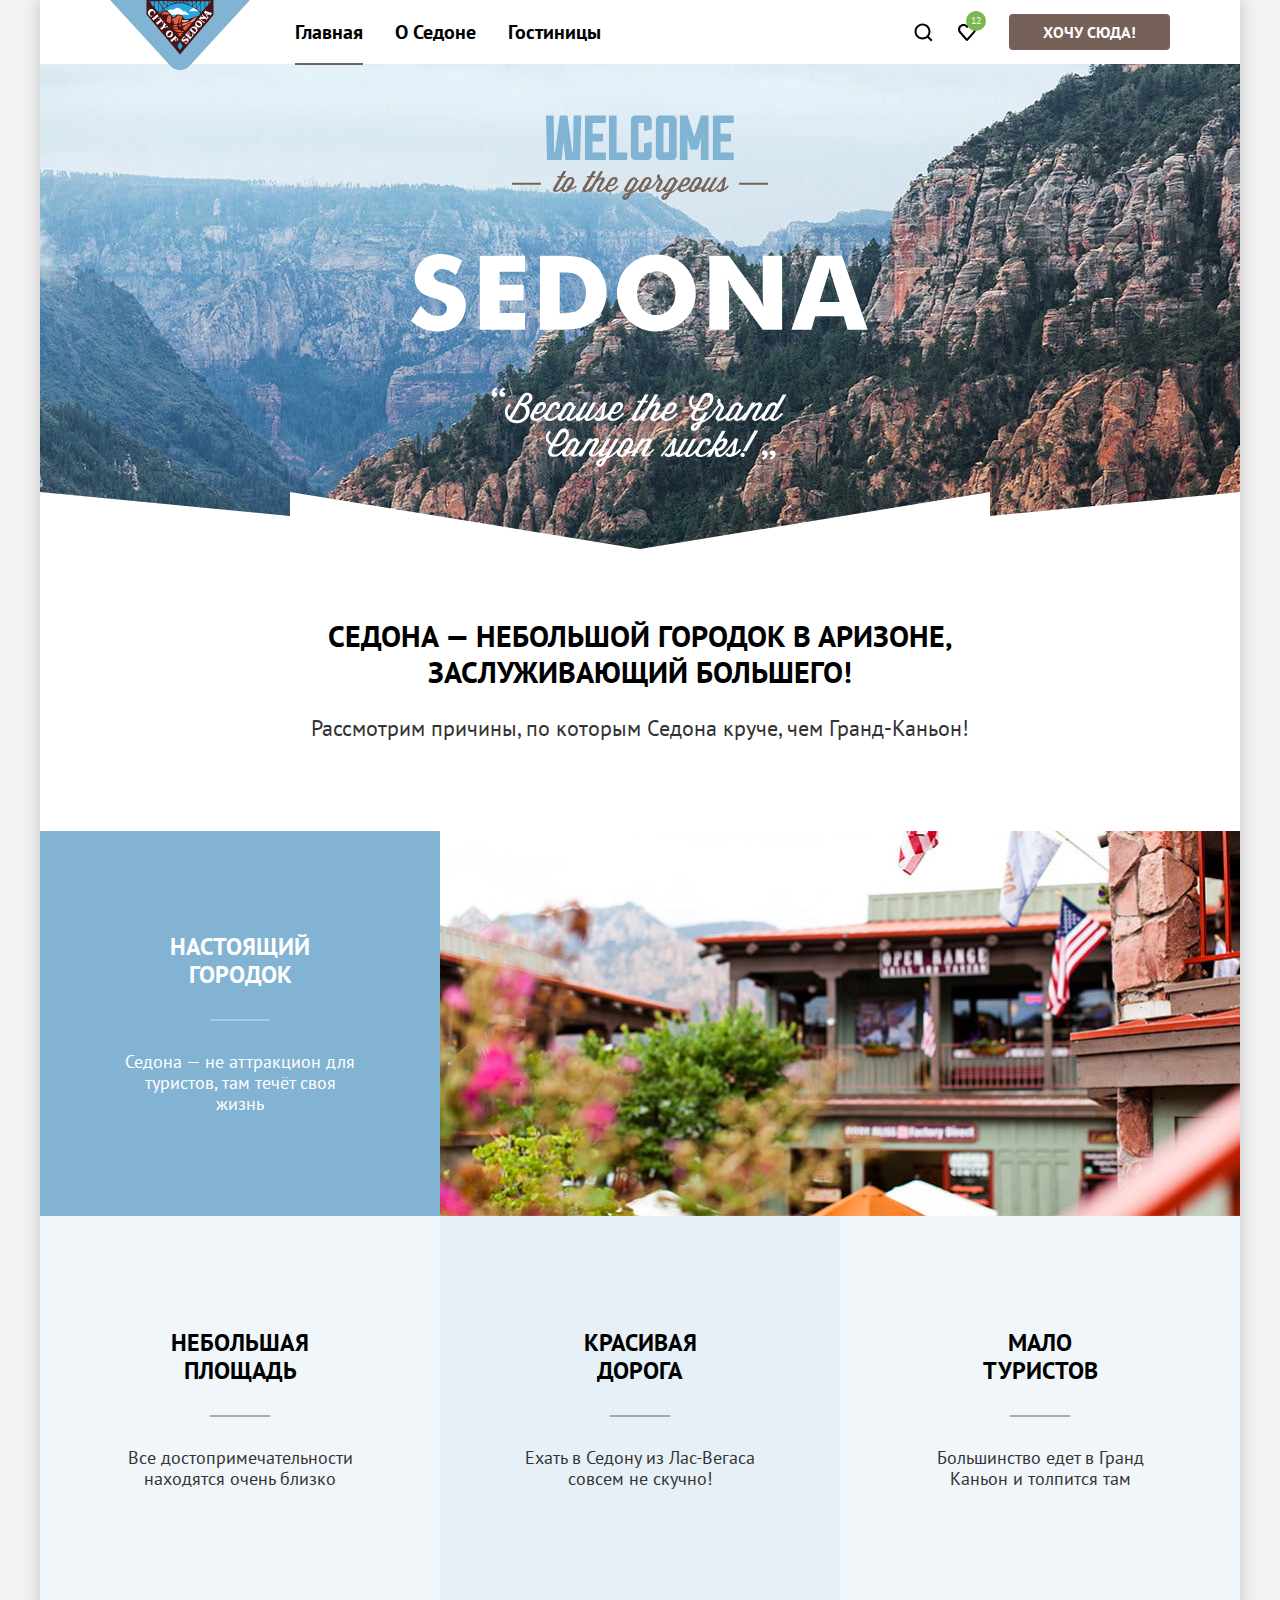
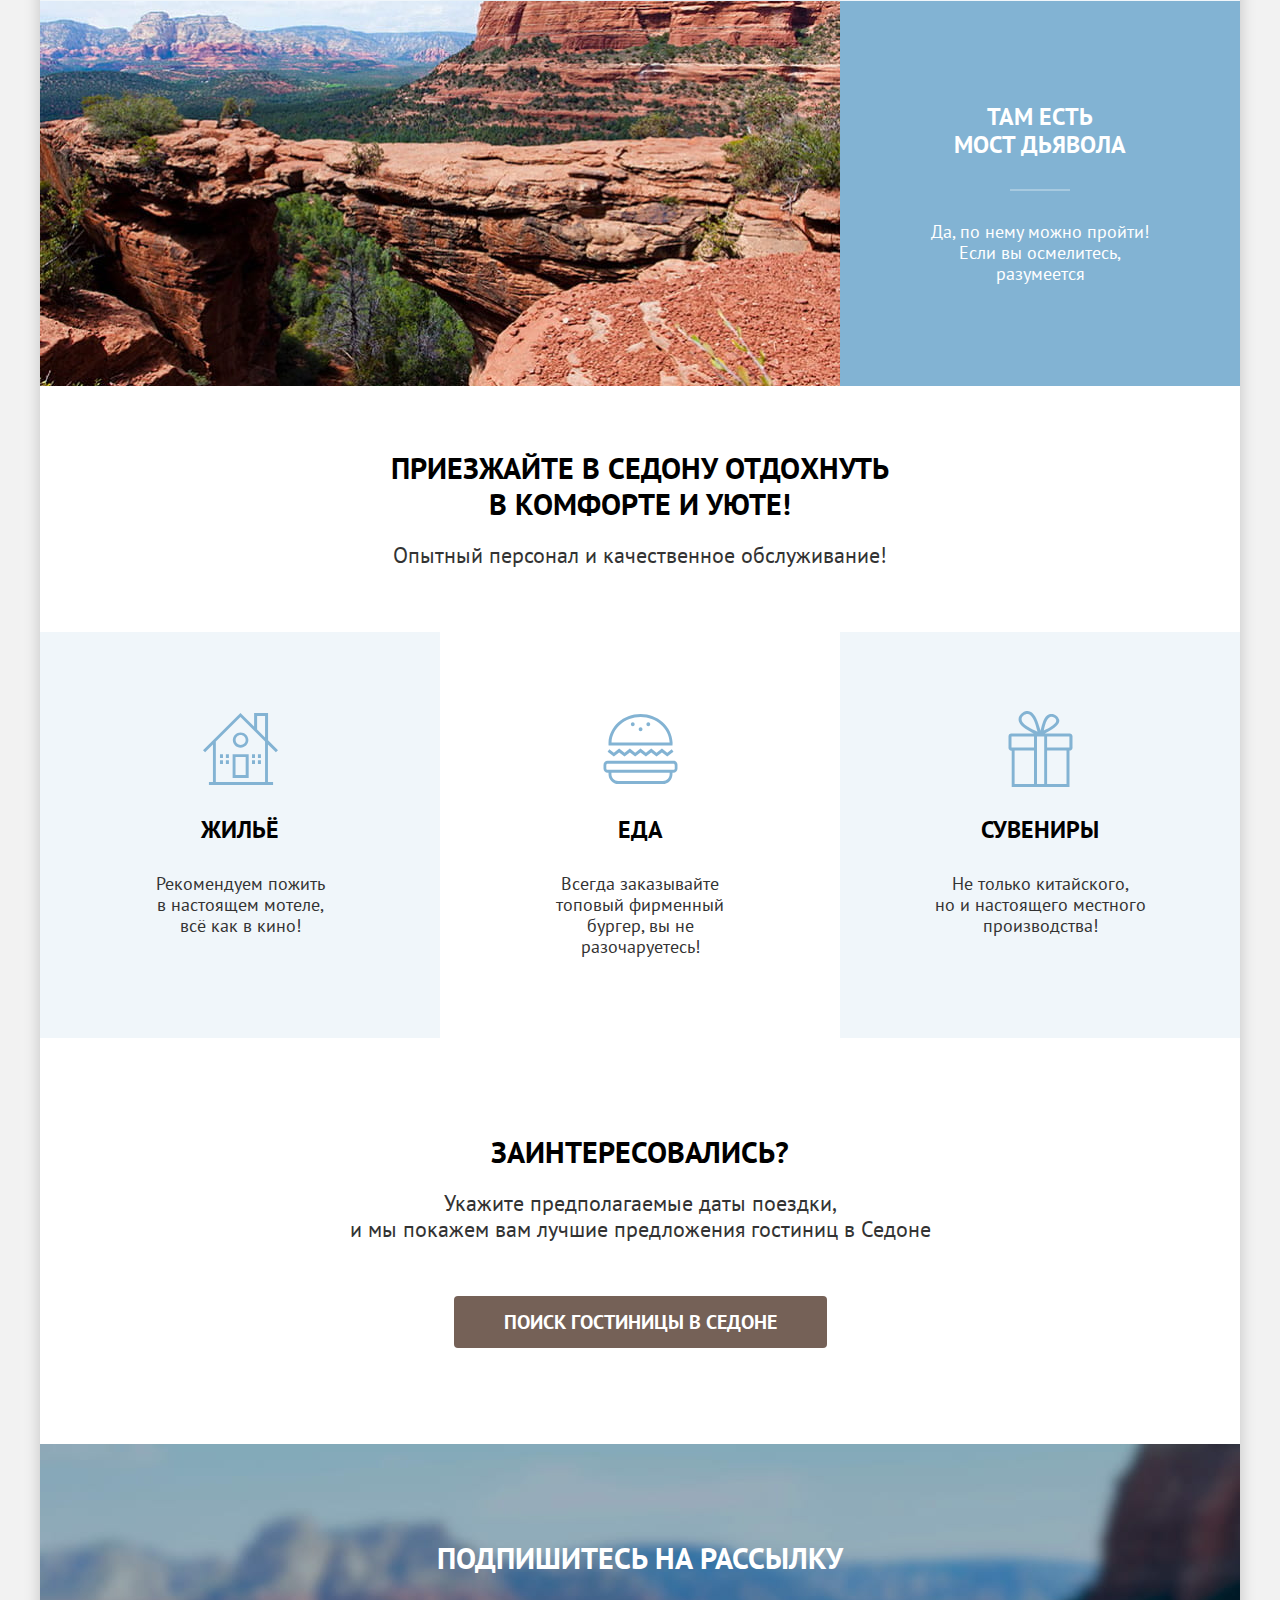
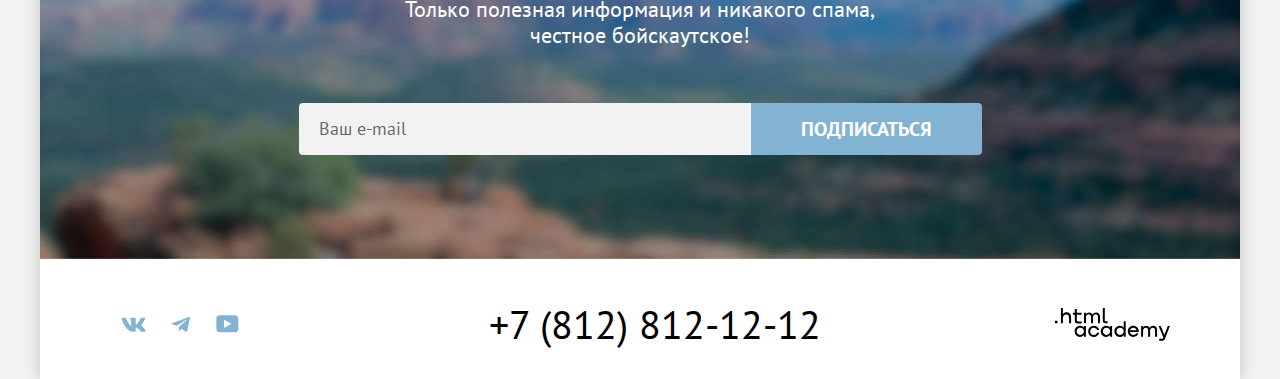
<file: index.html>
<!DOCTYPE html>
<html lang="ru">

  <head>
    <meta charset="UTF-8">
    <meta name="viewport" content="width=device-width, initial-scale=1.0">
    <title>HTML Academy: Седона</title>
    <link rel="stylesheet" href="styles/styles.css">
    <link rel="icon" href="favicon.ico">
    <link rel="icon" type="image/png" href="images/icons/favicon32x32.png">
  </head>

  <body>
    <div class="page-wrapper">
      <header class="main-header" data-test="header">
        <nav class="header-nav">
          <a class="logo" href="index.html">
            <img class="logo-img" src="images/logo-sedona.svg" width="140" height="70" alt="Логотип с надписью City of Sedona">
          </a>
          <!-- Блок ссылок навигации по сайту. Start -->
          <ul class="navigation-site">
            <li>
              <a class="link link--current" aria-current="page">Главная</a>
            </li>
            <li>
              <a class="link" href="#">О Седоне</a>
            </li>
            <li>
              <a class="link" href="catalog.html">Гостиницы</a>
            </li>
          </ul>
          <!-- Блок ссылок навигации по сайту. End -->
          <!-- Блок ссылок меню пользователя. Start -->
          <ul class="menu-user">
            <li class="menu-user__item">
              <a class="link link--ico-search" href="#">
                <span class="visually-hidden">Поиск</span>
              </a>
            </li>
            <li class="menu-user__item">
              <a class="link link--ico-favorites" href="#">
                <span class="visually-hidden">В избранном</span>
                <span class="span-number">12</span>
              </a>
            </li>
          </ul>
          <a class="link link--button-want" href="#">Хочу сюда!</a>
          <!-- Блок ссылок меню пользователя. End -->
        </nav>
      </header>
      <main class="main-container main" data-test="main">
        <section class="hero" data-test="hero">
          <h1 class="visually-hidden">Седона — город в Аризоне</h1>
          <p class="visually-hidden" lang="en">Welcome, to the gorgeous Sedona, <q>because the grand canyon sucks!</q></p>
          <p class="visually-hidden" lang="ru">Переводится как: Добро пожаловать в великолепную Седону, <q>потому что Гранд-Каньон – отстой!</q></p>
          <img class="hero__img" src="images/hero-text.svg" width="458" height="352" alt="" aria-hidden="true">
        </section>
        <section class="advantages" data-test="advantages">
          <p class="advantages__title title">Седона — небольшой городок в Аризоне,<br> заслуживающий большего!</p>
          <h2 class="advantages__desc description">Рассмотрим причины, по которым Седона круче, чем Гранд-Каньон!</h2>
          <ul class="advantages__list">
            <li class="advantages__item-list--wide advantages__item-list--bg-color-blue">
              <div class="advantages__wrapper">
                <h3 class="advantages__subtitle subtitle advantages--tcolor">Настоящий городок</h3>
                <p class="advantages__subdesc subdescription advantages--tcolor">Седона — не аттракцион для туристов, там течёт своя жизнь</p>
              </div>
              <img class="advantages__image" src="images/advantages-image-1.jpg" width="800" height="385" alt="Улица с домами в Седоне, в далеке виднеются горы">
            </li>
            <li class="advantages__item-list advantages__item-list--bg-color-lightgray">
              <h3 class="advantages__subtitle subtitle">Небольшая площадь</h3>
              <p class="advantages__subdesc subdescription">Все достопримечательности находятся очень близко</p>
            </li>
            <li class="advantages__item-list advantages__item-list--bg-color-gray">
              <h3 class="advantages__subtitle subtitle">Красивая<br>дорога</h3>
              <p class="advantages__subdesc subdescription">Ехать в Седону из Лас-Вегаса совсем не скучно!</p>
            </li>
            <li class="advantages__item-list advantages__item-list--bg-color-lightgray">
              <h3 class="advantages__subtitle subtitle">Мало<br>туристов</h3>
              <p class="advantages__subdesc subdescription">Большинство едет в Гранд Каньон и толпится там</p>
            </li>
            <li class="advantages__item-list--wide advantages__item-list--bg-color-blue">
              <img class="advantages__image" src="images/advantages-image-2.jpg" width="800" height="385" alt="Мост дьявола, большая естественная арка в скалах из красного песчаника, образовавшаяся из-за ветра и дождей">
              <div class="advantages__wrapper">
                <h3 class="advantages__subtitle subtitle advantages--tcolor">Там есть<br>мост дьявола</h3>
                <p class="advantages__subdesc subdescription advantages--tcolor">Да, по нему можно пройти! Если вы осмелитесь, разумеется</p>
              </div>
            </li>
          </ul>
        </section>
        <section class="infrastructure" data-test="service">
          <h2 class="visually-hidden">Инфраструктура города Седона</h2>
          <p class="infrastructure__title title">Приезжайте в Седону отдохнуть<br> в комфорте и уюте!</p>
          <p class="infrastructure__desc description">Опытный персонал и качественное обслуживание!</p>
          <ul class="infrastructure__list">
            <li class="infrastructure__item-list infrastructure__ico-house infrastructure__item-list--bg-color-lightgray">
              <h3 class="infrastructure__subtitle subtitle">Жильё</h3>
              <p class="infrastructure__subdesc subdescription">Рекомендуем пожить<br>в настоящем мотеле,<br>всё как в кино!</p>
            </li>
            <li class="infrastructure__item-list infrastructure__ico-food">
              <h3 class="infrastructure__subtitle subtitle">Еда</h3>
              <p class="infrastructure__subdesc subdescription">Всегда заказывайте<br>топовый фирменный бургер, вы не разочаруетесь!</p>
            </li>
            <li class="infrastructure__item-list infrastructure__ico-souvenir infrastructure__item-list--bg-color-lightgray">
              <h3 class="infrastructure__subtitle subtitle">Сувениры</h3>
              <p class="infrastructure__subdesc subdescription">Не только китайского,<br>но и настоящего местного производства!</p>
            </li>
          </ul>
        </section>
        <section class="search" data-test="search">
          <h2 class="visually-hidden">Поиск гостиницы в Cедоне</h2>
          <p class="search__title title">Заинтересовались?</p>
          <p class="search__desc description">Укажите предполагаемые даты поездки,<br> и мы покажем вам лучшие предложения гостиниц в Седоне</p>
          <a class="search__link-button" href="#">Поиск гостиницы в Cедоне</a>
        </section>
        <section class="newsletter" data-test="subscribe">
          <h2 class="newsletter__title title">Подпишитесь на рассылку</h2>
          <p class="newsletter__desc description">Только полезная информация и никакого спама,<br> честное бойскаутское!</p>
          <form class="newsletter__form" action="https://echo.htmlacademy.ru/" method="post">
            <label class="visually-hidden" for="field-email">Напишите ваш e-mail</label>
            <input class="form-newsletter__input" type="email" name="newsletter-input" id="field-email" placeholder="Ваш e-mail" required>
            <button class="form-newsletter__button" type="submit">Подписаться</button>
          </form>
        </section>
      </main>
      <footer class="main-footer" data-test="footer">
        <ul class="footer-list">
          <!-- Блок ссылок на соцсети. Start -->
          <li>
            <ul class="socials-list">
              <li>
                <a class="socials-list__link link-vk" href="https://vk.com/htmlacademy">
                  <span class="visually-hidden">Перейти в VK</span>
                </a>
              </li>
              <li>
                <a class="socials-list__link link-telegram" href="https://t.me/htmlacademy">
                  <span class="visually-hidden">Перейти в Telegram</span>
                </a>
              </li>
              <li>
                <a class="socials-list__link link-youtube" href="https://www.youtube.com/user/htmlacademyru">
                  <span class="visually-hidden">Перейти в Youtube</span>
                </a>
              </li>
            </ul>
          </li>
          <!-- Блок ссылок на соцсети. End -->
          <li>
            <a class="link-phone" href="tel:+78128121212">+7 (812) 812-12-12</a>
          </li>
          <li>
            <a class="link-htmlacademy" href="https://htmlacademy.ru/">
              <span class="visually-hidden">Перейти на сайт Html Academy</span>
            </a>
          </li>
        </ul>
      </footer>
    </div>
    <div class="modal-container modal-container-hidden">
      <div class="modal modal-search-hotel" data-test="modal">
        <h2 class="title modal-search__title">Поиск гостиницы в Седоне</h2>
        <button class="modal-close-button" type="button">
          <span class="visually-hidden">Закрыть</span>
        </button>
        <form class="modal-search-form" action="https://echo.htmlacademy.ru/" method="post">

          <label class="modal__subtitle" for="data-arrival-id">Дата Заезда:</label>
          <div class="modal__wrapper-input">
            <input class="modal__data data-arrival" type="text" name="data-arrival" id="data-arrival-id" value="27 апреля 2020" required>
            <label class="modal__data-icon" for="data-arrival-id" aria-hidden="true"></label>
            <span class="data-note note-error">Мы не можем отправить вас в прошлое.</span>
          </div>

          <label class="modal__subtitle" for="data-out-id">Дата Выезда:</label>
          <div class="modal__wrapper-input">
            <input class="modal__data data-out" type="text" name="data-out" id="data-out-id" value="1 сентября 2023" required>
            <label class="modal__data-icon" for="data-out-id" aria-hidden="true"></label>
            <span class="data-note data-out__note">На эти даты есть свободные номера. Пока есть.</span>
          </div>

          <label class="modal__subtitle modal__subtitle-people" for="number-adult-id">Взрослые:</label>
          <span class="number-input-button input-button-adult">
            <input class="number-people number-adult" type="number" name="number-adult" id="number-adult-id" min="0" value="2" required>
            <button class="number-button number-button-minus" type="button"><span class="visually-hidden">Уменьшить количество взрослых</span></button>
            <button class="number-button number-button-plus" type="button"><span class="visually-hidden">Увеличить количество взрослых</span></button>
          </span>

          <span class="label-tooltip label-tooltip-wrapper">
            <label class="modal__subtitle modal__subtitle-people modal__subtitle-child label-tooltip" for="number-child-id">Дети:</label>
            <span class="tooltip">
              <button class="tooltip-toggle" type="button" aria-labelledby="tooltip-label-date"></button>
              <span class="tooltip-text" role="tooltip" id="tooltip-label-date">Укажите количество детей, которые будут с вами, возраст которых от 6 до 18 лет. Дети до 6 лет размещаются бесплатно.</span>
            </span>
          </span>
          <span class="number-input-button input-button-child">
            <input class="number-people number-child" type="number" name="number-child" id="number-child-id" min="0" value="2" required>
            <button class="number-button number-button-minus" type="button"><span class="visually-hidden">Уменьшить количество детей</span></button>
            <button class="number-button number-button-plus" type="button"><span class="visually-hidden">Увеличить количество детей</span></button>
          </span>

          <button class="modal__submit" type="submit">Найти</button>

        </form>
      </div>
    </div>
  </body>

</html>
</file>
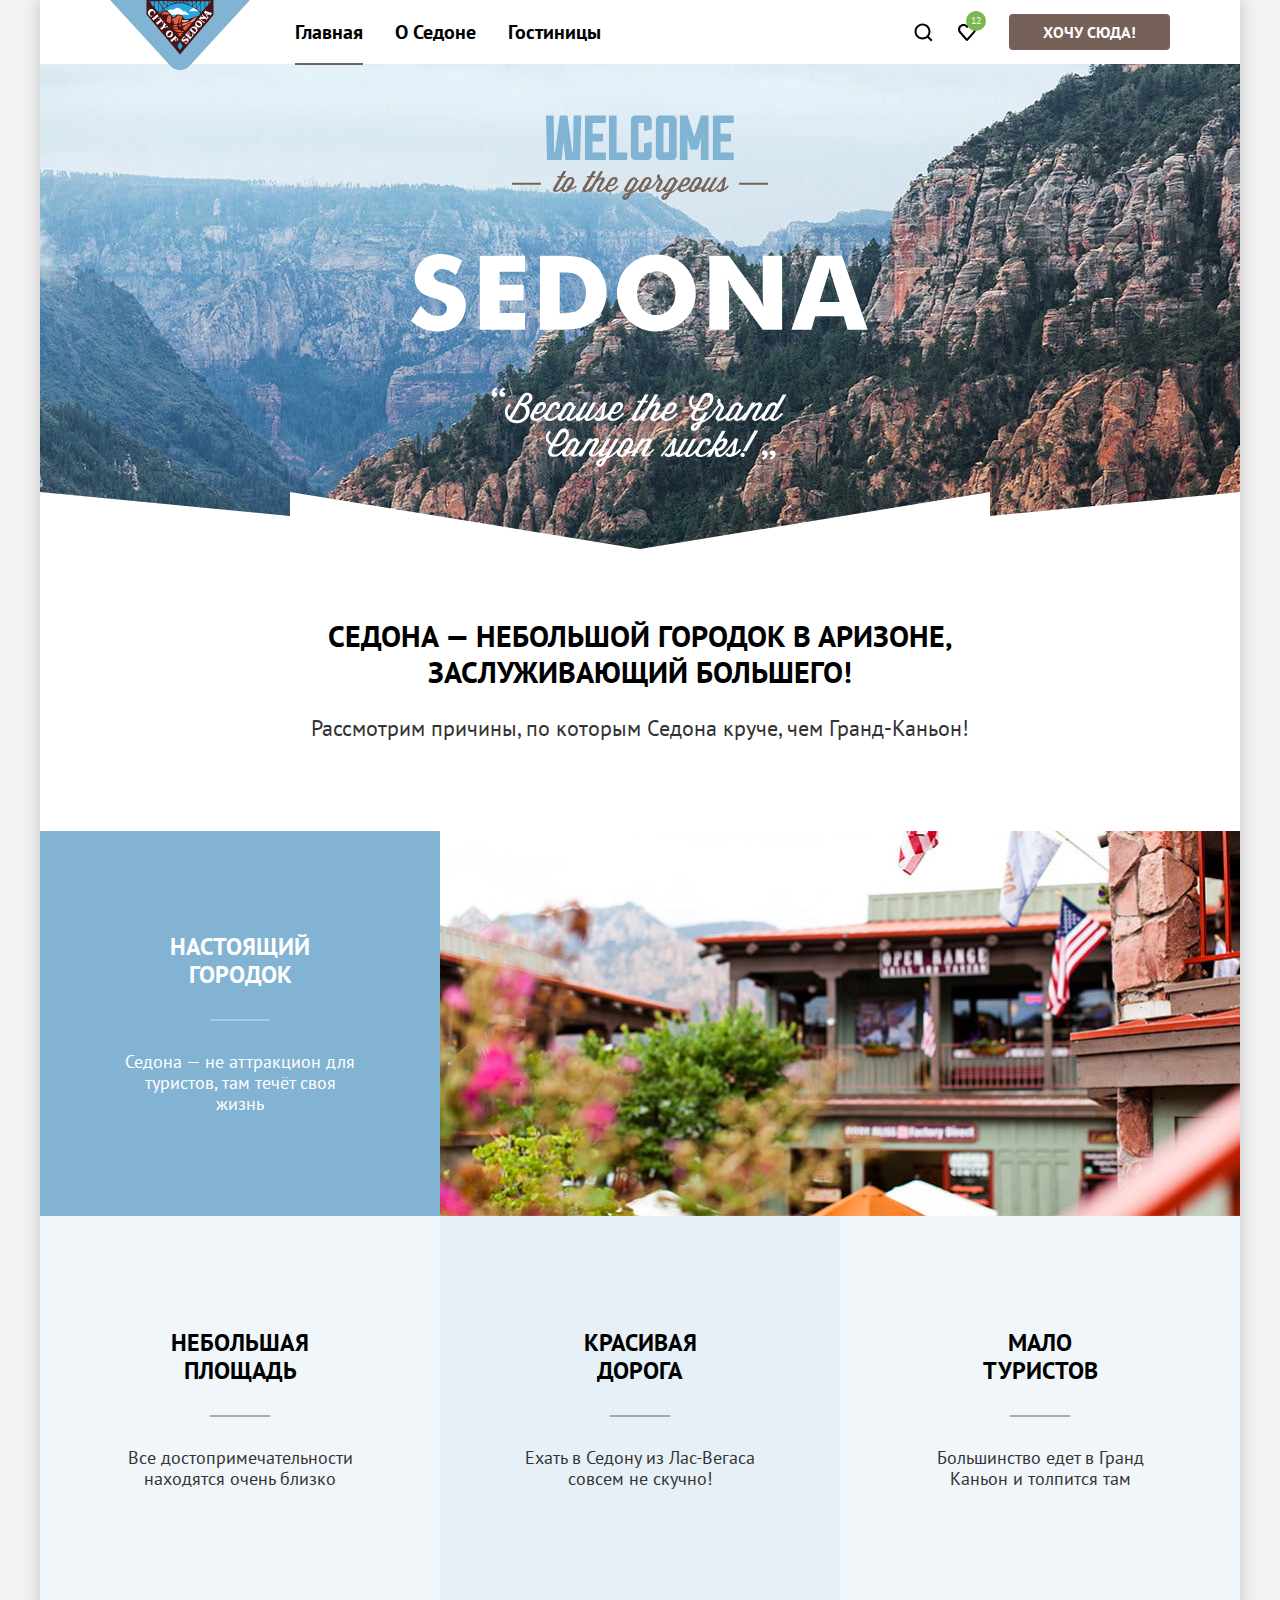
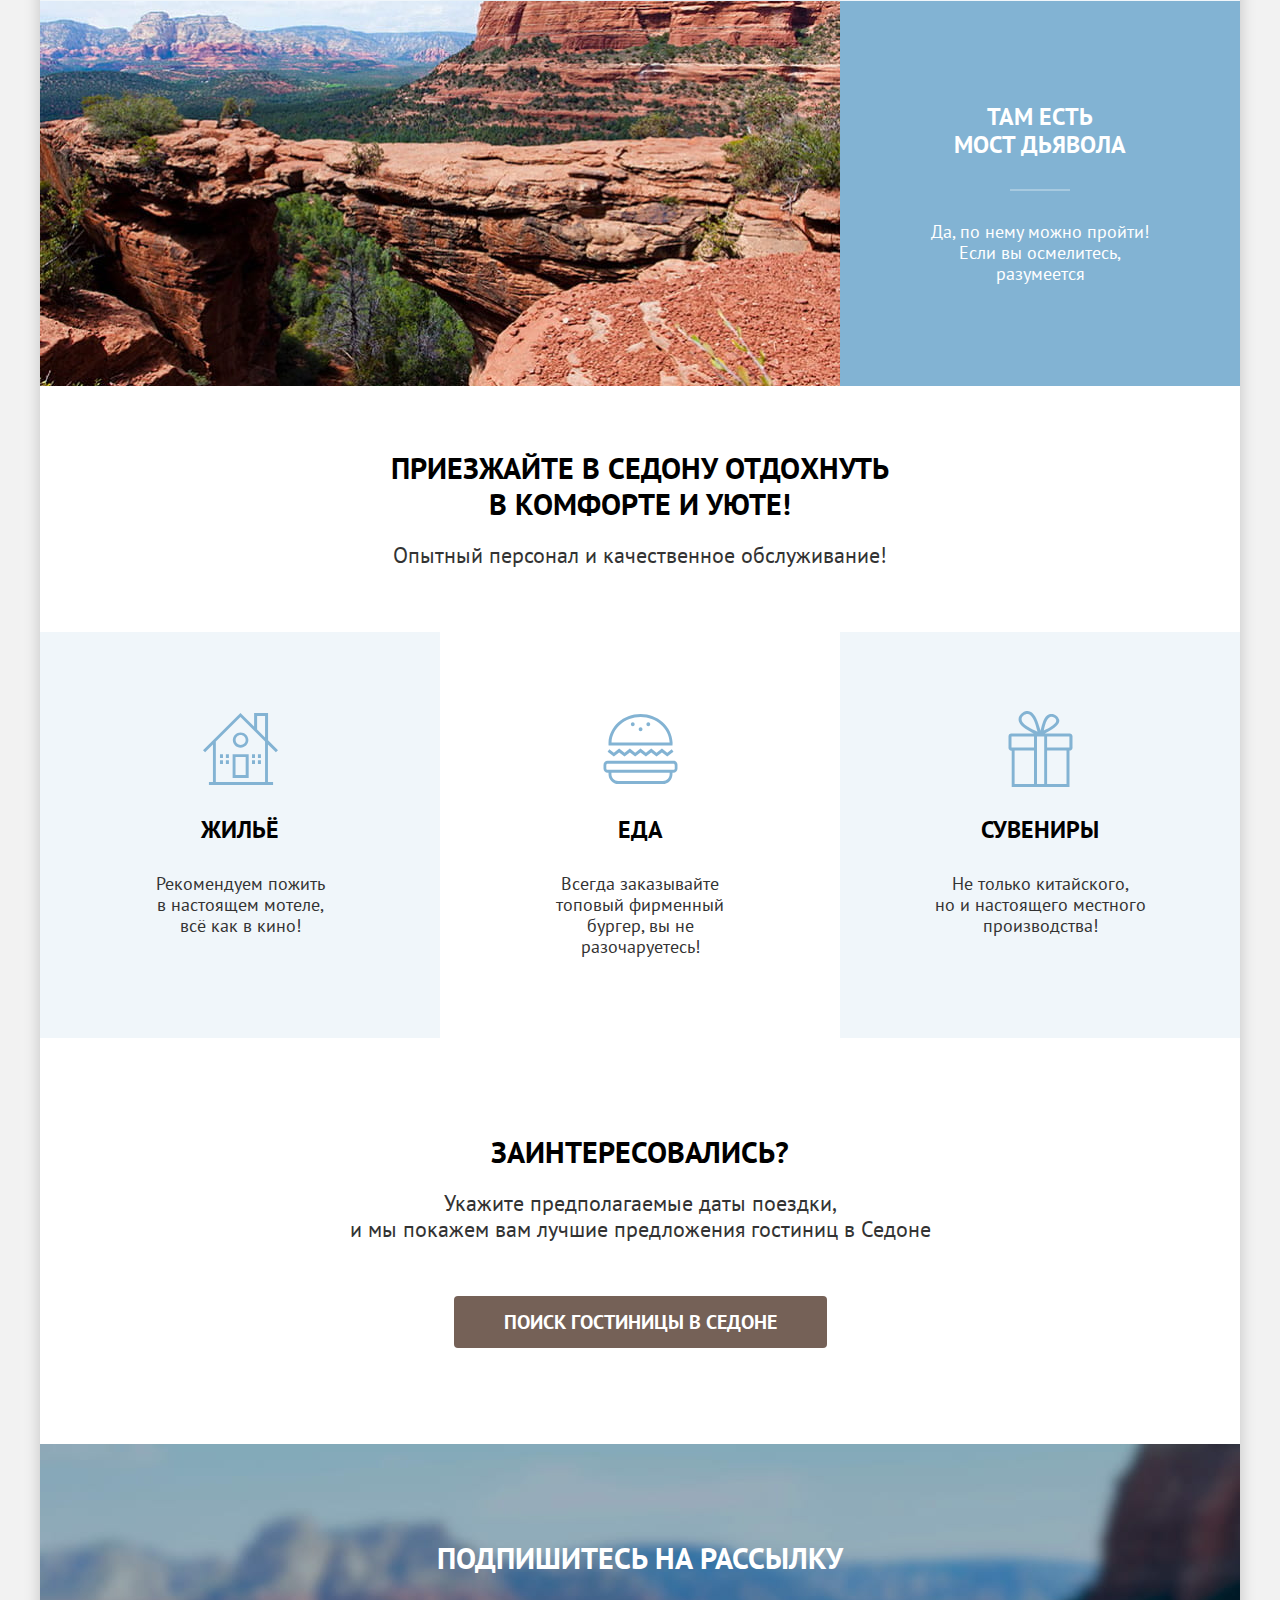
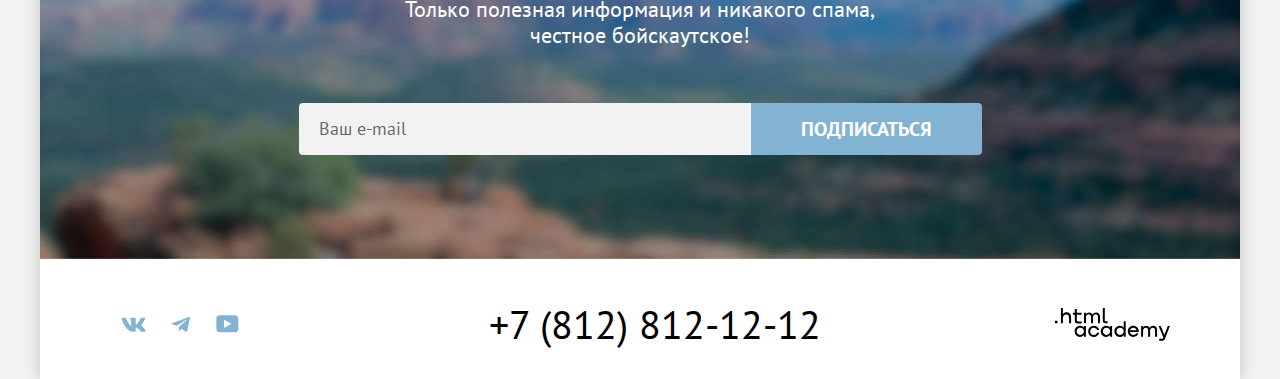
<file: 1/index.html>
<!DOCTYPE html>
<html lang="ru">

  <head>
    <meta charset="UTF-8">
    <meta name="viewport" content="width=device-width, initial-scale=1.0">
    <title>HTML Academy: Седона</title>
    <link rel="stylesheet" href="styles/styles.css">
    <link rel="icon" href="favicon.ico">
    <link rel="icon" type="image/png" href="images/icons/favicon32x32.png">
    <base href="https://htmlacademy-htmlcss.github.io/2165163-sedona-39/1/">
</head>

  <body>
    <div class="page-wrapper">
      <header class="main-header" data-test="header">
        <nav class="header-nav">
          <a class="logo" href="index.html">
            <img class="logo-img" src="images/logo-sedona.svg" width="140" height="70" alt="Логотип с надписью City of Sedona">
          </a>
          <!-- Блок ссылок навигации по сайту. Start -->
          <ul class="navigation-site">
            <li>
              <a class="link link--current" aria-current="page">Главная</a>
            </li>
            <li>
              <a class="link" href="#">О Седоне</a>
            </li>
            <li>
              <a class="link" href="catalog.html">Гостиницы</a>
            </li>
          </ul>
          <!-- Блок ссылок навигации по сайту. End -->
          <!-- Блок ссылок меню пользователя. Start -->
          <ul class="menu-user">
            <li class="menu-user__item">
              <a class="link link--ico-search" href="#">
                <span class="visually-hidden">Поиск</span>
              </a>
            </li>
            <li class="menu-user__item">
              <a class="link link--ico-favorites" href="#">
                <span class="visually-hidden">В избранном</span>
                <span class="span-number">12</span>
              </a>
            </li>
          </ul>
          <a class="link link--button-want" href="#">Хочу сюда!</a>
          <!-- Блок ссылок меню пользователя. End -->
        </nav>
      </header>
      <main class="main-container main" data-test="main">
        <section class="hero" data-test="hero">
          <h1 class="visually-hidden">Седона — город в Аризоне</h1>
          <p class="visually-hidden" lang="en">Welcome, to the gorgeous Sedona, <q>because the grand canyon sucks!</q></p>
          <p class="visually-hidden" lang="ru">Переводится как: Добро пожаловать в великолепную Седону, <q>потому что Гранд-Каньон – отстой!</q></p>
          <img class="hero__img" src="images/hero-text.svg" width="458" height="352" alt="" aria-hidden="true">
        </section>
        <section class="advantages" data-test="advantages">
          <p class="advantages__title title">Седона — небольшой городок в Аризоне,<br> заслуживающий большего!</p>
          <h2 class="advantages__desc description">Рассмотрим причины, по которым Седона круче, чем Гранд-Каньон!</h2>
          <ul class="advantages__list">
            <li class="advantages__item-list--wide advantages__item-list--bg-color-blue">
              <div class="advantages__wrapper">
                <h3 class="advantages__subtitle subtitle advantages--tcolor">Настоящий городок</h3>
                <p class="advantages__subdesc subdescription advantages--tcolor">Седона — не аттракцион для туристов, там течёт своя жизнь</p>
              </div>
              <img class="advantages__image" src="images/advantages-image-1.jpg" width="800" height="385" alt="Улица с домами в Седоне, в далеке виднеются горы">
            </li>
            <li class="advantages__item-list advantages__item-list--bg-color-lightgray">
              <h3 class="advantages__subtitle subtitle">Небольшая площадь</h3>
              <p class="advantages__subdesc subdescription">Все достопримечательности находятся очень близко</p>
            </li>
            <li class="advantages__item-list advantages__item-list--bg-color-gray">
              <h3 class="advantages__subtitle subtitle">Красивая<br>дорога</h3>
              <p class="advantages__subdesc subdescription">Ехать в Седону из Лас-Вегаса совсем не скучно!</p>
            </li>
            <li class="advantages__item-list advantages__item-list--bg-color-lightgray">
              <h3 class="advantages__subtitle subtitle">Мало<br>туристов</h3>
              <p class="advantages__subdesc subdescription">Большинство едет в Гранд Каньон и толпится там</p>
            </li>
            <li class="advantages__item-list--wide advantages__item-list--bg-color-blue">
              <img class="advantages__image" src="images/advantages-image-2.jpg" width="800" height="385" alt="Мост дьявола, большая естественная арка в скалах из красного песчаника, образовавшаяся из-за ветра и дождей">
              <div class="advantages__wrapper">
                <h3 class="advantages__subtitle subtitle advantages--tcolor">Там есть<br>мост дьявола</h3>
                <p class="advantages__subdesc subdescription advantages--tcolor">Да, по нему можно пройти! Если вы осмелитесь, разумеется</p>
              </div>
            </li>
          </ul>
        </section>
        <section class="infrastructure" data-test="service">
          <h2 class="visually-hidden">Инфраструктура города Седона</h2>
          <p class="infrastructure__title title">Приезжайте в Седону отдохнуть<br> в комфорте и уюте!</p>
          <p class="infrastructure__desc description">Опытный персонал и качественное обслуживание!</p>
          <ul class="infrastructure__list">
            <li class="infrastructure__item-list infrastructure__ico-house infrastructure__item-list--bg-color-lightgray">
              <h3 class="infrastructure__subtitle subtitle">Жильё</h3>
              <p class="infrastructure__subdesc subdescription">Рекомендуем пожить<br>в настоящем мотеле,<br>всё как в кино!</p>
            </li>
            <li class="infrastructure__item-list infrastructure__ico-food">
              <h3 class="infrastructure__subtitle subtitle">Еда</h3>
              <p class="infrastructure__subdesc subdescription">Всегда заказывайте<br>топовый фирменный бургер, вы не разочаруетесь!</p>
            </li>
            <li class="infrastructure__item-list infrastructure__ico-souvenir infrastructure__item-list--bg-color-lightgray">
              <h3 class="infrastructure__subtitle subtitle">Сувениры</h3>
              <p class="infrastructure__subdesc subdescription">Не только китайского,<br>но и настоящего местного производства!</p>
            </li>
          </ul>
        </section>
        <section class="search" data-test="search">
          <h2 class="visually-hidden">Поиск гостиницы в Cедоне</h2>
          <p class="search__title title">Заинтересовались?</p>
          <p class="search__desc description">Укажите предполагаемые даты поездки,<br> и мы покажем вам лучшие предложения гостиниц в Седоне</p>
          <a class="search__link-button" href="#">Поиск гостиницы в Cедоне</a>
        </section>
        <section class="newsletter" data-test="subscribe">
          <h2 class="newsletter__title title">Подпишитесь на рассылку</h2>
          <p class="newsletter__desc description">Только полезная информация и никакого спама,<br> честное бойскаутское!</p>
          <form class="newsletter__form" action="https://echo.htmlacademy.ru/" method="post">
            <label class="visually-hidden" for="field-email">Напишите ваш e-mail</label>
            <input class="form-newsletter__input" type="email" name="newsletter-input" id="field-email" placeholder="Ваш e-mail" required>
            <button class="form-newsletter__button" type="submit">Подписаться</button>
          </form>
        </section>
      </main>
      <footer class="main-footer" data-test="footer">
        <ul class="footer-list">
          <!-- Блок ссылок на соцсети. Start -->
          <li>
            <ul class="socials-list">
              <li>
                <a class="socials-list__link link-vk" href="https://vk.com/htmlacademy">
                  <span class="visually-hidden">Перейти в VK</span>
                </a>
              </li>
              <li>
                <a class="socials-list__link link-telegram" href="https://t.me/htmlacademy">
                  <span class="visually-hidden">Перейти в Telegram</span>
                </a>
              </li>
              <li>
                <a class="socials-list__link link-youtube" href="https://www.youtube.com/user/htmlacademyru">
                  <span class="visually-hidden">Перейти в Youtube</span>
                </a>
              </li>
            </ul>
          </li>
          <!-- Блок ссылок на соцсети. End -->
          <li>
            <a class="link-phone" href="tel:+78128121212">+7 (812) 812-12-12</a>
          </li>
          <li>
            <a class="link-htmlacademy" href="https://htmlacademy.ru/">
              <span class="visually-hidden">Перейти на сайт Html Academy</span>
            </a>
          </li>
        </ul>
      </footer>
    </div>
    <div class="modal-container modal-container-hidden">
      <div class="modal modal-search-hotel" data-test="modal">
        <h2 class="title modal-search__title">Поиск гостиницы в Седоне</h2>
        <button class="modal-close-button" type="button">
          <span class="visually-hidden">Закрыть</span>
        </button>
        <form class="modal-search-form" action="https://echo.htmlacademy.ru/" method="post">

          <label class="modal__subtitle" for="data-arrival-id">Дата Заезда:</label>
          <div class="modal__wrapper-input">
            <input class="modal__data data-arrival" type="text" name="data-arrival" id="data-arrival-id" value="27 апреля 2020" required>
            <label class="modal__data-icon" for="data-arrival-id" aria-hidden="true"></label>
            <span class="data-note note-error" style="visibility: visible;">Мы не можем отправить вас в прошлое.</span>
          </div>

          <label class="modal__subtitle" for="data-out-id">Дата Выезда:</label>
          <div class="modal__wrapper-input">
            <input class="modal__data data-out" type="text" name="data-out" id="data-out-id" value="1 сентября 2023" required>
            <label class="modal__data-icon" for="data-out-id" aria-hidden="true"></label>
            <span class="data-note data-out__note" style="visibility: visible;">На эти даты есть свободные номера. Пока есть.</span>
          </div>

          <label class="modal__subtitle modal__subtitle-people" for="number-adult-id">Взрослые:</label>
          <span class="number-input-button input-button-adult">
            <input class="number-people number-adult" type="number" name="number-adult" id="number-adult-id" min="0" value="2" required>
            <button class="number-button number-button-minus" type="button"><span class="visually-hidden">Уменьшить количество взрослых</span></button>
            <button class="number-button number-button-plus" type="button"><span class="visually-hidden">Увеличить количество взрослых</span></button>
          </span>

          <span class="label-tooltip label-tooltip-wrapper">
            <label class="modal__subtitle modal__subtitle-people modal__subtitle-child label-tooltip" for="number-child-id">Дети:</label>
            <span class="tooltip">
              <button class="tooltip-toggle" type="button" aria-labelledby="tooltip-label-date"></button>
              <span class="tooltip-text" role="tooltip" id="tooltip-label-date">Укажите количество детей, которые будут с вами, возраст которых от 6 до 18 лет. Дети до 6 лет размещаются бесплатно.</span>
            </span>
          </span>
          <span class="number-input-button input-button-child">
            <input class="number-people number-child" type="number" name="number-child" id="number-child-id" min="0" value="2" required>
            <button class="number-button number-button-minus" type="button"><span class="visually-hidden">Уменьшить количество детей</span></button>
            <button class="number-button number-button-plus" type="button"><span class="visually-hidden">Увеличить количество детей</span></button>
          </span>

          <button class="modal__submit" type="submit">Найти</button>

        </form>
      </div>
    </div>
  </body>

</html>
</file>
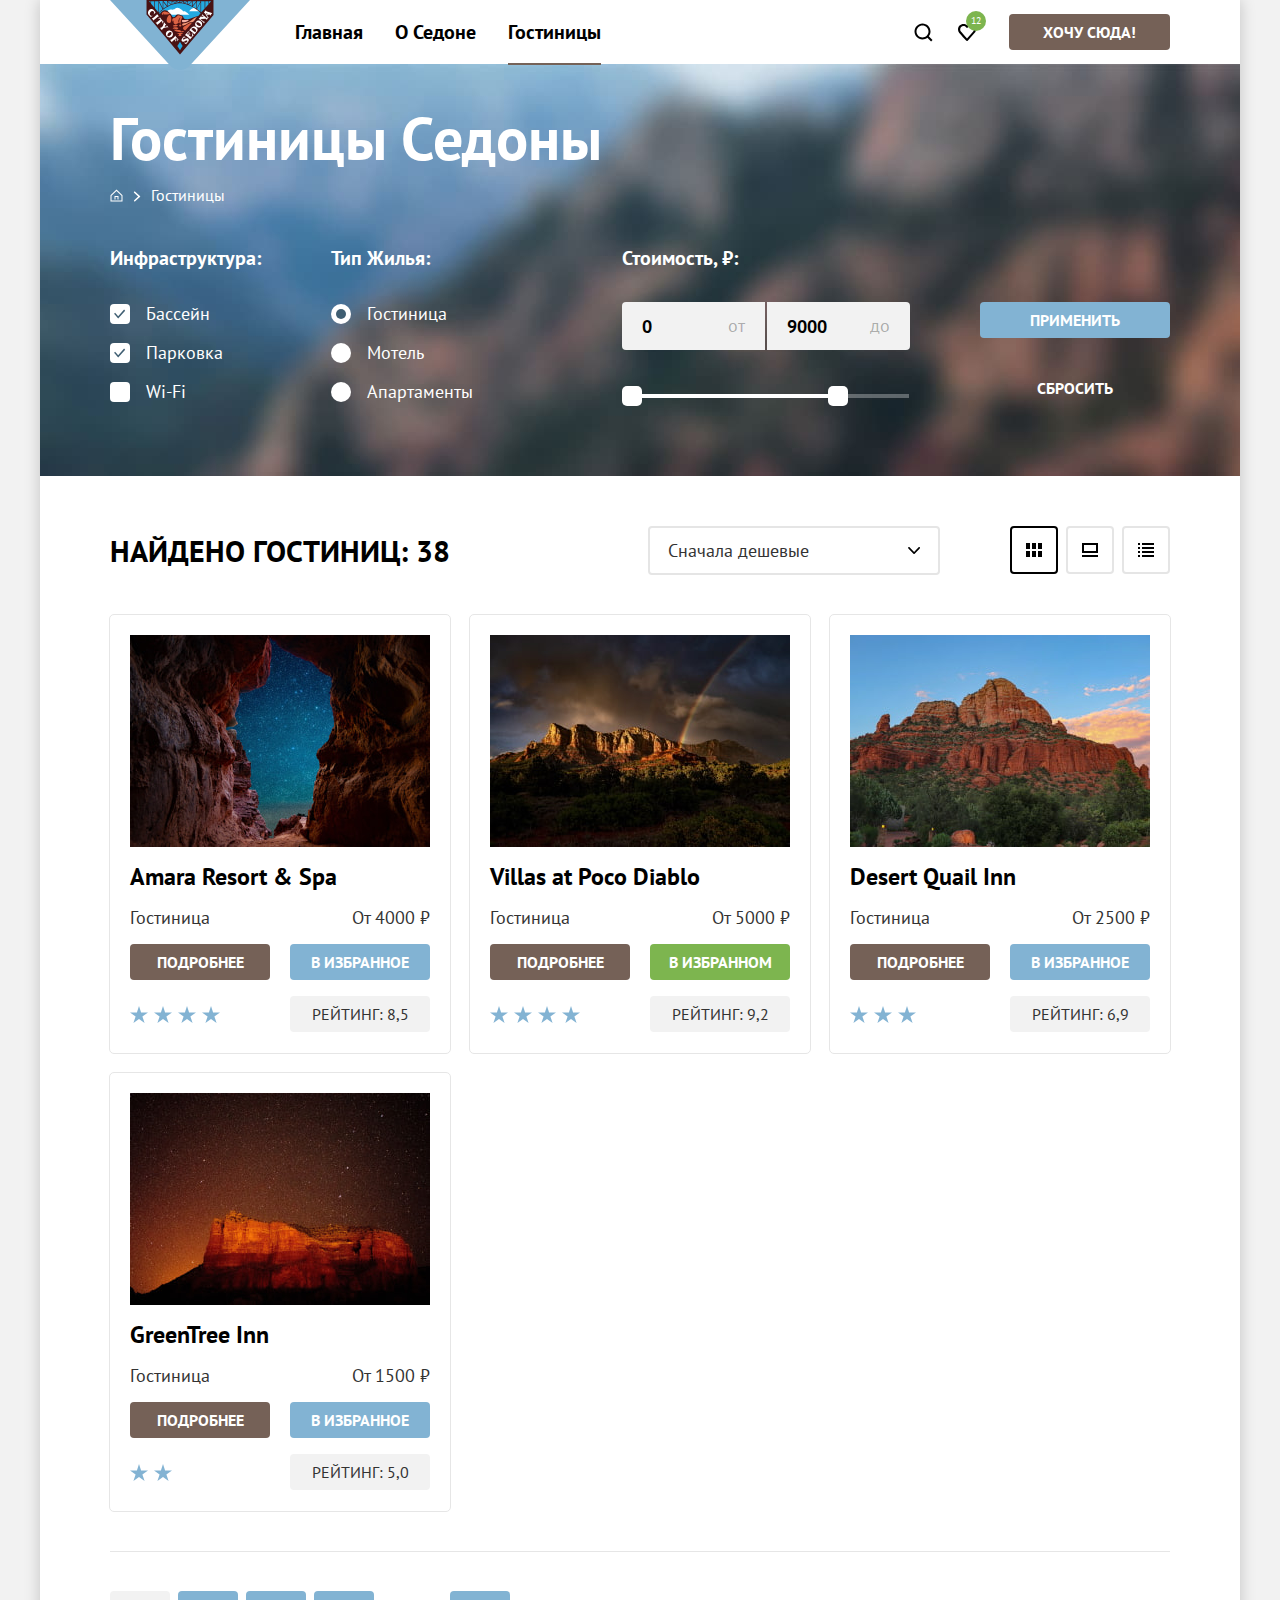
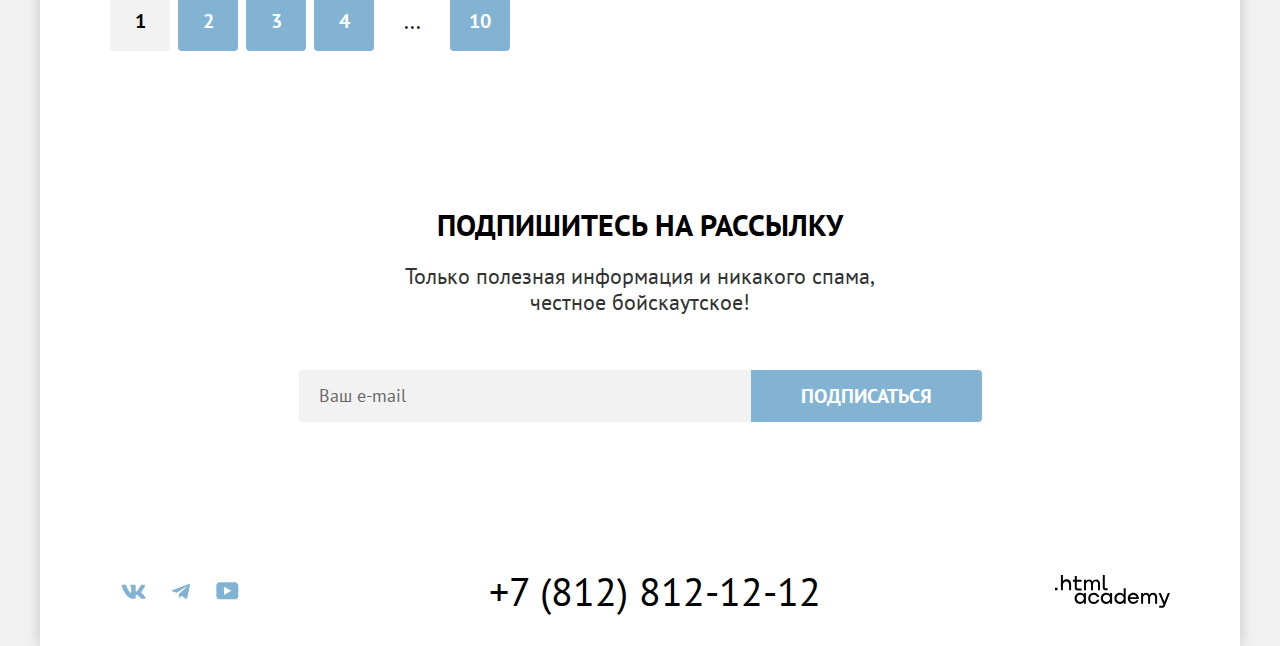
<file: catalog.html>
<!DOCTYPE html>
<html lang="ru">

  <head>
    <meta charset="UTF-8">
    <meta name="viewport" content="width=device-width, initial-scale=1.0">
    <title>HTML Academy: Седона. Каталог</title>
    <link rel="stylesheet" href="styles/styles.css">
    <link rel="icon" href="favicon.ico">
    <link rel="icon" type="image/png" href="images/icons/favicon32x32.png">
  </head>

  <body>
    <div class="page-wrapper">
      <header class="main-header" data-test="header">
        <nav class="header-nav">
          <a class="logo" href="index.html">
            <img class="logo-img" src="images/logo-sedona.svg" width="140" height="70" alt="Логотип с надписью City of Sedona">
          </a>
          <!-- Блок ссылок навигации по сайту. Start -->
          <ul class="navigation-site">
            <li>
              <a class="link" href="index.html">Главная</a>
            </li>
            <li>
              <a class="link" href="#">О Седоне</a>
            </li>
            <li>
              <a class="link link--current" aria-current="page">Гостиницы</a>
            </li>
          </ul>
          <!-- Блок ссылок навигации по сайту. End -->
          <!-- Блок ссылок меню пользователя. Start -->
          <ul class="menu-user">
            <li class="menu-user__item">
              <a class="link link--ico-search" href="#">
                <span class="visually-hidden">Поиск</span>
              </a>
            </li>
            <li class="menu-user__item">
              <a class="link link--ico-favorites" href="#">
                <span class="visually-hidden">В избранном</span>
                <span class="span-number">12</span>
              </a>
            </li>
          </ul>
          <a class="link link--button-want" href="#">Хочу сюда!</a>
          <!-- Блок ссылок меню пользователя. End -->
        </nav>
      </header>
      <main class="main-container inner-page-catalog" data-test="main">
        <!-- Блок с поиском жилья по критериям. Start -->
        <section class="search-catalog" data-test="filter">
          <h1 class="search-catalog__title">Гостиницы Седоны</h1>
          <ol class="search-catalog__path">
            <li class="path__item">
              <a class="path__link" href="index.html">
                <span class="visually-hidden">Главная страница</span>
              </a>
            </li>
            <li class="path__item">
              <a class="path__link" aria-current="page">Гостиницы</a>
            </li>
          </ol>
          <span class="visually-hidden">Укажите критерии поиска жилья</span>
          <form class="form-search-catalog" action="https://echo.htmlacademy.ru/" method="post">
            <fieldset class="block-filter block-filter-infrastructure">
              <legend class="block-filter__subtitle">Инфраструктура:</legend>

              <input class="input-checkbox input--visually-hidden" type="checkbox" name="checkbox-pool" id="checkbox-pool-id" checked>
              <label class="block-filter__desc-input" for="checkbox-pool-id">Бассейн</label>

              <input class="input-checkbox input--visually-hidden" type="checkbox" name="checkbox-parking" id="checkbox-parking-id" checked>
              <label class="block-filter__desc-input" for="checkbox-parking-id">Парковка</label>

              <input class="input-checkbox input--visually-hidden" type="checkbox" name="checkbox-wifi" id="checkbox-wifi-id">
              <label class="block-filter__desc-input" for="checkbox-wifi-id">Wi-Fi</label>
            </fieldset>
            <fieldset class="block-filter block-filter-housing">
              <legend class="block-filter__subtitle">Тип Жилья:</legend>

              <input class="input-radio input--visually-hidden" type="radio" name="input-housing" value="hotel" id="input-housing-hotel-id" checked>
              <label class="block-filter__desc-input" for="input-housing-hotel-id">Гостиница</label>

              <input class="input-radio input--visually-hidden" type="radio" name="input-housing" value="motel" id="input-housing-motel-id">
              <label class="block-filter__desc-input" for="input-housing-motel-id">Мотель</label>

              <input class="input-radio input--visually-hidden" type="radio" name="input-housing" value="apartments" id="input-housing-apartments-id">
              <label class="block-filter__desc-input" for="input-housing-apartments-id">Апартаменты</label>
            </fieldset>
            <fieldset class="block-filter block-filter-price">
              <legend class="block-filter__subtitle">Стоимость, ₽:</legend>
              <div class="wrapper-input-price">
                <label class="filter__label-price filter__label-price--min" for="price-min-id"><span class="visually-hidden">Укажите порог цены.</span>от</label>
                <input class="filter__input-price filter__input-price-min" type="number" name="price-min" id="price-min-id" value="0" min="0">

                <label class="filter__label-price filter__label-price--max" for="price-max-id"><span class="visually-hidden">Укажите порог цены.</span>до</label>
                <input class="filter__input-price filter__input-price-max" type="number" name="price-max" id="price-max-id" value="9000" min="0">
              </div>
              <div class="price-range">
                <div class="price-range-bar">
                  <button class="range-toggle range-toggle-min" type="button">
                    <span class="visually-hidden">Укажите минимальную цену</span>
                  </button>
                  <button class="range-toggle range-toggle-max" type="button">
                    <span class="visually-hidden">Укажите максимальную цену</span>
                  </button>
                </div>
              </div>
            </fieldset>
            <fieldset class="block-filter block-button">
              <button class="filter__button-submit" type="submit">Применить</button>
              <button class="filter__button-reset" type="reset">Сбросить</button>
            </fieldset>
          </form>
        </section>
        <!-- Блок с поиском жилья по критериям. End -->
        <!-- Каталог с карточками жилья. Start -->
        <section class="catalog" data-test="catalog">
          <!-- Блок с вариантами сортировки карточек жилья. Start -->
          <div class="catalog-filters">
            <h2 class="catalog__title title">Найдено гостиниц: <span class="catalog-filters__result-number">38</span></h2>
            <select class="button-sorting" name="sorting" aria-label="Сортировка карточек жилья">
              <option value="cheap">Сначала дешевые</option>
              <option value="expensive">Сначала дорогие</option>
              <option value="expensive">Сначала с высоким рейтингом</option>
            </select>
            <ul class="view-items">
              <li>
                <a class="button-view button-view-table button-view--current" aria-current="page">
                  <span class="visually-hidden">Смотреть в виде сетки</span>
                </a>
              </li>
              <li>
                <a class="button-view button-view-extended" href="#">
                  <span class="visually-hidden">Смотреть с подробностями</span>
                </a>
              </li>
              <li>
                <a class="button-view button-view-list" href="#">
                  <span class="visually-hidden">Смотреть списком</span>
                </a>
              </li>
            </ul>
          </div>
          <!-- Блок с вариантами сортировки карточек жилья. End -->
          <!-- Блок со списком карточек жилья. Start -->
          <ul class="catalog-items">
            <li class="catalog-item">
              <a class="catalog-item__link" href="#" tabindex="-1">
                <img class="catalog-item__image" src="images/catalog/amara-resort-spa.jpg" width="300" height="212" alt="Голубое звездное небо в расщелине гор">
              </a>
              <a class="catalog-item__link" href="#" tabindex="-1">
                <h3 class="catalog-item__title subtitle">Amara Resort & Spa</h3>
              </a>
              <span>Гостиница</span>
              <span class="catalog-item__price">От 4000 ₽</span>
              <a class="catalog-item__link-button link-button--details" href="#">подробнее</a>
              <a class="catalog-item__link-button link-button--favorites" href="#">в избранное</a>
              <ul class="catalog-item__stars">
                <li class="visually-hidden">Рейтинг 4 звезды</li>
                <li class="catalog-item__star"></li>
                <li class="catalog-item__star"></li>
                <li class="catalog-item__star"></li>
                <li class="catalog-item__star"></li>
              </ul>
              <a class="catalog-item__link-button link-button--rating">Рейтинг: 8,5</a>
            </li>
            <li class="catalog-item">
              <a class="catalog-item__link" href="#" tabindex="-1">
                <img class="catalog-item__image" src="images/catalog/villas-poco-diablo.jpg" width="300" height="212" alt="Радуга на фоне облачного неба выходящая из-за гор">
              </a>
              <a class="catalog-item__link" href="#" tabindex="-1">
                <h3 class="catalog-item__title subtitle">Villas at Poco Diablo</h3>
              </a>
              <span>Гостиница</span>
              <span class="catalog-item__price">От 5000 ₽</span>
              <a class="catalog-item__link-button link-button--details" href="#">подробнее</a>
              <a class="catalog-item__link-button link-button--favorites-added" href="#">в избранном</a>
              <ul class="catalog-item__stars">
                <li class="visually-hidden">Рейтинг 4 звезды</li>
                <li class="catalog-item__star"></li>
                <li class="catalog-item__star"></li>
                <li class="catalog-item__star"></li>
                <li class="catalog-item__star"></li>
              </ul>
              <a class="catalog-item__link-button link-button--rating">Рейтинг: 9,2</a>
            </li>
            <li class="catalog-item">
              <a class="catalog-item__link" href="#" tabindex="-1">
                <img class="catalog-item__image" src="images/catalog/desert-quail-inn.jpg" width="300" height="212" alt="Вид на большую гору снизу, у подножья горы зелёная растительность">
              </a>
              <a class="catalog-item__link" href="#" tabindex="-1">
                <h3 class="catalog-item__title subtitle">Desert Quail Inn</h3>
              </a>
              <span>Гостиница</span>
              <span class="catalog-item__price">От 2500 ₽</span>
              <a class="catalog-item__link-button link-button--details" href="#">подробнее</a>
              <a class="catalog-item__link-button link-button--favorites" href="#">в избранное</a>
              <ul class="catalog-item__stars">
                <li class="visually-hidden">Рейтинг 3 звезды</li>
                <li class="catalog-item__star"></li>
                <li class="catalog-item__star"></li>
                <li class="catalog-item__star"></li>
              </ul>
              <a class="catalog-item__link-button link-button--rating">Рейтинг: 6,9</a>
            </li>
            <li class="catalog-item">
              <a class="catalog-item__link" href="#" tabindex="-1">
                <img class="catalog-item__image" src="images/catalog/greentree-inn.jpg" width="300" height="212" alt="Большая гора на фоне звездного тёмного неба">
              </a>
              <a class="catalog-item__link" href="#" tabindex="-1">
                <h3 class="catalog-item__title subtitle">GreenTree Inn</h3>
              </a>
              <span>Гостиница</span>
              <span class="catalog-item__price">От 1500 ₽</span>
              <a class="catalog-item__link-button link-button--details" href="#">подробнее</a>
              <a class="catalog-item__link-button link-button--favorites" href="#">в избранное</a>
              <ul class="catalog-item__stars">
                <li class="visually-hidden">Рейтинг 2 звезды</li>
                <li class="catalog-item__star"></li>
                <li class="catalog-item__star"></li>
              </ul>
              <a class="catalog-item__link-button link-button--rating">Рейтинг: 5,0</a>
            </li>
          </ul>
          <!-- Блок со списком карточек жилья. End -->
          <!-- Блок с нумерацией страниц. Start -->
          <div class="catalog-pagination-wrapper">
            <span class="visually-hidden">Страницы каталога</span>
            <ul class="catalog-pagination">
              <li>
                <a class="pagination__link pagination__link--current" aria-current="page">1</a>
              </li>
              <li>
                <a class="pagination__link" href="#">2</a>
              </li>
              <li>
                <a class="pagination__link" href="#">3</a>
              </li>
              <li>
                <a class="pagination__link" href="#">4</a>
              </li>
              <li>
                <a class="pagination__link pagination__link--middle">...</a>
              </li>
              <li>
                <a class="pagination__link" href="#">10</a>
              </li>
            </ul>
          </div>
          <!-- Блок с нумерацией страниц. End -->
        </section>
        <!-- Каталог с карточками жилья. End -->
        <section class="newsletter newsletter-inner" data-test="subscribe">
          <h2 class="newsletter__title title">Подпишитесь на рассылку</h2>
          <p class="newsletter__desc description">Только полезная информация и никакого спама,<br> честное бойскаутское!</p>
          <form class="newsletter__form" action="https://echo.htmlacademy.ru/" method="post">
            <label class="visually-hidden" for="field-email">Напишите ваш e-mail</label>
            <input class="form-newsletter__input" type="email" name="newsletter-input" id="field-email" placeholder="Ваш e-mail" required>
            <button class="form-newsletter__button" type="submit">Подписаться</button>
          </form>
        </section>
      </main>
      <footer class="main-footer" data-test="footer">
        <ul class="footer-list">
          <!-- Блок ссылок на соцсети. Start -->
          <li>
            <ul class="socials-list">
              <li>
                <a class="socials-list__link link-vk" href="https://vk.com/htmlacademy">
                  <span class="visually-hidden">Перейти в VK</span>
                </a>
              </li>
              <li>
                <a class="socials-list__link link-telegram" href="https://t.me/htmlacademy">
                  <span class="visually-hidden">Перейти в Telegram</span>
                </a>
              </li>
              <li>
                <a class="socials-list__link link-youtube" href="https://www.youtube.com/user/htmlacademyru">
                  <span class="visually-hidden">Перейти в Youtube</span>
                </a>
              </li>
            </ul>
          </li>
          <!-- Блок ссылок на соцсети. End -->
          <li>
            <a class="link-phone" href="tel:+78128121212">+7 (812) 812-12-12</a>
          </li>
          <li>
            <a class="link-htmlacademy" href="https://htmlacademy.ru/">
              <span class="visually-hidden">Перейти на сайт Html Academy</span>
            </a>
          </li>
        </ul>
      </footer>
    </div>
    <div class="modal-container modal-container-hidden">
      <div class="modal modal-search-hotel" data-test="modal">
        <h2 class="title modal-search__title">Поиск гостиницы в Седоне</h2>
        <button class="modal-close-button" type="button">
          <span class="visually-hidden">Закрыть</span>
        </button>
        <form class="modal-search-form" action="https://echo.htmlacademy.ru/" method="post">

          <label class="modal__subtitle" for="data-arrival-id">Дата Заезда:</label>
          <div class="modal__wrapper-input">
            <input class="modal__data data-arrival" type="text" name="data-arrival" id="data-arrival-id" value="27 апреля 2020" required>
            <label class="modal__data-icon" for="data-arrival-id" aria-hidden="true"></label>
            <span class="data-note note-error">Мы не можем отправить вас в прошлое.</span>
          </div>

          <label class="modal__subtitle" for="data-out-id">Дата Выезда:</label>
          <div class="modal__wrapper-input">
            <input class="modal__data data-out" type="text" name="data-out" id="data-out-id" value="1 сентября 2023" required>
            <label class="modal__data-icon" for="data-out-id" aria-hidden="true"></label>
            <span class="data-note data-out__note">На эти даты есть свободные номера. Пока есть.</span>
          </div>

          <label class="modal__subtitle modal__subtitle-people" for="number-adult-id">Взрослые:</label>
          <span class="number-input-button input-button-adult">
            <input class="number-people number-adult" type="number" name="number-adult" id="number-adult-id" min="0" value="2" required>
            <button class="number-button number-button-minus" type="button"><span class="visually-hidden">Уменьшить количество взрослых</span></button>
            <button class="number-button number-button-plus" type="button"><span class="visually-hidden">Увеличить количество взрослых</span></button>
          </span>

          <span class="label-tooltip label-tooltip-wrapper">
            <label class="modal__subtitle modal__subtitle-people modal__subtitle-child label-tooltip" for="number-child-id">Дети:</label>
            <span class="tooltip">
              <button class="tooltip-toggle" type="button" aria-labelledby="tooltip-label-date"></button>
              <span class="tooltip-text" role="tooltip" id="tooltip-label-date">Укажите количество детей, которые будут с вами, возраст которых от 6 до 18 лет. Дети до 6 лет размещаются бесплатно.</span>
            </span>
          </span>
          <span class="number-input-button input-button-child">
            <input class="number-people number-child" type="number" name="number-child" id="number-child-id" min="0" value="2" required>
            <button class="number-button number-button-minus" type="button"><span class="visually-hidden">Уменьшить количество детей</span></button>
            <button class="number-button number-button-plus" type="button"><span class="visually-hidden">Увеличить количество детей</span></button>
          </span>

          <button class="modal__submit" type="submit">Найти</button>

        </form>
      </div>
    </div>
  </body>

</html>
</file>
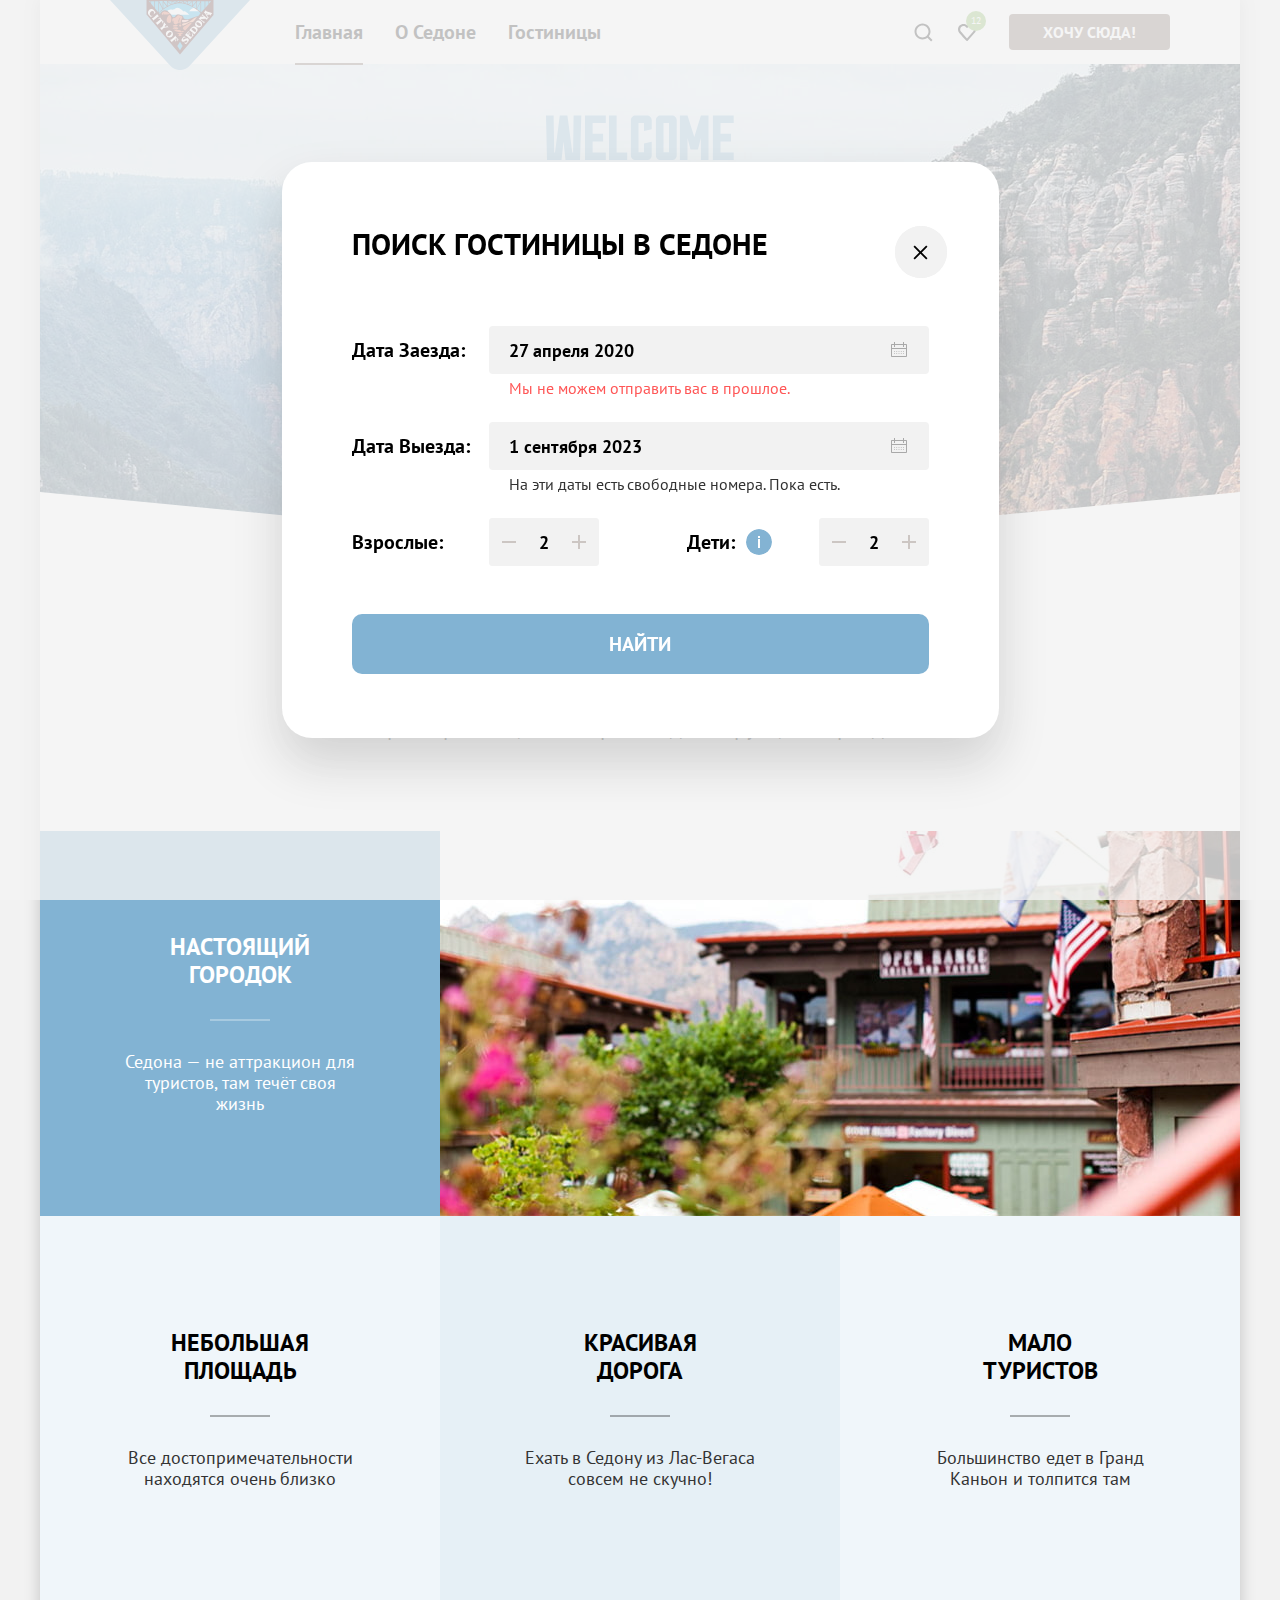
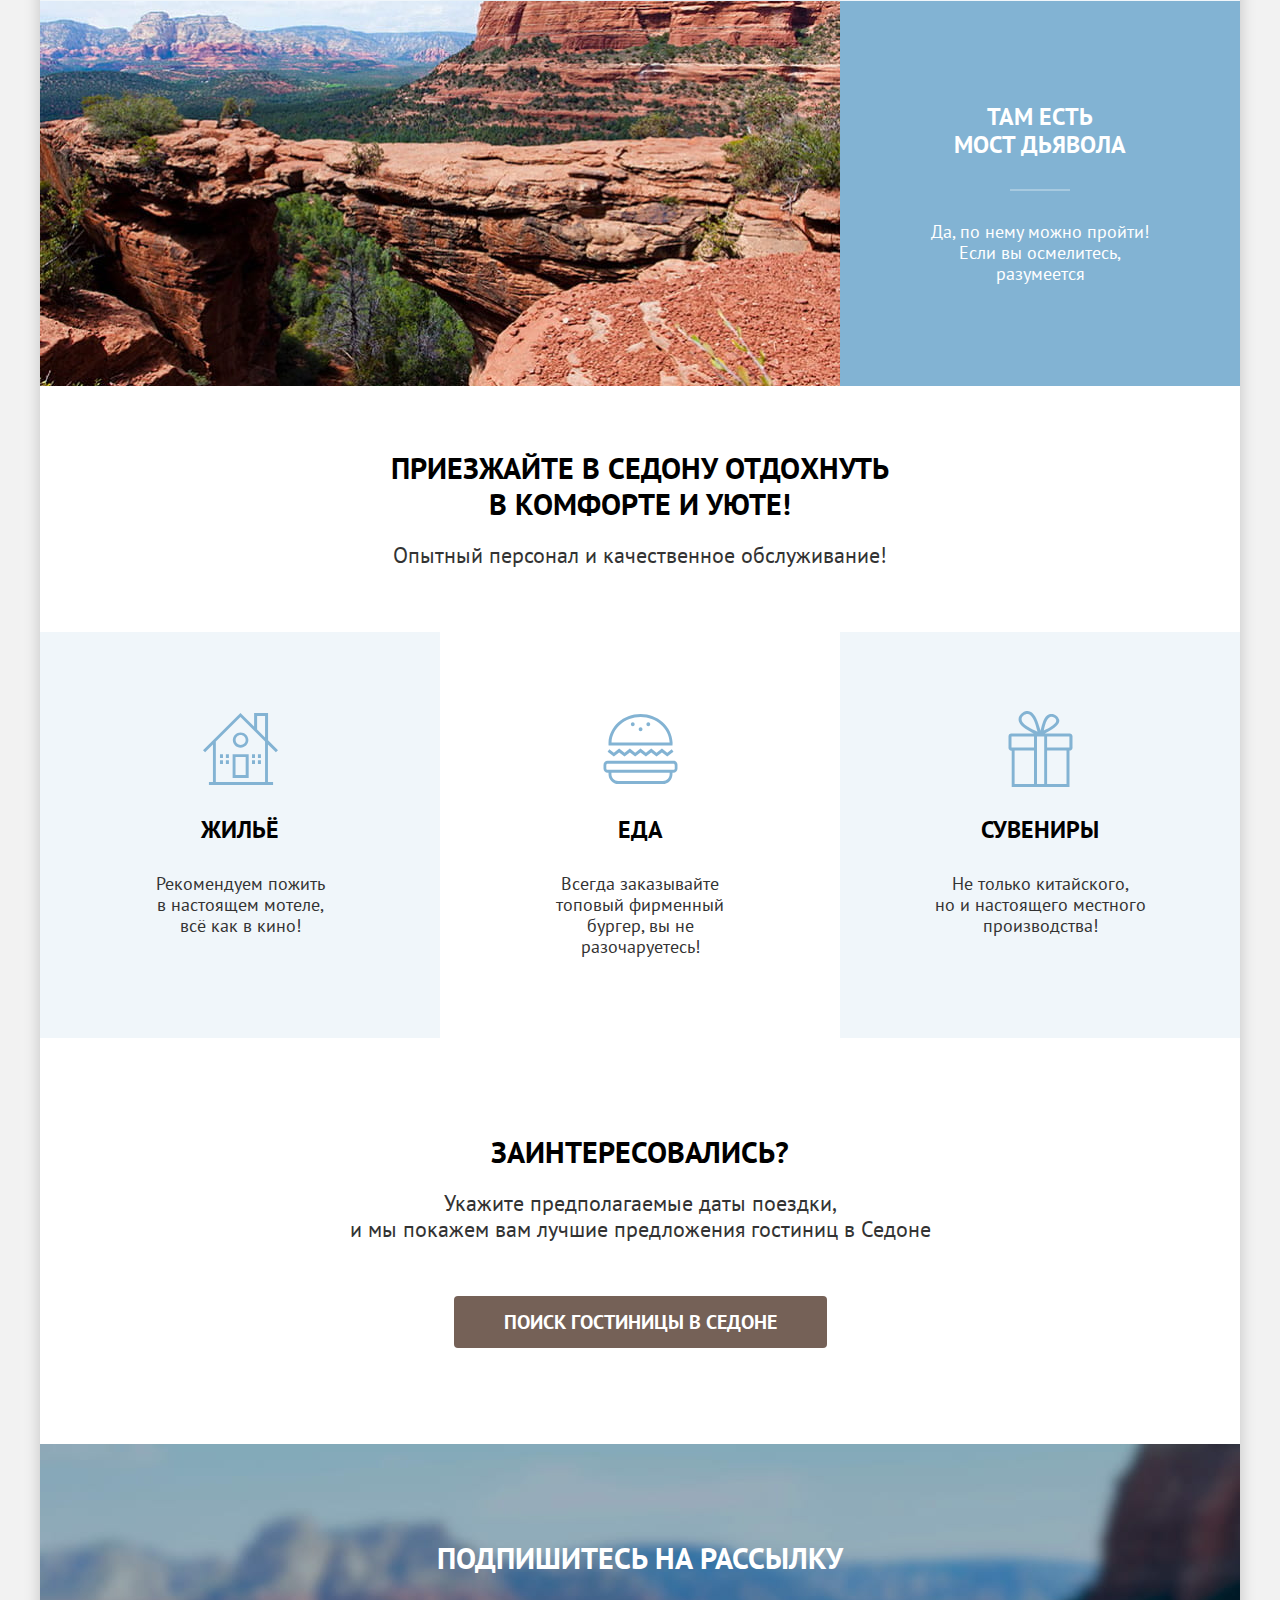
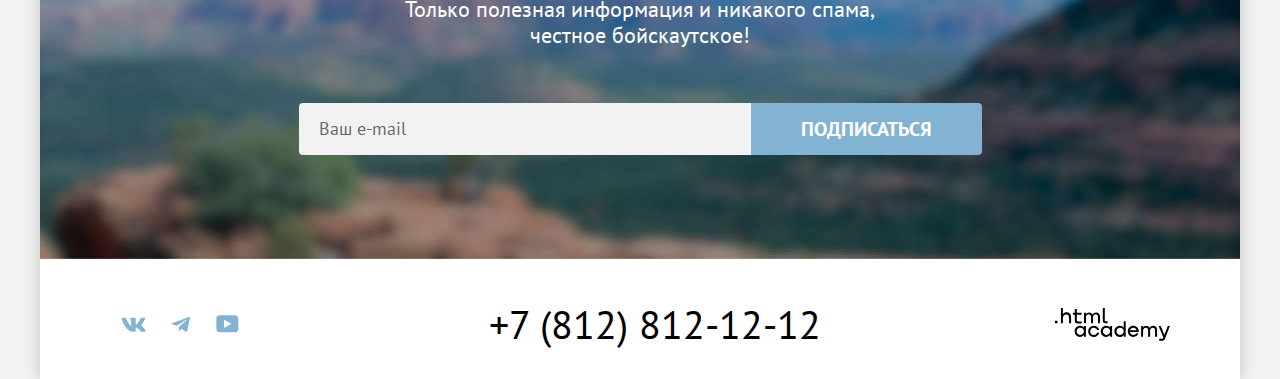
<file: modal.html>
<!DOCTYPE html>
<html lang="ru">

  <head>
    <meta charset="UTF-8">
    <meta name="viewport" content="width=device-width, initial-scale=1.0">
    <title>HTML Academy: Седона</title>
    <link rel="stylesheet" href="styles/styles.css">
    <link rel="icon" href="favicon.ico">
    <link rel="icon" type="image/png" href="images/icons/favicon32x32.png">
  </head>

  <body>
    <div class="page-wrapper">
      <header class="main-header" data-test="header">
        <nav class="header-nav">
          <a class="logo" href="index.html">
            <img class="logo-img" src="images/logo-sedona.svg" width="140" height="70" alt="Логотип с надписью City of Sedona">
          </a>
          <!-- Блок ссылок навигации по сайту. Start -->
          <ul class="navigation-site">
            <li>
              <a class="link link--current" aria-current="page">Главная</a>
            </li>
            <li>
              <a class="link" href="#">О Седоне</a>
            </li>
            <li>
              <a class="link" href="catalog.html">Гостиницы</a>
            </li>
          </ul>
          <!-- Блок ссылок навигации по сайту. End -->
          <!-- Блок ссылок меню пользователя. Start -->
          <ul class="menu-user">
            <li class="menu-user__item">
              <a class="link link--ico-search" href="#">
                <span class="visually-hidden">Поиск</span>
              </a>
            </li>
            <li class="menu-user__item">
              <a class="link link--ico-favorites" href="#">
                <span class="visually-hidden">В избранном</span>
                <span class="span-number">12</span>
              </a>
            </li>
          </ul>
          <a class="link link--button-want" href="#">Хочу сюда!</a>
          <!-- Блок ссылок меню пользователя. End -->
        </nav>
      </header>
      <main class="main-container main" data-test="main">
        <section class="hero" data-test="hero">
          <h1 class="visually-hidden">Седона — город в Аризоне</h1>
          <p class="visually-hidden" lang="en">Welcome, to the gorgeous Sedona, <q>because the grand canyon sucks!</q></p>
          <p class="visually-hidden" lang="ru">Переводится как: Добро пожаловать в великолепную Седону, <q>потому что Гранд-Каньон – отстой!</q></p>
          <img class="hero__img" src="images/hero-text.svg" width="458" height="352" alt="" aria-hidden="true">
        </section>
        <section class="advantages" data-test="advantages">
          <p class="advantages__title title">Седона — небольшой городок в Аризоне,<br> заслуживающий большего!</p>
          <h2 class="advantages__desc description">Рассмотрим причины, по которым Седона круче, чем Гранд-Каньон!</h2>
          <ul class="advantages__list">
            <li class="advantages__item-list--wide advantages__item-list--bg-color-blue">
              <div class="advantages__wrapper">
                <h3 class="advantages__subtitle subtitle advantages--tcolor">Настоящий городок</h3>
                <p class="advantages__subdesc subdescription advantages--tcolor">Седона — не аттракцион для туристов, там течёт своя жизнь</p>
              </div>
              <img class="advantages__image" src="images/advantages-image-1.jpg" width="800" height="385" alt="Улица с домами в Седоне, в далеке виднеются горы">
            </li>
            <li class="advantages__item-list advantages__item-list--bg-color-lightgray">
              <h3 class="advantages__subtitle subtitle">Небольшая площадь</h3>
              <p class="advantages__subdesc subdescription">Все достопримечательности находятся очень близко</p>
            </li>
            <li class="advantages__item-list advantages__item-list--bg-color-gray">
              <h3 class="advantages__subtitle subtitle">Красивая<br>дорога</h3>
              <p class="advantages__subdesc subdescription">Ехать в Седону из Лас-Вегаса совсем не скучно!</p>
            </li>
            <li class="advantages__item-list advantages__item-list--bg-color-lightgray">
              <h3 class="advantages__subtitle subtitle">Мало<br>туристов</h3>
              <p class="advantages__subdesc subdescription">Большинство едет в Гранд Каньон и толпится там</p>
            </li>
            <li class="advantages__item-list--wide advantages__item-list--bg-color-blue">
              <img class="advantages__image" src="images/advantages-image-2.jpg" width="800" height="385" alt="Мост дьявола, большая естественная арка в скалах из красного песчаника, образовавшаяся из-за ветра и дождей">
              <div class="advantages__wrapper">
                <h3 class="advantages__subtitle subtitle advantages--tcolor">Там есть<br>мост дьявола</h3>
                <p class="advantages__subdesc subdescription advantages--tcolor">Да, по нему можно пройти! Если вы осмелитесь, разумеется</p>
              </div>
            </li>
          </ul>
        </section>
        <section class="infrastructure" data-test="service">
          <h2 class="visually-hidden">Инфраструктура города Седона</h2>
          <p class="infrastructure__title title">Приезжайте в Седону отдохнуть<br> в комфорте и уюте!</p>
          <p class="infrastructure__desc description">Опытный персонал и качественное обслуживание!</p>
          <ul class="infrastructure__list">
            <li class="infrastructure__item-list infrastructure__ico-house infrastructure__item-list--bg-color-lightgray">
              <h3 class="infrastructure__subtitle subtitle">Жильё</h3>
              <p class="infrastructure__subdesc subdescription">Рекомендуем пожить<br>в настоящем мотеле,<br>всё как в кино!</p>
            </li>
            <li class="infrastructure__item-list infrastructure__ico-food">
              <h3 class="infrastructure__subtitle subtitle">Еда</h3>
              <p class="infrastructure__subdesc subdescription">Всегда заказывайте<br>топовый фирменный бургер, вы не разочаруетесь!</p>
            </li>
            <li class="infrastructure__item-list infrastructure__ico-souvenir infrastructure__item-list--bg-color-lightgray">
              <h3 class="infrastructure__subtitle subtitle">Сувениры</h3>
              <p class="infrastructure__subdesc subdescription">Не только китайского,<br>но и настоящего местного производства!</p>
            </li>
          </ul>
        </section>
        <section class="search" data-test="search">
          <h2 class="visually-hidden">Поиск гостиницы в Cедоне</h2>
          <p class="search__title title">Заинтересовались?</p>
          <p class="search__desc description">Укажите предполагаемые даты поездки,<br> и мы покажем вам лучшие предложения гостиниц в Седоне</p>
          <a class="search__link-button" href="#">Поиск гостиницы в Cедоне</a>
        </section>
        <section class="newsletter" data-test="subscribe">
          <h2 class="newsletter__title title">Подпишитесь на рассылку</h2>
          <p class="newsletter__desc description">Только полезная информация и никакого спама,<br> честное бойскаутское!</p>
          <form class="newsletter__form" action="https://echo.htmlacademy.ru/" method="post">
            <label class="visually-hidden" for="field-email">Напишите ваш e-mail</label>
            <input class="form-newsletter__input" type="email" name="newsletter-input" id="field-email" placeholder="Ваш e-mail" required>
            <button class="form-newsletter__button" type="submit">Подписаться</button>
          </form>
        </section>
      </main>
      <footer class="main-footer" data-test="footer">
        <ul class="footer-list">
          <!-- Блок ссылок на соцсети. Start -->
          <li>
            <ul class="socials-list">
              <li>
                <a class="socials-list__link link-vk" href="https://vk.com/htmlacademy">
                  <span class="visually-hidden">Перейти в VK</span>
                </a>
              </li>
              <li>
                <a class="socials-list__link link-telegram" href="https://t.me/htmlacademy">
                  <span class="visually-hidden">Перейти в Telegram</span>
                </a>
              </li>
              <li>
                <a class="socials-list__link link-youtube" href="https://www.youtube.com/user/htmlacademyru">
                  <span class="visually-hidden">Перейти в Youtube</span>
                </a>
              </li>
            </ul>
          </li>
          <!-- Блок ссылок на соцсети. End -->
          <li>
            <a class="link-phone" href="tel:+78128121212">+7 (812) 812-12-12</a>
          </li>
          <li>
            <a class="link-htmlacademy" href="https://htmlacademy.ru/">
              <span class="visually-hidden">Перейти на сайт Html Academy</span>
            </a>
          </li>
        </ul>
      </footer>
    </div>
    <div class="modal-container">
      <div class="modal modal-search-hotel" data-test="modal">
        <h2 class="title modal-search__title">Поиск гостиницы в Седоне</h2>
        <button class="modal-close-button" type="button">
          <span class="visually-hidden">Закрыть</span>
        </button>
        <form class="modal-search-form" action="https://echo.htmlacademy.ru/" method="post">

          <label class="modal__subtitle" for="data-arrival-id">Дата Заезда:</label>
          <div class="modal__wrapper-input">
            <input class="modal__data data-arrival" type="text" name="data-arrival" id="data-arrival-id" value="27 апреля 2020" required>
            <label class="modal__data-icon" for="data-arrival-id" aria-hidden="true"></label>
            <span class="data-note note-error">Мы не можем отправить вас в прошлое.</span>
          </div>

          <label class="modal__subtitle" for="data-out-id">Дата Выезда:</label>
          <div class="modal__wrapper-input">
            <input class="modal__data data-out" type="text" name="data-out" id="data-out-id" value="1 сентября 2023" required>
            <label class="modal__data-icon" for="data-out-id" aria-hidden="true"></label>
            <span class="data-note data-out__note">На эти даты есть свободные номера. Пока есть.</span>
          </div>

          <label class="modal__subtitle modal__subtitle-people" for="number-adult-id">Взрослые:</label>
          <span class="number-input-button input-button-adult">
            <input class="number-people number-adult" type="number" name="number-adult" id="number-adult-id" min="0" value="2" required>
            <button class="number-button number-button-minus" type="button"><span class="visually-hidden">Уменьшить количество взрослых</span></button>
            <button class="number-button number-button-plus" type="button"><span class="visually-hidden">Увеличить количество взрослых</span></button>
          </span>

          <span class="label-tooltip label-tooltip-wrapper">
            <label class="modal__subtitle modal__subtitle-people modal__subtitle-child label-tooltip" for="number-child-id">Дети:</label>
            <span class="tooltip">
              <button class="tooltip-toggle" type="button" aria-labelledby="tooltip-label-date"></button>
              <span class="tooltip-text" role="tooltip" id="tooltip-label-date">Укажите количество детей, которые будут с вами, возраст которых от 6 до 18 лет. Дети до 6 лет размещаются бесплатно.</span>
            </span>
          </span>
          <span class="number-input-button input-button-child">
            <input class="number-people number-child" type="number" name="number-child" id="number-child-id" min="0" value="2" required>
            <button class="number-button number-button-minus" type="button"><span class="visually-hidden">Уменьшить количество детей</span></button>
            <button class="number-button number-button-plus" type="button"><span class="visually-hidden">Увеличить количество детей</span></button>
          </span>

          <button class="modal__submit" type="submit">Найти</button>

        </form>
      </div>
    </div>
  </body>

</html>
</file>
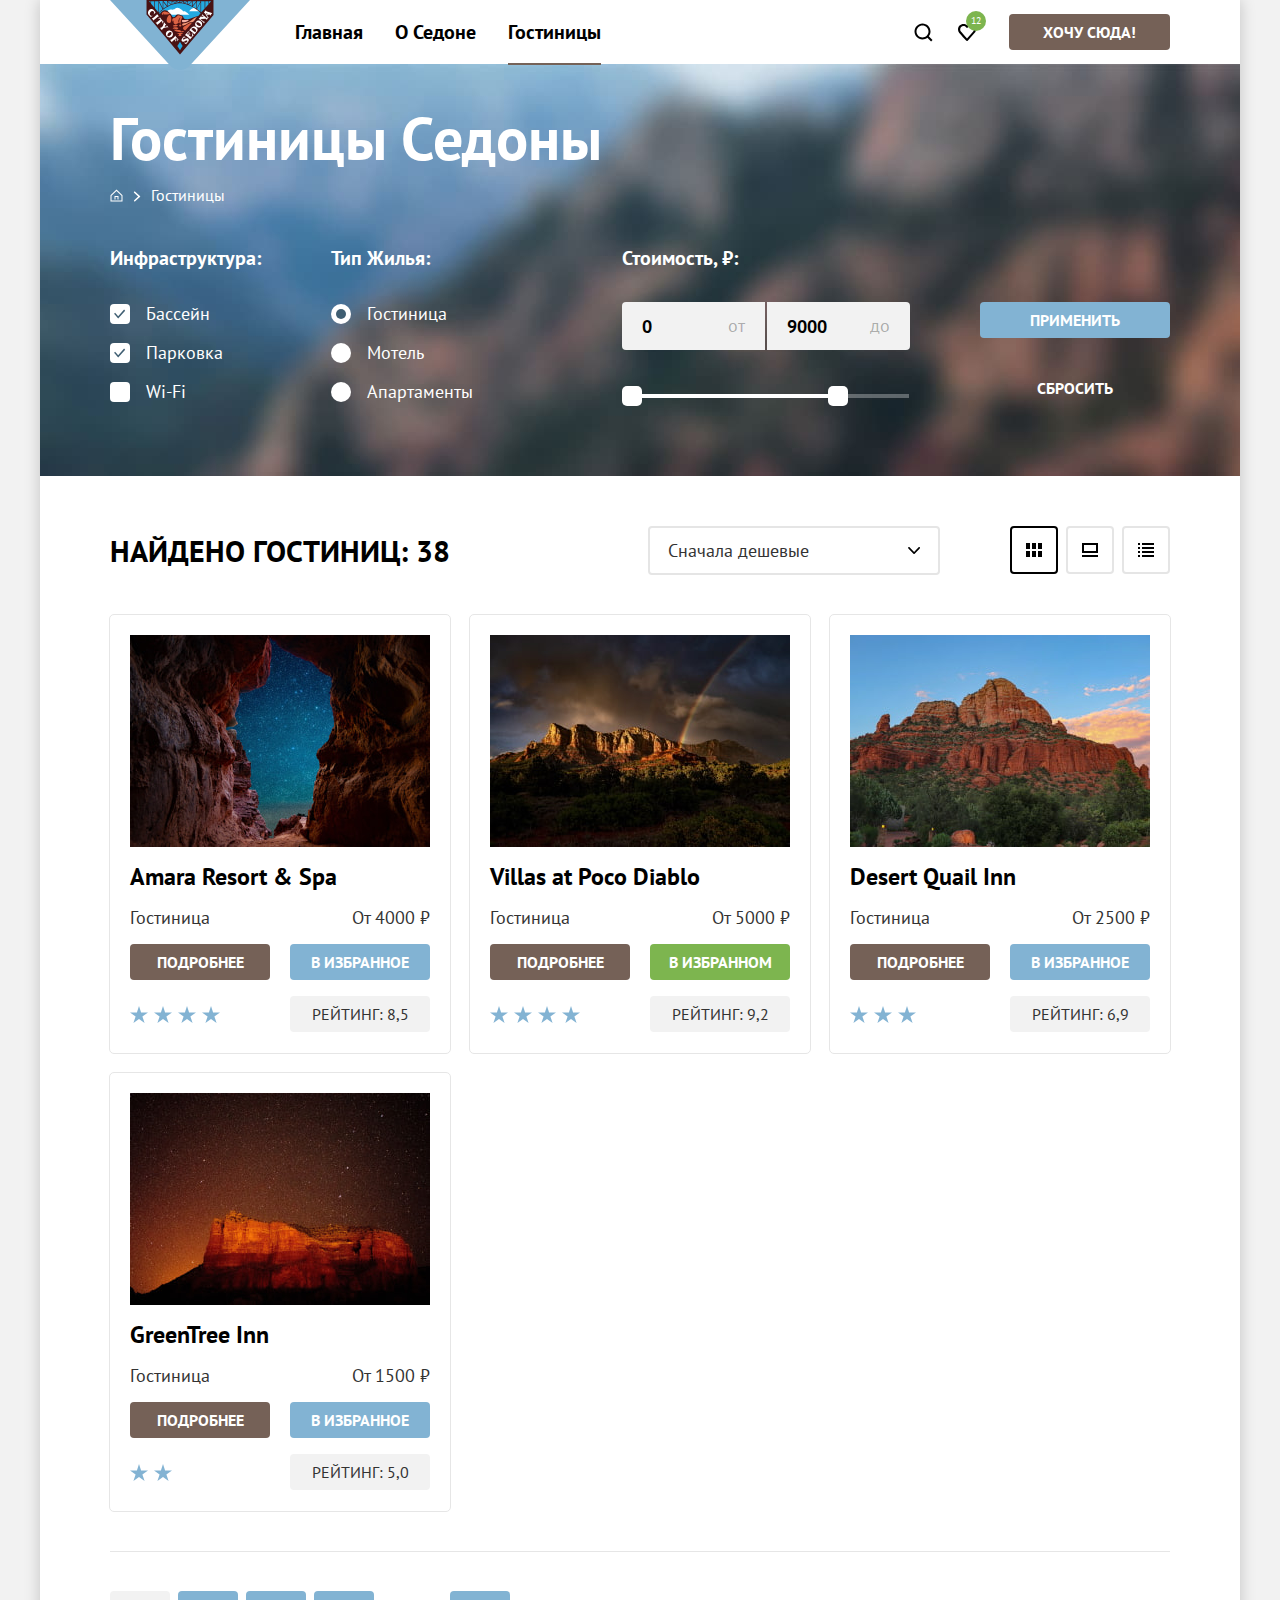
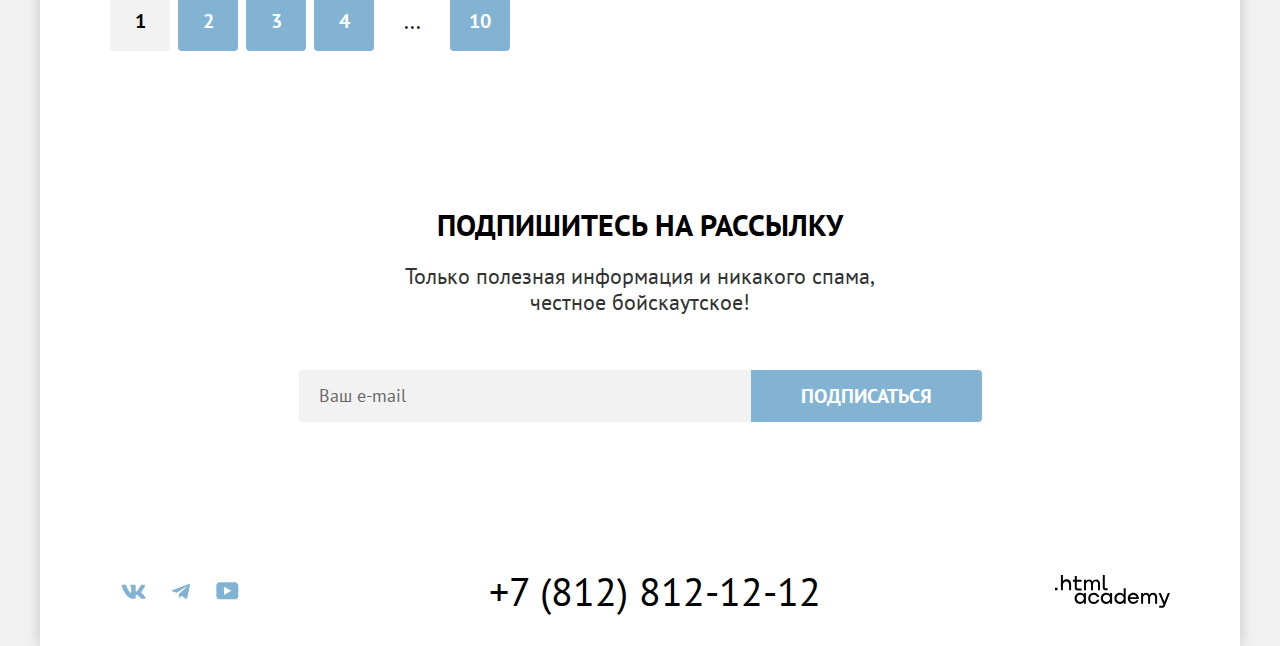
<file: 1/catalog.html>
<!DOCTYPE html>
<html lang="ru">

  <head>
    <meta charset="UTF-8">
    <meta name="viewport" content="width=device-width, initial-scale=1.0">
    <title>HTML Academy: Седона. Каталог</title>
    <link rel="stylesheet" href="styles/styles.css">
    <link rel="icon" href="favicon.ico">
    <link rel="icon" type="image/png" href="images/icons/favicon32x32.png">
    <base href="https://htmlacademy-htmlcss.github.io/2165163-sedona-39/1/">
</head>

  <body>
    <div class="page-wrapper">
      <header class="main-header" data-test="header">
        <nav class="header-nav">
          <a class="logo" href="index.html">
            <img class="logo-img" src="images/logo-sedona.svg" width="140" height="70" alt="Логотип с надписью City of Sedona">
          </a>
          <!-- Блок ссылок навигации по сайту. Start -->
          <ul class="navigation-site">
            <li>
              <a class="link" href="index.html">Главная</a>
            </li>
            <li>
              <a class="link" href="#">О Седоне</a>
            </li>
            <li>
              <a class="link link--current" aria-current="page">Гостиницы</a>
            </li>
          </ul>
          <!-- Блок ссылок навигации по сайту. End -->
          <!-- Блок ссылок меню пользователя. Start -->
          <ul class="menu-user">
            <li class="menu-user__item">
              <a class="link link--ico-search" href="#">
                <span class="visually-hidden">Поиск</span>
              </a>
            </li>
            <li class="menu-user__item">
              <a class="link link--ico-favorites" href="#">
                <span class="visually-hidden">В избранном</span>
                <span class="span-number">12</span>
              </a>
            </li>
          </ul>
          <a class="link link--button-want" href="#">Хочу сюда!</a>
          <!-- Блок ссылок меню пользователя. End -->
        </nav>
      </header>
      <main class="main-container inner-page-catalog" data-test="main">
        <!-- Блок с поиском жилья по критериям. Start -->
        <section class="search-catalog" data-test="filter">
          <h1 class="search-catalog__title">Гостиницы Седоны</h1>
          <ol class="search-catalog__path">
            <li class="path__item">
              <a class="path__link" href="index.html">
                <span class="visually-hidden">Главная страница</span>
              </a>
            </li>
            <li class="path__item">
              <a class="path__link" aria-current="page">Гостиницы</a>
            </li>
          </ol>
          <span class="visually-hidden">Укажите критерии поиска жилья</span>
          <form class="form-search-catalog" action="https://echo.htmlacademy.ru/" method="post">
            <fieldset class="block-filter block-filter-infrastructure">
              <legend class="block-filter__subtitle">Инфраструктура:</legend>

              <input class="input--visually-hidden" type="checkbox" name="checkbox-pool" id="checkbox-pool-id" checked>
              <label class="block-filter__desc-input" for="checkbox-pool-id">Бассейн</label>

              <input class="input--visually-hidden" type="checkbox" name="checkbox-parking" id="checkbox-parking-id" checked>
              <label class="block-filter__desc-input" for="checkbox-parking-id">Парковка</label>

              <input class="input--visually-hidden" type="checkbox" name="checkbox-wifi" id="checkbox-wifi-id">
              <label class="block-filter__desc-input" for="checkbox-wifi-id">Wi-Fi</label>
            </fieldset>
            <fieldset class="block-filter block-filter-housing">
              <legend class="block-filter__subtitle">Тип Жилья:</legend>

              <input class="input--visually-hidden" type="radio" name="input-housing" value="hotel" id="input-housing-hotel-id" checked>
              <label class="block-filter__desc-input" for="input-housing-hotel-id">Гостиница</label>

              <input class="input--visually-hidden" type="radio" name="input-housing" value="motel" id="input-housing-motel-id">
              <label class="block-filter__desc-input" for="input-housing-motel-id">Мотель</label>

              <input class="input--visually-hidden" type="radio" name="input-housing" value="apartments" id="input-housing-apartments-id">
              <label class="block-filter__desc-input" for="input-housing-apartments-id">Апартаменты</label>
            </fieldset>
            <fieldset class="block-filter block-filter-price">
              <legend class="block-filter__subtitle">Стоимость, ₽:</legend>
              <div class="wrapper-input-price">
                <label class="filter__label-price filter__label-price--min" for="price-min-id"><span class="visually-hidden">Укажите порог цены.</span>от</label>
                <input class="filter__input-price filter__input-price-min" type="number" name="price-min" id="price-min-id" value="0" min="0">

                <label class="filter__label-price filter__label-price--max" for="price-max-id"><span class="visually-hidden">Укажите порог цены.</span>до</label>
                <input class="filter__input-price filter__input-price-max" type="number" name="price-max" id="price-max-id" value="9000" min="0">
              </div>
              <div class="price-range">
                <div class="price-range-bar" style="left: 0; width: 226px">
                  <button class="range-toggle range-toggle-min" type="button">
                    <span class="visually-hidden">Укажите минимальную цену</span>
                  </button>
                  <button class="range-toggle range-toggle-max" type="button">
                    <span class="visually-hidden">Укажите максимальную цену</span>
                  </button>
                </div>
              </div>
            </fieldset>
            <fieldset class="block-filter block-button">
              <button class="filter__button-submit" type="submit">Применить</button>
              <button class="filter__button-reset" type="reset">Сбросить</button>
            </fieldset>
          </form>
        </section>
        <!-- Блок с поиском жилья по критериям. End -->
        <!-- Каталог с карточками жилья. Start -->
        <section class="catalog" data-test="catalog">
          <!-- Блок с вариантами сортировки карточек жилья. Start -->
          <div class="catalog-filters">
            <h2 class="catalog__title title">Найдено гостиниц: <span class="catalog-filters__result-number">38</span></h2>
            <select class="button-sorting" name="sorting" aria-label="Сортировка карточек жилья">
              <option value="cheap">Сначала дешевые</option>
              <option value="expensive">Сначала дорогие</option>
              <option value="expensive">Сначала с высоким рейтингом</option>
            </select>
            <ul class="view-items">
              <li>
                <a class="button-view button-view-table button-view--current" aria-current="page">
                  <span class="visually-hidden">Смотреть в виде сетки</span>
                </a>
              </li>
              <li>
                <a class="button-view button-view-extended" href="#">
                  <span class="visually-hidden">Смотреть с подробностями</span>
                </a>
              </li>
              <li>
                <a class="button-view button-view-list" href="#">
                  <span class="visually-hidden">Смотреть списком</span>
                </a>
              </li>
            </ul>
          </div>
          <!-- Блок с вариантами сортировки карточек жилья. End -->
          <!-- Блок со списком карточек жилья. Start -->
          <ul class="catalog-items">
            <li class="catalog-item">
              <a class="catalog-item__link" href="#" tabindex="-1">
                <img class="catalog-item__image" src="images/catalog/amara-resort-spa.jpg" width="300" height="212" alt="Голубое звездное небо в расщелине гор">
              </a>
              <a class="catalog-item__link" href="#" tabindex="-1">
                <h3 class="catalog-item__title subtitle">Amara Resort & Spa</h3>
              </a>
              <span>Гостиница</span>
              <span class="catalog-item__price">От 4000 ₽</span>
              <a class="catalog-item__link-button link-button--details" href="#">подробнее</a>
              <a class="catalog-item__link-button link-button--favorites" href="#">в избранное</a>
              <ul class="catalog-item__stars">
                <li class="visually-hidden">Рейтинг 4 звезды</li>
                <li class="catalog-item__star"></li>
                <li class="catalog-item__star"></li>
                <li class="catalog-item__star"></li>
                <li class="catalog-item__star"></li>
              </ul>
              <a class="catalog-item__link-button link-button--rating">Рейтинг: 8,5</a>
            </li>
            <li class="catalog-item">
              <a class="catalog-item__link" href="#" tabindex="-1">
                <img class="catalog-item__image" src="images/catalog/villas-poco-diablo.jpg" width="300" height="212" alt="Радуга на фоне облачного неба выходящая из-за гор">
              </a>
              <a class="catalog-item__link" href="#" tabindex="-1">
                <h3 class="catalog-item__title subtitle">Villas at Poco Diablo</h3>
              </a>
              <span>Гостиница</span>
              <span class="catalog-item__price">От 5000 ₽</span>
              <a class="catalog-item__link-button link-button--details" href="#">подробнее</a>
              <a class="catalog-item__link-button link-button--favorites-added" href="#">в избранном</a>
              <ul class="catalog-item__stars">
                <li class="visually-hidden">Рейтинг 4 звезды</li>
                <li class="catalog-item__star"></li>
                <li class="catalog-item__star"></li>
                <li class="catalog-item__star"></li>
                <li class="catalog-item__star"></li>
              </ul>
              <a class="catalog-item__link-button link-button--rating">Рейтинг: 9,2</a>
            </li>
            <li class="catalog-item">
              <a class="catalog-item__link" href="#" tabindex="-1">
                <img class="catalog-item__image" src="images/catalog/desert-quail-inn.jpg" width="300" height="212" alt="Вид на большую гору снизу, у подножья горы зелёная растительность">
              </a>
              <a class="catalog-item__link" href="#" tabindex="-1">
                <h3 class="catalog-item__title subtitle">Desert Quail Inn</h3>
              </a>
              <span>Гостиница</span>
              <span class="catalog-item__price">От 2500 ₽</span>
              <a class="catalog-item__link-button link-button--details" href="#">подробнее</a>
              <a class="catalog-item__link-button link-button--favorites" href="#">в избранное</a>
              <ul class="catalog-item__stars">
                <li class="visually-hidden">Рейтинг 3 звезды</li>
                <li class="catalog-item__star"></li>
                <li class="catalog-item__star"></li>
                <li class="catalog-item__star"></li>
              </ul>
              <a class="catalog-item__link-button link-button--rating">Рейтинг: 6,9</a>
            </li>
            <li class="catalog-item">
              <a class="catalog-item__link" href="#" tabindex="-1">
                <img class="catalog-item__image" src="images/catalog/greentree-inn.jpg" width="300" height="212" alt="Большая гора на фоне звездного тёмного неба">
              </a>
              <a class="catalog-item__link" href="#" tabindex="-1">
                <h3 class="catalog-item__title subtitle">GreenTree Inn</h3>
              </a>
              <span>Гостиница</span>
              <span class="catalog-item__price">От 1500 ₽</span>
              <a class="catalog-item__link-button link-button--details" href="#">подробнее</a>
              <a class="catalog-item__link-button link-button--favorites" href="#">в избранное</a>
              <ul class="catalog-item__stars">
                <li class="visually-hidden">Рейтинг 2 звезды</li>
                <li class="catalog-item__star"></li>
                <li class="catalog-item__star"></li>
              </ul>
              <a class="catalog-item__link-button link-button--rating">Рейтинг: 5,0</a>
            </li>
          </ul>
          <!-- Блок со списком карточек жилья. End -->
          <!-- Блок с нумерацией страниц. Start -->
          <div class="catalog-pagination-wrapper">
            <span class="visually-hidden">Страницы каталога</span>
            <ul class="catalog-pagination">
              <li>
                <a class="pagination__link pagination__link--current" aria-current="page">1</a>
              </li>
              <li>
                <a class="pagination__link" href="#">2</a>
              </li>
              <li>
                <a class="pagination__link" href="#">3</a>
              </li>
              <li>
                <a class="pagination__link" href="#">4</a>
              </li>
              <li>
                <a class="pagination__link pagination__link--middle">...</a>
              </li>
              <li>
                <a class="pagination__link" href="#">10</a>
              </li>
            </ul>
          </div>
          <!-- Блок с нумерацией страниц. End -->
        </section>
        <!-- Каталог с карточками жилья. End -->
        <section class="newsletter newsletter-inner" data-test="subscribe">
          <h2 class="newsletter__title title">Подпишитесь на рассылку</h2>
          <p class="newsletter__desc description">Только полезная информация и никакого спама,<br> честное бойскаутское!</p>
          <form class="newsletter__form" action="https://echo.htmlacademy.ru/" method="post">
            <label class="visually-hidden" for="field-email">Напишите ваш e-mail</label>
            <input class="form-newsletter__input" type="email" name="newsletter-input" id="field-email" placeholder="Ваш e-mail" required>
            <button class="form-newsletter__button" type="submit">Подписаться</button>
          </form>
        </section>
      </main>
      <footer class="main-footer" data-test="footer">
        <ul class="footer-list">
          <!-- Блок ссылок на соцсети. Start -->
          <li>
            <ul class="socials-list">
              <li>
                <a class="socials-list__link link-vk" href="https://vk.com/htmlacademy">
                  <span class="visually-hidden">Перейти в VK</span>
                </a>
              </li>
              <li>
                <a class="socials-list__link link-telegram" href="https://t.me/htmlacademy">
                  <span class="visually-hidden">Перейти в Telegram</span>
                </a>
              </li>
              <li>
                <a class="socials-list__link link-youtube" href="https://www.youtube.com/user/htmlacademyru">
                  <span class="visually-hidden">Перейти в Youtube</span>
                </a>
              </li>
            </ul>
          </li>
          <!-- Блок ссылок на соцсети. End -->
          <li>
            <a class="link-phone" href="tel:+78128121212">+7 (812) 812-12-12</a>
          </li>
          <li>
            <a class="link-htmlacademy" href="https://htmlacademy.ru/">
              <span class="visually-hidden">Перейти на сайт Html Academy</span>
            </a>
          </li>
        </ul>
      </footer>
    </div>
    <div class="modal-container modal-container-hidden">
      <div class="modal modal-search-hotel" data-test="modal">
        <h2 class="title modal-search__title">Поиск гостиницы в Седоне</h2>
        <button class="modal-close-button" type="button">
          <span class="visually-hidden">Закрыть</span>
        </button>
        <form class="modal-search-form" action="https://echo.htmlacademy.ru/" method="post">

          <label class="modal__subtitle" for="data-arrival-id">Дата Заезда:</label>
          <div class="modal__wrapper-input">
            <input class="modal__data data-arrival" type="text" name="data-arrival" id="data-arrival-id" value="27 апреля 2020" required>
            <label class="modal__data-icon" for="data-arrival-id" aria-hidden="true"></label>
            <span class="data-note note-error" style="visibility: visible;">Мы не можем отправить вас в прошлое.</span>
          </div>

          <label class="modal__subtitle" for="data-out-id">Дата Выезда:</label>
          <div class="modal__wrapper-input">
            <input class="modal__data data-out" type="text" name="data-out" id="data-out-id" value="1 сентября 2023" required>
            <label class="modal__data-icon" for="data-out-id" aria-hidden="true"></label>
            <span class="data-note data-out__note" style="visibility: visible;">На эти даты есть свободные номера. Пока есть.</span>
          </div>

          <label class="modal__subtitle modal__subtitle-people" for="number-adult-id">Взрослые:</label>
          <span class="number-input-button input-button-adult">
            <input class="number-people number-adult" type="number" name="number-adult" id="number-adult-id" min="0" value="2" required>
            <button class="number-button number-button-minus" type="button"><span class="visually-hidden">Уменьшить количество взрослых</span></button>
            <button class="number-button number-button-plus" type="button"><span class="visually-hidden">Увеличить количество взрослых</span></button>
          </span>

          <span class="label-tooltip label-tooltip-wrapper">
            <label class="modal__subtitle modal__subtitle-people modal__subtitle-child label-tooltip" for="number-child-id">Дети:</label>
            <span class="tooltip">
              <button class="tooltip-toggle" type="button" aria-labelledby="tooltip-label-date"></button>
              <span class="tooltip-text" role="tooltip" id="tooltip-label-date">Укажите количество детей, которые будут с вами, возраст которых от 6 до 18 лет. Дети до 6 лет размещаются бесплатно.</span>
            </span>
          </span>
          <span class="number-input-button input-button-child">
            <input class="number-people number-child" type="number" name="number-child" id="number-child-id" min="0" value="2" required>
            <button class="number-button number-button-minus" type="button"><span class="visually-hidden">Уменьшить количество детей</span></button>
            <button class="number-button number-button-plus" type="button"><span class="visually-hidden">Увеличить количество детей</span></button>
          </span>

          <button class="modal__submit" type="submit">Найти</button>

        </form>
      </div>
    </div>
  </body>

</html>
</file>
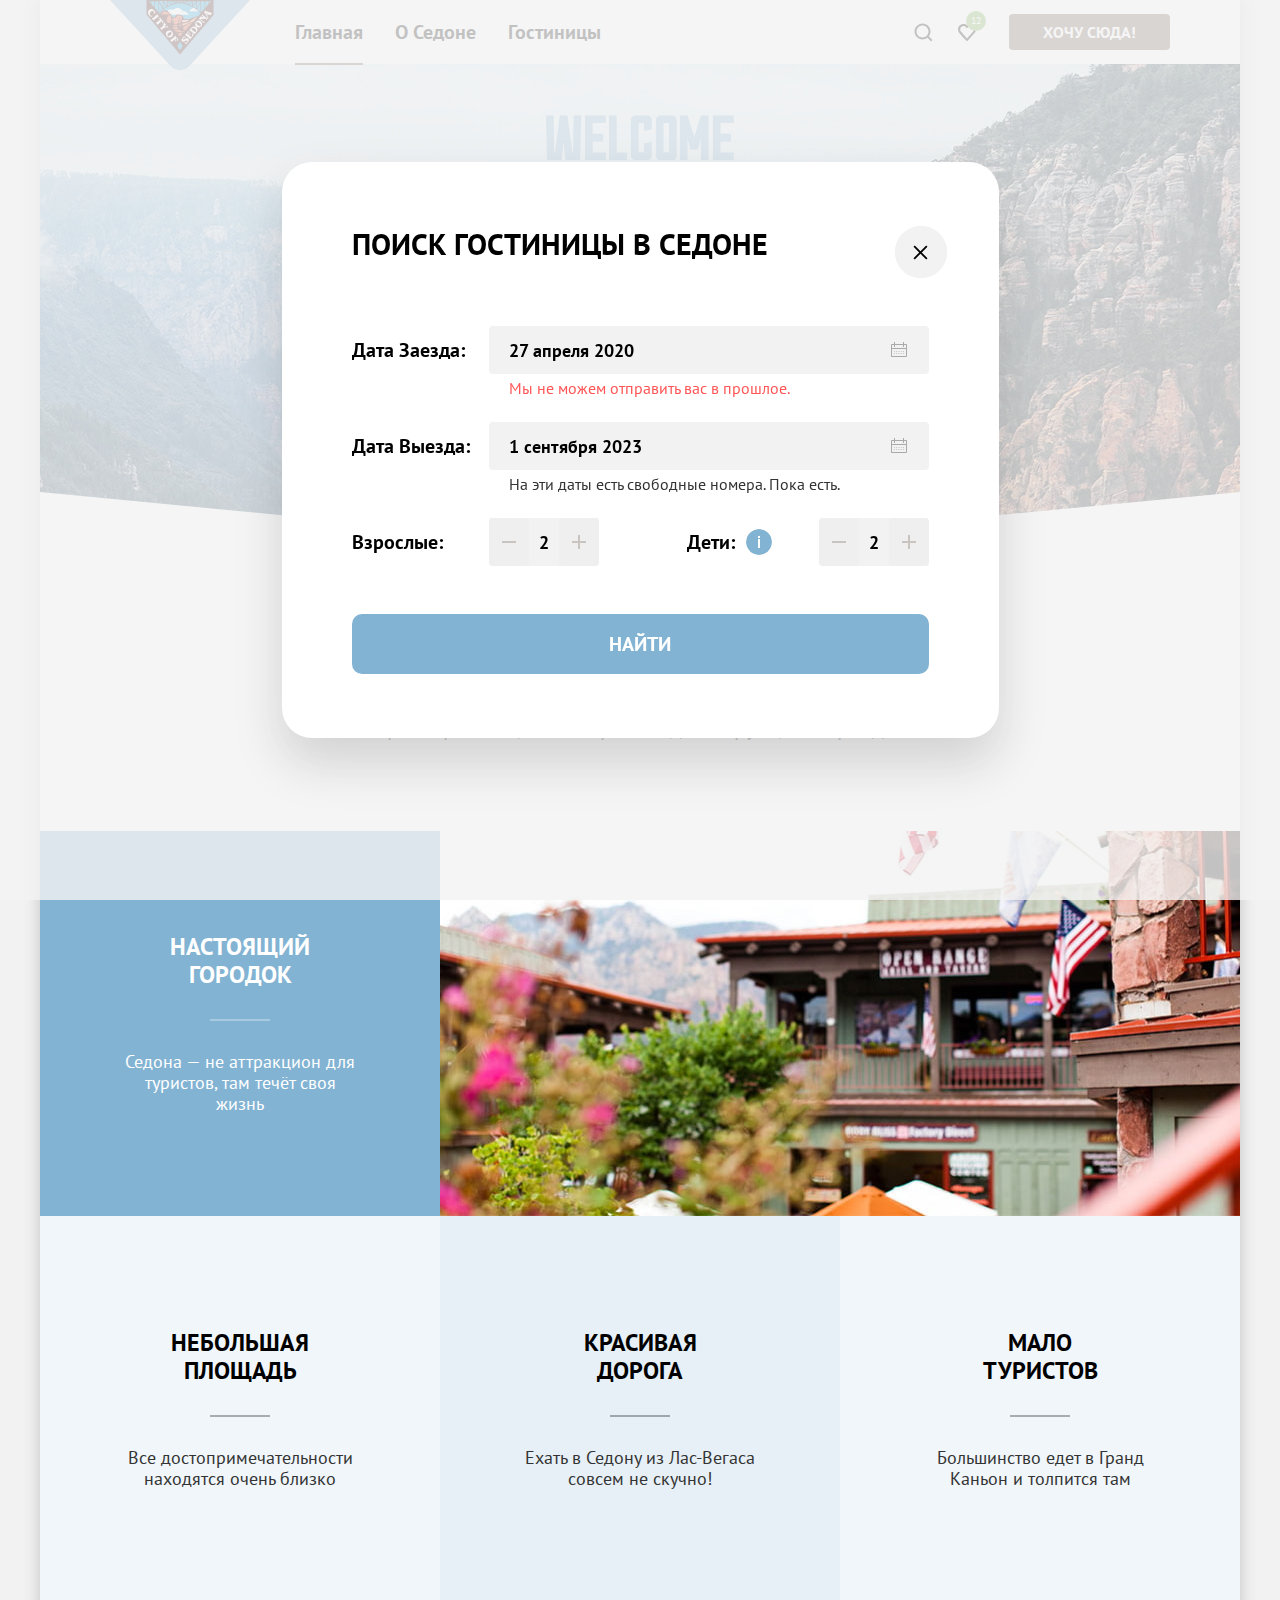
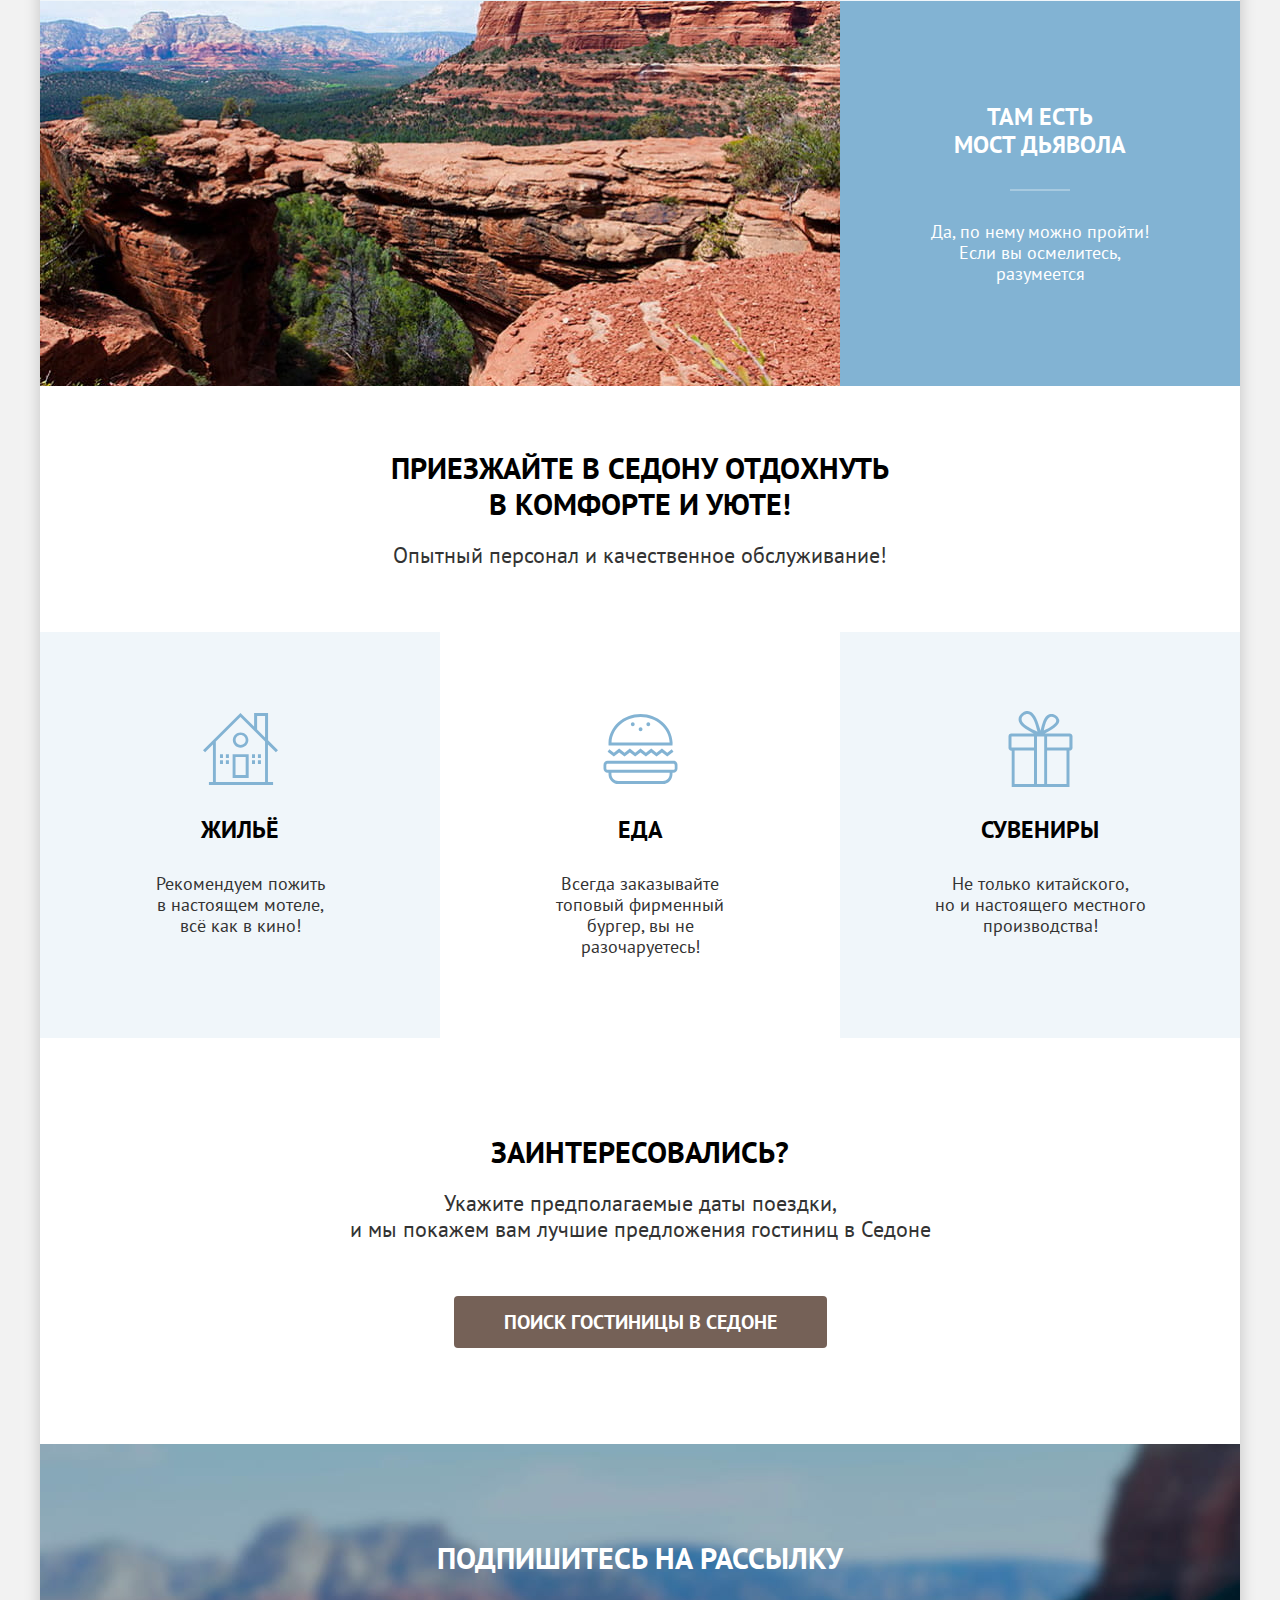
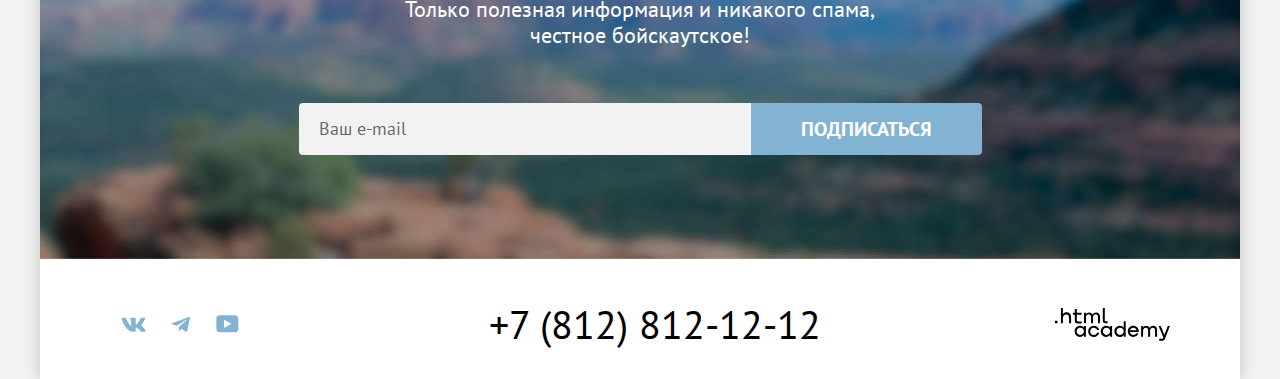
<file: 1/modal.html>
<!DOCTYPE html>
<html lang="ru">

  <head>
    <meta charset="UTF-8">
    <meta name="viewport" content="width=device-width, initial-scale=1.0">
    <title>HTML Academy: Седона</title>
    <link rel="stylesheet" href="styles/styles.css">
    <link rel="icon" href="favicon.ico">
    <link rel="icon" type="image/png" href="images/icons/favicon32x32.png">
    <base href="https://htmlacademy-htmlcss.github.io/2165163-sedona-39/1/">
</head>

  <body>
    <div class="page-wrapper">
      <header class="main-header" data-test="header">
        <nav class="header-nav">
          <a class="logo" href="index.html">
            <img class="logo-img" src="images/logo-sedona.svg" width="140" height="70" alt="Логотип с надписью City of Sedona">
          </a>
          <!-- Блок ссылок навигации по сайту. Start -->
          <ul class="navigation-site">
            <li>
              <a class="link link--current" aria-current="page">Главная</a>
            </li>
            <li>
              <a class="link" href="#">О Седоне</a>
            </li>
            <li>
              <a class="link" href="catalog.html">Гостиницы</a>
            </li>
          </ul>
          <!-- Блок ссылок навигации по сайту. End -->
          <!-- Блок ссылок меню пользователя. Start -->
          <ul class="menu-user">
            <li class="menu-user__item">
              <a class="link link--ico-search" href="#">
                <span class="visually-hidden">Поиск</span>
              </a>
            </li>
            <li class="menu-user__item">
              <a class="link link--ico-favorites" href="#">
                <span class="visually-hidden">В избранном</span>
                <span class="span-number">12</span>
              </a>
            </li>
          </ul>
          <a class="link link--button-want" href="#">Хочу сюда!</a>
          <!-- Блок ссылок меню пользователя. End -->
        </nav>
      </header>
      <main class="main-container main" data-test="main">
        <section class="hero" data-test="hero">
          <h1 class="visually-hidden">Седона — город в Аризоне</h1>
          <p class="visually-hidden" lang="en">Welcome, to the gorgeous Sedona, <q>because the grand canyon sucks!</q></p>
          <p class="visually-hidden" lang="ru">Переводится как: Добро пожаловать в великолепную Седону, <q>потому что Гранд-Каньон – отстой!</q></p>
          <img class="hero__img" src="images/hero-text.svg" width="458" height="352" alt="" aria-hidden="true">
        </section>
        <section class="advantages" data-test="advantages">
          <p class="advantages__title title">Седона — небольшой городок в Аризоне,<br> заслуживающий большего!</p>
          <h2 class="advantages__desc description">Рассмотрим причины, по которым Седона круче, чем Гранд-Каньон!</h2>
          <ul class="advantages__list">
            <li class="advantages__item-list--wide advantages__item-list--bg-color-blue">
              <div class="advantages__wrapper">
                <h3 class="advantages__subtitle subtitle advantages--tcolor">Настоящий городок</h3>
                <p class="advantages__subdesc subdescription advantages--tcolor">Седона — не аттракцион для туристов, там течёт своя жизнь</p>
              </div>
              <img class="advantages__image" src="images/advantages-image-1.jpg" width="800" height="385" alt="Улица с домами в Седоне, в далеке виднеются горы">
            </li>
            <li class="advantages__item-list advantages__item-list--bg-color-lightgray">
              <h3 class="advantages__subtitle subtitle">Небольшая площадь</h3>
              <p class="advantages__subdesc subdescription">Все достопримечательности находятся очень близко</p>
            </li>
            <li class="advantages__item-list advantages__item-list--bg-color-gray">
              <h3 class="advantages__subtitle subtitle">Красивая<br>дорога</h3>
              <p class="advantages__subdesc subdescription">Ехать в Седону из Лас-Вегаса совсем не скучно!</p>
            </li>
            <li class="advantages__item-list advantages__item-list--bg-color-lightgray">
              <h3 class="advantages__subtitle subtitle">Мало<br>туристов</h3>
              <p class="advantages__subdesc subdescription">Большинство едет в Гранд Каньон и толпится там</p>
            </li>
            <li class="advantages__item-list--wide advantages__item-list--bg-color-blue">
              <img class="advantages__image" src="images/advantages-image-2.jpg" width="800" height="385" alt="Мост дьявола, большая естественная арка в скалах из красного песчаника, образовавшаяся из-за ветра и дождей">
              <div class="advantages__wrapper">
                <h3 class="advantages__subtitle subtitle advantages--tcolor">Там есть<br>мост дьявола</h3>
                <p class="advantages__subdesc subdescription advantages--tcolor">Да, по нему можно пройти! Если вы осмелитесь, разумеется</p>
              </div>
            </li>
          </ul>
        </section>
        <section class="infrastructure" data-test="service">
          <h2 class="visually-hidden">Инфраструктура города Седона</h2>
          <p class="infrastructure__title title">Приезжайте в Седону отдохнуть<br> в комфорте и уюте!</p>
          <p class="infrastructure__desc description">Опытный персонал и качественное обслуживание!</p>
          <ul class="infrastructure__list">
            <li class="infrastructure__item-list infrastructure__ico-house infrastructure__item-list--bg-color-lightgray">
              <h3 class="infrastructure__subtitle subtitle">Жильё</h3>
              <p class="infrastructure__subdesc subdescription">Рекомендуем пожить<br>в настоящем мотеле,<br>всё как в кино!</p>
            </li>
            <li class="infrastructure__item-list infrastructure__ico-food">
              <h3 class="infrastructure__subtitle subtitle">Еда</h3>
              <p class="infrastructure__subdesc subdescription">Всегда заказывайте<br>топовый фирменный бургер, вы не разочаруетесь!</p>
            </li>
            <li class="infrastructure__item-list infrastructure__ico-souvenir infrastructure__item-list--bg-color-lightgray">
              <h3 class="infrastructure__subtitle subtitle">Сувениры</h3>
              <p class="infrastructure__subdesc subdescription">Не только китайского,<br>но и настоящего местного производства!</p>
            </li>
          </ul>
        </section>
        <section class="search" data-test="search">
          <h2 class="visually-hidden">Поиск гостиницы в Cедоне</h2>
          <p class="search__title title">Заинтересовались?</p>
          <p class="search__desc description">Укажите предполагаемые даты поездки,<br> и мы покажем вам лучшие предложения гостиниц в Седоне</p>
          <a class="search__link-button" href="#">Поиск гостиницы в Cедоне</a>
        </section>
        <section class="newsletter" data-test="subscribe">
          <h2 class="newsletter__title title">Подпишитесь на рассылку</h2>
          <p class="newsletter__desc description">Только полезная информация и никакого спама,<br> честное бойскаутское!</p>
          <form class="newsletter__form" action="https://echo.htmlacademy.ru/" method="post">
            <label class="visually-hidden" for="field-email">Напишите ваш e-mail</label>
            <input class="form-newsletter__input" type="email" name="newsletter-input" id="field-email" placeholder="Ваш e-mail" required>
            <button class="form-newsletter__button" type="submit">Подписаться</button>
          </form>
        </section>
      </main>
      <footer class="main-footer" data-test="footer">
        <ul class="footer-list">
          <!-- Блок ссылок на соцсети. Start -->
          <li>
            <ul class="socials-list">
              <li>
                <a class="socials-list__link link-vk" href="https://vk.com/htmlacademy">
                  <span class="visually-hidden">Перейти в VK</span>
                </a>
              </li>
              <li>
                <a class="socials-list__link link-telegram" href="https://t.me/htmlacademy">
                  <span class="visually-hidden">Перейти в Telegram</span>
                </a>
              </li>
              <li>
                <a class="socials-list__link link-youtube" href="https://www.youtube.com/user/htmlacademyru">
                  <span class="visually-hidden">Перейти в Youtube</span>
                </a>
              </li>
            </ul>
          </li>
          <!-- Блок ссылок на соцсети. End -->
          <li>
            <a class="link-phone" href="tel:+78128121212">+7 (812) 812-12-12</a>
          </li>
          <li>
            <a class="link-htmlacademy" href="https://htmlacademy.ru/">
              <span class="visually-hidden">Перейти на сайт Html Academy</span>
            </a>
          </li>
        </ul>
      </footer>
    </div>
    <div class="modal-container">
      <div class="modal modal-search-hotel" data-test="modal">
        <h2 class="title modal-search__title">Поиск гостиницы в Седоне</h2>
        <button class="modal-close-button" type="button">
          <span class="visually-hidden">Закрыть</span>
        </button>
        <form class="modal-search-form" action="https://echo.htmlacademy.ru/" method="post">

          <label class="modal__subtitle" for="data-arrival-id">Дата Заезда:</label>
          <div class="modal__wrapper-input">
            <input class="modal__data data-arrival" type="text" name="data-arrival" id="data-arrival-id" value="27 апреля 2020" required>
            <label class="modal__data-icon" for="data-arrival-id" aria-hidden="true"></label>
            <span class="data-note note-error" style="visibility: visible;">Мы не можем отправить вас в прошлое.</span>
          </div>

          <label class="modal__subtitle" for="data-out-id">Дата Выезда:</label>
          <div class="modal__wrapper-input">
            <input class="modal__data data-out" type="text" name="data-out" id="data-out-id" value="1 сентября 2023" required>
            <label class="modal__data-icon" for="data-out-id" aria-hidden="true"></label>
            <span class="data-note data-out__note" style="visibility: visible;">На эти даты есть свободные номера. Пока есть.</span>
          </div>

          <label class="modal__subtitle modal__subtitle-people" for="number-adult-id">Взрослые:</label>
          <span class="number-input-button input-button-adult">
            <input class="number-people number-adult" type="number" name="number-adult" id="number-adult-id" min="0" value="2" required>
            <button class="number-button number-button-minus" type="button"><span class="visually-hidden">Уменьшить количество взрослых</span></button>
            <button class="number-button number-button-plus" type="button"><span class="visually-hidden">Увеличить количество взрослых</span></button>
          </span>

          <span class="label-tooltip label-tooltip-wrapper">
            <label class="modal__subtitle modal__subtitle-people modal__subtitle-child label-tooltip" for="number-child-id">Дети:</label>
            <span class="tooltip">
              <button class="tooltip-toggle" type="button" aria-labelledby="tooltip-label-date"></button>
              <span class="tooltip-text" role="tooltip" id="tooltip-label-date">Укажите количество детей, которые будут с вами, возраст которых от 6 до 18 лет. Дети до 6 лет размещаются бесплатно.</span>
            </span>
          </span>
          <span class="number-input-button input-button-child">
            <input class="number-people number-child" type="number" name="number-child" id="number-child-id" min="0" value="2" required>
            <button class="number-button number-button-minus" type="button"><span class="visually-hidden">Уменьшить количество детей</span></button>
            <button class="number-button number-button-plus" type="button"><span class="visually-hidden">Увеличить количество детей</span></button>
          </span>

          <button class="modal__submit" type="submit">Найти</button>

        </form>
      </div>
    </div>
  </body>

</html>
</file>
<file: styles/styles.css>
/* Font styles */

@font-face {
  font-family: "PT Sans";
  font-style: normal;
  font-weight: 400;
  src: url("../fonts/ptsans-400.woff2") format("woff2");
  font-display: swap;
}

@font-face {
  font-family: "PT Sans";
  font-style: normal;
  font-weight: 700;
  src: url("../fonts/ptsans-700.woff2") format("woff2");
  font-display: swap;
}

/* Basic styles */

html {
  height: 100%;
}

body {
  display: flex;
  flex-direction: column;
  min-height: 100%;
  margin: 0;
  padding: 0 40px;

  font-family: "PT Sans", sans-serif;
  font-size: 18px;
  line-height: 21px;
  color: #000000;

  background-color: #f2f2f2;
}

.page-wrapper {
  display: flex;
  flex-direction: column;
  flex-grow: 1;
  max-width: 1200px;
  margin: 0 auto;

  background-color: #ffffff;
  box-shadow: 0 0 15px 0 rgba(0, 0, 0, 0.2);
}

.main-container {
  flex-grow: 1;
}

.visually-hidden {
	position: absolute;

	width: 1px;
	height: 1px;
	margin: -1px;
	padding: 0;
	border: 0;

	white-space: nowrap;
	clip-path: inset(100%);
	clip: rect(0 0 0 0);
	overflow: hidden;
}

.title {
  margin: 0;

  font-size: 30px;
  font-weight: 700;
  line-height: 36px;
  text-align: center;
  text-transform: uppercase;
}

.subtitle {
  margin: 0;

  font-size: 24px;
  line-height: 28px;
  text-align: center;
  text-transform: uppercase;
}

.description {
  margin: 0;

  font-size: 22px;
  line-height: 26px;
  text-align: center;
  color: #333333;
}

.subdescription {
  margin: 0;

  text-align: center;
  color: #333333;
}

/* Header styles */

.main-header {
  z-index: 1;

  padding: 0 70px;
}

.header-nav {
  display: flex;
  align-items: center;
}

.logo {
  flex-shrink: 0;
  align-self: flex-start;
  width: 140px;
  margin-right: 32px;
  margin-bottom: -6px;
}

.logo-img {
  width: 100%;
  height: auto;

  vertical-align: middle;
}

.navigation-site {
  display: flex;
  flex-wrap: wrap;
  flex-grow: 1;
  gap: 6px;
  margin: 0;
  padding: 0;
  margin-right: 31px;

  list-style: none;
}

.navigation-site .link {
  display: block;
  padding: 20px 13px;

  transition: color 0.3s;
}

.navigation-site .link:not(.link[aria-current="page"]):hover,
.navigation-site .link:not(.link[aria-current="page"]):focus {
  color: #756157;
}

.navigation-site .link:not(.link[aria-current="page"]):active {
  color: rgba(117, 97, 87, 0.3);
}

.link {
  font-size: 20px;
  font-weight: 700;
  line-height: 24px;
  text-decoration: none;
  color: #000000;
}

.link--current {
  text-decoration: underline;
  text-decoration-color: #756257;
  text-decoration-thickness: 2px;
  text-underline-offset: 19px;
  text-underline-position: under;
}

.menu-user {
  display: flex;
  flex-shrink: 0;
  flex-wrap: wrap;
  min-width: 45px;
  gap: 6px;
  margin: 0;
  padding: 0;
  margin-right: 23px;

  list-style: none;
}

.menu-user__item {
  display: flex;
  align-items: center;
}

.menu-user .link::before {
  content: "";
  display: block;
  width: 20px;
  height: 20px;
  padding: 22px 9px;

  -webkit-mask-repeat: no-repeat;

          mask-repeat: no-repeat;
  -webkit-mask-position: center;
          mask-position: center;
  background-color: #000000;

  transition: background-color 0.3s;
}

.link--ico-search::before {
  -webkit-mask-image: url("../images/icons/icon-search.svg");
          mask-image: url("../images/icons/icon-search.svg");
}

.link--ico-favorites {
  position: relative;
}

.link--ico-favorites .visually-hidden {
  left: 1px;
}

.link--ico-favorites::before {
  -webkit-mask-image: url("../images/icons/icon-favorites.svg");
          mask-image: url("../images/icons/icon-favorites.svg");
}

.link--ico-search:hover::before,
.link--ico-search:focus::before,
.link--ico-favorites:hover::before,
.link--ico-favorites:focus::before {
  background-color: #756157;
}

.link--ico-search:active::before,
.link--ico-favorites:active::before {
  background-color: rgba(117, 97, 87, 0.3);
}

.span-number {
  position: absolute;
  top: 11px;
  right: 0;

  display: flex;
  align-items: center;
  justify-content: center;
  min-width: 20px;
  min-height: 20px;

  font-size: 10px;
  line-height: 10px;
  font-weight: 400;
  color: #ffffff;

  background-color: #7db54f;
  border-radius: 50%;

  transition: background-color 0.3s;
}

.link--ico-favorites:hover .span-number,
.link--ico-favorites:focus .span-number {
  background-color: #9bc578;
}

.link--ico-favorites:active .span-number {
  background-color: #c5dfaf;
}

.link--button-want {
  flex-shrink: 0;
  max-width: 160px;
  padding: 8px 34px;

  font-size: 16px;
  line-height: 20px;
  text-transform: uppercase;
  color: #ffffff;

  background-color: #756157;
  border-radius: 4px;

  transition: background-color 0.3s, color 0.3s;
}

.link--button-want:hover,
.link--button-want:focus {
  background-color: #615048;
}

.link--button-want:active {
  color: rgba(255, 255, 255, 0.3);
}

/* Hero styles */

.hero {
  box-sizing: border-box;
  min-height: 485px;
  padding: 51px 70px 82px;

  background-image: url("../images/apron.svg"), url("../images/background-image-1.jpg");
  background-repeat: no-repeat, no-repeat;
  background-size: 100%, cover;
  background-position: bottom center, center;
  background-color: rgba(131, 179, 211, 0.2);
}

.hero__img {
  display: block;
  margin: 0 auto;
  max-width: 100%;
  height: auto;
}

/* Advantages styles */

.advantages {
  padding-top: 69px;
}

.advantages__title {
  padding: 0 70px;
  margin-bottom: 25px;
}

.advantages__desc {
  padding: 0 70px;
  margin-bottom: 90px;

  font-weight: 400;
}

.advantages__list {
  display: flex;
  flex-wrap: wrap;

  margin: 0;
  padding: 0;

  list-style: none;
}

.advantages__item-list--wide {
  display: flex;
  flex-wrap: wrap;
  flex-grow: 1;
  justify-content: center;
  min-height: 385px;
}

.advantages__item-list,
.advantages__wrapper {
  flex-grow: 1;
  width: 400px;
  min-height: 385px;
  box-sizing: border-box;
  padding: 102px 85px;
}

.advantages__item-list {
  padding: 113px 85px 112px;
}

.advantages__image {
  width: 800px;
  height: auto;
  object-fit: contain;
}

.advantages__subtitle {
  position: relative;

  margin-bottom: 62px;
}

.advantages__subtitle::after {
  position: absolute;
  bottom: -32px;
  left: 50%;

  content: "";
  width: 60px;
  height: 2px;

  background-color: rgba(0, 0, 0, 0.3);

  transform: translateX(-50%);
}

.advantages__item-list--wide .advantages__subtitle::after {
  background-color: rgba(255, 255, 255, 0.3);
}

.advantages--tcolor {
  color: #ffffff;
}

.advantages__item-list--bg-color-blue {
  background-color: #82b3d3;
}

.advantages__item-list--bg-color-lightgray {
  background-color: rgba(131, 179, 211, 0.12);
}

.advantages__item-list--bg-color-gray {
  background-color: rgba(131, 179, 211, 0.2);
}

/* Infrastructure styles */

.infrastructure {
  padding-top: 64px;
}

.infrastructure__title {
  padding: 0 70px;
  margin-bottom: 20px;
}

.infrastructure__desc {
  padding: 0 70px;
  margin-bottom: 64px;
}

.infrastructure__list {
  display: flex;
  flex-wrap: wrap;
  margin: 0;
  padding: 0;

  list-style: none;
}

.infrastructure__item-list {
  flex-grow: 1;
  display: flex;
  flex-direction: column;
  align-items: center;
  gap: 29px;
  width: 400px;
  min-height: 385px;
  box-sizing: border-box;
  padding: 79px 85px 81px;
}

.infrastructure__item-list--bg-color-lightgray {
  background-color: rgba(131, 179, 211, 0.12);
}

.infrastructure__item-list::before {
  display: block;
  content: "";
  width: 75px;
  height: 76px;
  margin-left: 1px;

  -webkit-mask-repeat: no-repeat;

          mask-repeat: no-repeat;
  -webkit-mask-position: center;
          mask-position: center;
  background-color: #83b3d3;
}

.infrastructure__ico-house::before {
  -webkit-mask-image: url("../images/icons/icon-house.svg");
          mask-image: url("../images/icons/icon-house.svg");
}

.infrastructure__ico-food::before {
  -webkit-mask-image: url("../images/icons/icon-food.svg");
          mask-image: url("../images/icons/icon-food.svg");
}

.infrastructure__ico-souvenir::before {
  -webkit-mask-image: url("../images/icons/icon-souvenir.svg");
          mask-image: url("../images/icons/icon-souvenir.svg");
}

/* Search styles */

.search {
  padding: 96px 70px;

  text-align: center;
}

.search__title {
  margin-bottom: 20px;
}

.search__desc {
  margin-bottom: 54px;
}

.search__link-button {
  display: inline-block;
  padding: 8px 50px;

  font-size: 20px;
  font-weight: 700;
  line-height: 36px;
  text-decoration: none;
  color: #ffffff;
  text-transform: uppercase;

  background-color: #756157;
  border-radius: 4px;

  transition: background-color 0.3s, color 0.3s;
}

.search__link-button:hover,
.search__link-button:focus {
  background-color: #615048;
}

.search__link-button:active {
  color: rgba(255, 255, 255, 0.3);
}

/* Newsletter styles */

.newsletter {
  padding: 96px 70px 104px;

  background-image: url("../images/background-image-2.jpg");
  background-repeat: no-repeat;
  background-size: cover;
  background-position: center;
  background-color: #256d9f;
}

.newsletter__title {
  margin-bottom: 20px;

  color: #ffffff;
}

.newsletter__desc {
  margin-bottom: 55px;

  color: #ffffff;
}

.newsletter__form {
  display: flex;
  justify-content: center;
}

.form-newsletter__input {
  flex-shrink: 0;
  box-sizing: border-box;
  width: 452px;
  padding: 14px 20px;

  font-family: inherit;
  font-size: 18px;
  font-weight: 700;
  line-height: 24px;
  color: #000000;

  background-color: #f2f2f2;
  border: none;
  border-bottom-left-radius: 4px;
  border-top-left-radius: 4px;

  transition: background-color 0.3s;
}

.form-newsletter__input::placeholder {
  font-weight: 400;
  color: rgba(0, 0, 0, 0.6);
}

.form-newsletter__input:hover {
  background-color: #e6e6e6;
}

.form-newsletter__input:focus {
  background-color: #e6e6e6;
  outline: 3px solid #83b3d3;
}

.form-newsletter__button {
  padding: 8px 50px;

  font-family: "PT Sans", sans-serif;
  font-size: 20px;
  font-weight: 700;
  line-height: 36px;
  color: #ffffff;
  text-transform: uppercase;

  background-color: #82b3d3;
  border: none;
  border-bottom-right-radius: 4px;
  border-top-right-radius: 4px;

  cursor: pointer;
  transition: background-color 0.3s, color 0.3s;
}

.form-newsletter__button:hover,
.form-newsletter__button:focus,
.form-newsletter__button:active {
  background-color: #68a2ca;
}

.form-newsletter__button:active:not([disabled]) {
  color: rgba(255, 255, 255, 0.3);
}

.form-newsletter__button:disabled {
  background-color: #e5e5e5;
}

/* Footer styles */

.main-footer {
  padding: 40px 70px 30px;
}

.footer-list {
  display: flex;
  flex-wrap: wrap;
  justify-content: space-between;
  align-items: center;
  min-height: 50px;
  margin: 0;
  padding: 0;

  list-style: none;
}

.socials-list {
  display: flex;
  flex-wrap: wrap;
  max-width: 141px;
  margin: 0;
  padding: 0;

  list-style: none;
}

.socials-list__link {
  display: flex;
  align-items: center;
}

.socials-list__link::before {
  content: "";
  display: block;
  width: 47px;
  height: 40px;

  -webkit-mask-repeat: no-repeat;

          mask-repeat: no-repeat;
  -webkit-mask-position: center;
          mask-position: center;
  background-color: #83b3d3;

  transition: background-color 0.3s;
}

.link-vk::before {
  -webkit-mask-image: url("../images//icons/icon-vkontakte.svg");
          mask-image: url("../images//icons/icon-vkontakte.svg");
}

.link-telegram::before {
  -webkit-mask-image: url("../images//icons/icon-telegram.svg");
          mask-image: url("../images//icons/icon-telegram.svg");
}

.link-youtube::before {
  -webkit-mask-image: url("../images//icons/icon-youtube.svg");
          mask-image: url("../images//icons/icon-youtube.svg");
}

.link-vk:hover::before,
.link-vk:focus::before,
.link-telegram:hover::before,
.link-telegram:focus::before,
.link-youtube:hover::before,
.link-youtube:focus::before {
  background-color: #68a2ca;
}

.link-vk:active::before,
.link-telegram:active::before,
.link-youtube:active::before {
  background-color: rgba(104, 162, 202, 0.3);
}

.link-phone {
  display: block;
  margin-left: 3px;
  max-width: 340px;

  font-size: 40px;
  line-height: 40px;
  text-decoration: none;
  color: #000000;

  transition: color 0.3s;
}

.link-phone:hover,
.link-phone:focus {
  color: #756157;
}

.link-phone:active {
  color: rgba(117, 97, 87, 0.3);
}

.link-htmlacademy {
  display: block;
  width: 115px;
  height: 33px;

  -webkit-mask-image: url("../images/logo-htmlacademy.svg");

          mask-image: url("../images/logo-htmlacademy.svg");
  -webkit-mask-repeat: no-repeat;
          mask-repeat: no-repeat;
  -webkit-mask-position: center;
          mask-position: center;
  background-color: #000000;

  transition: background-color 0.3s;
}

.link-htmlacademy:hover,
.link-htmlacademy:focus {
  background-color: #756157;
}

.link-htmlacademy:active {
  background-color: rgba(117, 97, 87, 0.3);
}

/* Inner page */
/* Search-catalog styles */

.search-catalog {
  padding: 35px 70px 73px;

  background-image: url("../images/background-image-3.jpg");
  background-color: #256d9f;
  background-repeat: no-repeat;
  background-size: cover;
  background-position: center;
}

.search-catalog__title {
  margin: 0;
  margin-bottom: 8px;

  font-size: 60px;
  line-height: 78px;
  color: #ffffff;
}

.search-catalog__path {
  display: flex;
  flex-wrap: wrap;
  gap: 8px;
  align-items: center;
  margin: 0;
  padding: 0;
  margin-bottom: 40px;

  list-style: none;
  font-size: 16px;
}

.path__item {
  position: relative;
}

.path__item:not(:first-child)::before {
  position: absolute;
  left: -8px;
  bottom: 0;

  content: "";
  width: 8px;
  height: 20px;

  background-color: #ffffff;
  -webkit-mask-image: url("../images/icons/icon-breadcrums-arrow.svg");
          mask-image: url("../images/icons/icon-breadcrums-arrow.svg");
  -webkit-mask-repeat: no-repeat;
          mask-repeat: no-repeat;
  -webkit-mask-position: center;
          mask-position: center;
}

.path__link {
  display: block;
  padding: 0 10px;

  text-decoration: none;
  color: #ffffff;

  transition: color 0.3s, opacity 0.3s;
}

.path__item:first-child .path__link {
  padding-left: 0;
}

.path__item:first-child .path__link::before {
  content: "";
  display: block;
  width: 13px;
  height: 13px;

  background-color: #ffffff;
  -webkit-mask-image: url("../images/icons/icon-breadcrums-house.svg");
          mask-image: url("../images/icons/icon-breadcrums-house.svg");
  -webkit-mask-repeat: no-repeat;
          mask-repeat: no-repeat;
  -webkit-mask-position: center;
          mask-position: center;
}

.path__link:not(.path__link[aria-current="page"]):hover,
.path__link:not(.path__link[aria-current="page"]):hover::before {
  color: rgba(255, 255, 255, 0.6);

  opacity: 0.6;
}

.path__link:not(.path__link[aria-current="page"]):active,
.path__link:not(.path__link[aria-current="page"]):active::before {
  color: rgba(255, 255, 255, 0.3);

  opacity: 0.3;
}

.form-search-catalog {
  display: flex;
  gap: 70px;
}

.block-filter {
  display: flex;
  flex-direction: column;
  margin: 0;
  padding: 0;

  border: 0;
}

.block-filter-infrastructure {
  width: 150px;
}

.block-filter-housing {
  width: 150px;
  margin-right: 71px;
}

.block-filter__subtitle {
  padding: 0;
  margin-bottom: 32px;

  font-size: 20px;
  font-weight: 700;
  line-height: 24px;
  color: #ffffff;
}

.block-filter__desc-input {
  position: relative;

  align-items: center;
  display: flex;
  gap: 16px;
  margin-bottom: 16px;

  line-height: 23px;
  color: #ffffff;

  transition: opacity 0.3s;
}

.block-filter__desc-input:last-child {
  margin-bottom: 0;
}

.input--visually-hidden {
	position: absolute;

	width: 1px;
	height: 1px;
	margin: -1px;
	padding: 0;
	border: 0;

	white-space: nowrap;
	clip-path: inset(100%);
	clip: rect(0 0 0 0);
	overflow: hidden;
}

.input-checkbox + .block-filter__desc-input::after,
.input-radio + .block-filter__desc-input::after {
  position: absolute;
  left: 4px;
  top: 50%;

  content: none;
  width: 12px;
  height: 10px;

  background-color: #3f5e72;
  -webkit-mask-image: url("../images/icons/icon-checkbox-checked.svg");
          mask-image: url("../images/icons/icon-checkbox-checked.svg");
  -webkit-mask-repeat: no-repeat;
          mask-repeat: no-repeat;
  -webkit-mask-position: center;
          mask-position: center;
  -webkit-mask-size: contain;
          mask-size: contain;

  transform: translateY(-50%);
  transition: opacity 0.3s;
}

.input-checkbox + .block-filter__desc-input::before,
.input-radio + .block-filter__desc-input::before {
  content: "";
  width: 20px;
  height: 20px;
  flex-shrink: 0;

  background-color: #ffffff;
  border-radius: 4px;

  transition: opacity 0.3s;
}

.input-radio + .block-filter__desc-input::before {
  border-radius: 50%;
}

.input-radio + .block-filter__desc-input::after {
  left: 5px;

  width: 10px;
  height: 10px;

  -webkit-mask: none;

          mask: none;
  border-radius: 50%;

  transition: opacity 0.3s;
}

.input-checkbox:checked + .block-filter__desc-input::after,
.input-radio:checked + .block-filter__desc-input::after {
  content: "";
}

.input-checkbox:hover + .block-filter__desc-input::before,
.input-checkbox:hover + .block-filter__desc-input::after,
.input-checkbox:hover + .block-filter__desc-input,
.input-radio:hover + .block-filter__desc-input::before,
.input-radio:hover + .block-filter__desc-input::after,
.input-radio:hover + .block-filter__desc-input {
  opacity: 0.6;
}

.input-checkbox:focus + .block-filter__desc-input::before,
.input-radio:focus + .block-filter__desc-input::before {
  outline: 3px solid #83b3d3;
}

.input-checkbox:active + .block-filter__desc-input::before,
.input-checkbox:active + .block-filter__desc-input::after,
.input-checkbox:active + .block-filter__desc-input,
.input-radio:active + .block-filter__desc-input::before,
.input-radio:active + .block-filter__desc-input::after,
.input-radio:active + .block-filter__desc-input {
  opacity: 0.3;
}

.input-checkbox:disabled + .block-filter__desc-input::before,
.input-checkbox:disabled + .block-filter__desc-input::after,
.input-checkbox:disabled + .block-filter__desc-input,
.input-radio:disabled + .block-filter__desc-input::before,
.input-radio:disabled + .block-filter__desc-input::after,
.input-radio:disabled + .block-filter__desc-input {
  opacity: 0.3;
}

.block-filter-price {
  width: 288px;
}

.wrapper-input-price {
  position: relative;

  display: flex;
  gap: 2px;

  margin-bottom: 44px;
}

.filter__label-price {
  position: absolute;
  top: 12px;
  left: 106px;

  line-height: 24px;
  color: rgba(0, 0, 0, 0.3);
}

.filter__label-price--max {
  left: auto;
  right: 20px;
}

.filter__input-price {
  box-sizing: border-box;
  width: 143px;
  padding: 13px 40px 11px 20px;

  font-family: inherit;
  font-size: 18px;
  font-weight: 700;
  line-height: 24px;
  color: #000000;

  background-color: #f2f2f2;
  border: none;
  border-bottom-left-radius: 4px;
  border-top-left-radius: 4px;

  transition: background-color 0.3s;
}

.filter__input-price-max {
  border-radius: 0;
  border-bottom-right-radius: 4px;
  border-top-right-radius: 4px;
}

.filter__input-price::placeholder {
  font-weight: 400;
  text-align: right;
  color: rgba(0, 0, 0, 0.3);
}

/* Для Chrome и Safari */
.filter__input-price::-webkit-inner-spin-button,
.filter__input-price::-webkit-outer-spin-button {
  -webkit-appearance: none;
  margin: 0;
}

/* Для Firefox */
.filter__input-price {
  -moz-appearance: textfield;
}

/* Для IE и Edge */
.filter__input-price::-ms-clear {
  display: none;
}

.filter__input-price:hover {
  background-color: #e6e6e6;
}

.filter__input-price:focus {
  background-color: #e6e6e6;
  outline: 3px solid #83b3d3;
}

.price-range {
  position: relative;

  width: 287px;
  height: 4px;

  background-color: rgba(255, 255, 255, 0.3);
}

.price-range-bar {
  position: absolute;
  left: 0;

  width: 226px;
  height: 4px;

  background-color: #ffffff;
}

.range-toggle {
  position: absolute;
  top: -8px;
  left: 0;

  width: 20px;
  height: 20px;

  background-color: #ffffff;
  border: none;
  border-radius: 5px;

  cursor: pointer;
}

.range-toggle-max {
  left: auto;
  right: 0;
}

.range-toggle:hover {
  box-shadow: 0 4px 10px 0 rgba(0, 0, 0, 0.25);
}

.range-toggle:focus {
  box-shadow: 0 4px 10px 0 rgba(0, 0, 0, 0.25);
  outline: 3px solid #83b3d3;
}

.range-toggle:active {
  box-shadow: 0 7px 15px 0 rgba(0, 0, 0, 0.4);
  outline: 2px solid #83b3d3;
}

.block-button {
  width: 191px;
  justify-content: flex-end;
  gap: 32px;
}

.filter__button-submit,
.filter__button-reset {
  padding: 8px;

  font-family: inherit;
  font-size: 16px;
  font-weight: 700;
  line-height: 20px;
  color: #ffffff;
  text-transform: uppercase;

  border: none;
  border-radius: 4px;

  cursor: pointer;

  transition: background-color 0.3s, color 0.3s;
}

.filter__button-submit {
  background-color: #82b3d3;
}

.filter__button-submit:hover {
  background-color: #68a2ca;
}

.filter__button-submit:focus {
  background-color: #68a2ca;
  outline: none;
}

.filter__button-submit:active:not([disabled]),
.filter__button-reset:active:not([disabled]) {
  color: rgba(255, 255, 255, 0.3);
}

.filter__button-submit:disabled {
  background-color: #e5e5e5;
}

.filter__button-reset {
  padding-bottom: 5px;

  background-color: transparent;
}

.filter__button-reset:hover {
  color: rgba(255, 255, 255, 0.6);
}

.filter__button-reset:focus {
  outline: 3px solid #83b3d3;
}

.filter__button-reset:disabled {
  color: rgba(255, 255, 255, 0.1);
}

/* Catalog styles */

.catalog {
  padding: 50px 70px 60px;
}

.catalog-filters {
  display: flex;
  align-items: center;
  margin-bottom: 40px;
}

.catalog__title {
  margin-right: auto;

  text-align: left;
}

.button-sorting {
  width: 292px;
  height: 49px;
  padding: 10px 40px 10px 18px;
  margin-right: 70px;

  font-family: inherit;
  font-size: 18px;
  font-weight: 400;
  line-height: 21px;
  color: #333333;

  background-color: #ffffff;
  background-image: url("../images/icons/icon-sorting-arrow.svg");
  background-repeat: no-repeat;
  background-position: center right 18px;
  outline: none;
  border: 2px solid #e5e5e5;
  border-radius: 4px;

  cursor: pointer;
  appearance: none;

  transition: border 0.3s;
}

.button-sorting:hover,
.button-sorting:focus-visible {
  border: 2px solid #68a2ca;
}

.button-sorting:disabled {
  border: 2px solid rgba(0, 0, 0, 0.3);

  color: rgba(0, 0, 0, 0.3);
}

.view-items {
  display: flex;
  flex-shrink: 0;
  flex-wrap: wrap;
  max-width: 220px;
  gap: 8px;
  margin: 0;
  margin-top: -1px;
  padding: 0;

  list-style: none;
}

.button-view {
  position: relative;

  display: flex;
  box-sizing: border-box;
  width: 48px;
  height: 48px;
}

.button-view::before {
  content: "";
  box-sizing: border-box;
  width: 48px;
  height: 48px;

  -webkit-mask-repeat: no-repeat;

          mask-repeat: no-repeat;
  -webkit-mask-position: center;
          mask-position: center;

  background-color: #000000;
}

.button-view-table::before {
  -webkit-mask-image: url("../images/icons/icon-sorting-tile.svg");
          mask-image: url("../images/icons/icon-sorting-tile.svg");
}

.button-view-extended::before {
  -webkit-mask-image: url("../images/icons/icon-sorting-extended.svg");
          mask-image: url("../images/icons/icon-sorting-extended.svg");
}

.button-view-list::before {
  -webkit-mask-image: url("../images/icons/icon-sorting-list.svg");
          mask-image: url("../images/icons/icon-sorting-list.svg");
}

.button-view::after {
  position: absolute;

  content: "";
  box-sizing: border-box;
  width: 48px;
  height: 48px;

  border: 2px solid #e5e5e5;
  border-radius: 4px;

  transition: border-color 0.3s;
}

.button-view--current::after {
  border-color: #000000;
}

.button-view:hover::after {
  border-color: #000000;
}

.button-view:focus-visible {
  outline: none;
}

.button-view:focus::after {
  border-color: #68a2ca;
}

.button-view:active::after {
  border-color: #000000;
}

.catalog-items {
  display: flex;
  flex-wrap: wrap;
  gap: 20px;
  margin: 0;
  padding: 0;
  margin-bottom: 39px;
  padding-bottom: 40px;
  border-bottom: 1px solid #e6e6e6;

  list-style: none;
}

.catalog-item {
  display: grid;
  box-sizing: border-box;
  grid-template-columns: 1fr 1fr;
  grid-template-rows:
    212px
    1fr
    min-content
    auto
    auto;
  gap: 16px 20px;
  width: 340px;
  padding: 20px 20px 21px;

  color: #333333;

  outline: 1px solid #e6e6e6;
  border-radius: 4px;
}

.catalog-item__link {
  display: flex;
  grid-column: 1 / -1;

  text-decoration: none;
}

.catalog-item__image {
  width: 100%;
  height: auto;
  object-fit: contain;
}

.catalog-item__title {
  color: #000000;
  text-transform: none;
  text-align: left;
}

.catalog-item__price {
  justify-self: end;
}

.catalog-item__link-button {
  display: flex;
  align-items: center;
  justify-content: center;
  box-sizing: border-box;
  padding: 6px;
  min-height: 36px;

  font-size: 16px;
  font-weight: 700;
  line-height: 20px;
  color: #ffffff;
  text-transform: uppercase;
  text-decoration: none;
  text-align: center;

  border-radius: 4px;

  transition: color 0.3s, background-color 0.3s;
}

.link-button--details {
  background-color: #756157;
}

.link-button--favorites {
  background-color: #82b3d3;
}

.link-button--favorites-added {
  background-color: #7db54f;
}

.link-button--details:hover,
.link-button--details:focus {
  background-color: #615048;
  outline: none;
}

.link-button--favorites:hover,
.link-button--favorites:focus {
  background-color: #68a2ca;
  outline: none;
}

.link-button--favorites-added:hover,
.link-button--favorites-added:focus {
  background-color: #6c9e42;
  outline: none;
}

.link-button--details:active {
  background-color: #756157;
  color: rgba(255, 255, 255, 0.3);
}

.link-button--favorites:active {
  background-color: #82b3d3;
  color: rgba(255, 255, 255, 0.3);
}

.link-button--favorites-added:active {
  background-color: #7db54f;
  color: rgba(255, 255, 255, 0.3);
}

.link-button--rating {
  font-weight: 400;
  color: #333333;

  background-color: #f2f2f2;
}

.catalog-item__stars {
  display: flex;
  flex-wrap: wrap;
  gap: 6px;
  align-items: center;
  margin: 0;
  padding: 0;

  list-style: none;
}

.catalog-item__star {
  width: 18px;
  height: 17px;

  background-color: #83b3d3;
  -webkit-mask-image: url("../images/icons/icon-star.svg");
          mask-image: url("../images/icons/icon-star.svg");
  -webkit-mask-repeat: no-repeat;
          mask-repeat: no-repeat;
  -webkit-mask-position: center;
          mask-position: center;
}

.catalog-pagination {
  display: flex;
  flex-wrap: wrap;
  gap: 8px;
  margin: 0;
  padding: 0;

  list-style: none;
}

.pagination__link {
  box-sizing: border-box;
  padding: 6px;
  display: flex;
  align-items: center;
  justify-content: center;
  min-width: 60px;
  min-height: 60px;

  font-size: 20px;
  font-weight: 700;
  line-height: 36px;
  color: #ffffff;
  text-decoration: none;

  background-color: #82b3d3;
  border-radius: 4px;

  transition: background-color 0.3s, color 0.3s;
}

.pagination__link--current {
  color: #000000;

  background-color: #f2f2f2;
}

.pagination__link--middle {
  font-size: 22px;
  font-weight: 400;
  line-height: 26px;
  color: #000000;

  background-color: transparent;
}

.pagination__link:not(.pagination__link--current):not(.pagination__link--middle):hover,
.pagination__link:not(.pagination__link--current):not(.pagination__link--middle):focus {
  background-color: #68a2ca;
  outline: none;
}

.pagination__link:not(.pagination__link--current):not(.pagination__link--middle):active {
  background-color: #82b3d3;
  color: rgba(255, 255, 255, 0.3);
}

/* Newsletter-inner styles */

.newsletter-inner {
  background-image: none;
  background-color: #ffffff;
}

.newsletter-inner .newsletter__title {
  color: #000000;
}

.newsletter-inner .newsletter__desc {
  color: #333333;
}

/* Modal container styles */

.modal-container {
  z-index: 2;
  position: fixed;
  top: 0;
  left: 0;

  display: flex;
  align-items: center;
  justify-content: center;
  width: 100%;
  height: 100%;

  background-color: rgba(242, 242, 242, 0.8);
}

.modal-container-hidden {
  display: none;
}

.modal {
  position: relative;

  padding: 64px 70px;

  background-color: #ffffff;
  border-radius: 30px;
  box-shadow: 0 25px 50px 0 rgba(0, 0, 0, 0.15);
}

.modal-search-hotel {
  width: 717px;
  box-sizing: border-box;
}

.modal-search__title {
  margin-bottom: 64px;
  padding-right: 60px;

  text-align: left;
}

.modal-close-button {
  position: absolute;
  top: 64px;
  right: 52px;

  width: 52px;
  height: 52px;
  padding: 0;

  border: none;
  border-radius: 50%;

  cursor: pointer;
}

.modal-close-button::before {
  content: "";

  display: block;
  width: 100%;
  height: 100%;

  background-color: #f2f2f2;
  border-radius: 50%;

  transition: background-color 0.3s;
}

.modal-close-button::after {
  position: absolute;
  top: 0;

  content: "";
  display: block;
  width: 100%;
  height: 100%;

  background-color: #000000;
  border-radius: 50%;
  -webkit-mask-image: url("../images/icons/icon-close.svg");
          mask-image: url("../images/icons/icon-close.svg");
  -webkit-mask-repeat: no-repeat;
          mask-repeat: no-repeat;
  -webkit-mask-position: center;
          mask-position: center;
}

.modal-close-button:focus {
  outline: none;
}

.modal-close-button:hover::before {
  background-color: #e6e6e6;
}

.modal-close-button:focus::before {
  background-color: #e6e6e6;
  outline: 3px solid #83b3d3;
}

.modal-close-button:active::before {
  background-color: #e6e6e6;
  outline: none;
}

.modal-close-button:active::after {
  background-color: rgba(0, 0, 0, 0.3);
}

.modal-search-form {
  display: grid;
  gap: 23px 18px;
  align-items: start;
  grid-template-columns: 119px repeat(3, 1fr);
  grid-template-rows: repeat(4, min-content);
}

.modal__subtitle {
  padding-top: 12px;

  font-size: 20px;
  font-weight: 700;
  line-height: 24px;
}

.modal__subtitle-child {
  padding-top: 0;
}

.modal__data-icon {
  position: absolute;
  top: 13px;
  right: 20px;

  width: 20px;
  height: 20px;

  -webkit-mask-image: url("../images/icons/icon-calendar.svg");

          mask-image: url("../images/icons/icon-calendar.svg");
  -webkit-mask-repeat: no-repeat;
          mask-repeat: no-repeat;
  -webkit-mask-position: center;
          mask-position: center;
  background-color: rgba(0, 0, 0, 0.3);
}

.modal__data,
.number-people {
  box-sizing: border-box;

  padding: 13px 60px 11px 20px;

  font-family: inherit;
  font-size: 18px;
  font-weight: 700;
  line-height: 24px;
  color: #000000;

  background-color: #f2f2f2;
  border: none;
  border-radius: 4px;

  transition: background-color 0.3s;
}

.number-people {
  width: 110px;
  padding-left: 40px;
  padding-right: 40px;

  text-align: center;
}

.number-child {
  justify-self: end;
}

.modal__wrapper-input {
  grid-column: 2 / 5;

  position: relative;

  display: flex;
  flex-direction: column;
  gap: 4px;
}

.data-out {
  grid-column: 2 / 5;
}

.data-note {
  padding: 0 20px;

  font-size: 16px;
  color: #333333;
}

.note-error {
  color: #ff5757;
}

.number-input-button {
  position: relative;
}

.input-button-adult {
  justify-self: start;
}

.input-button-child {
  justify-self: end;
}

.number-button {
  position: absolute;
  top: 0;
  left: 0;

  display: flex;
  align-items: center;
  justify-content: center;
  width: 40px;
  height: 100%;

  background-color: #f2f2f2;
  border: none;
  border-radius: 4px;
  padding: 0;

  cursor: pointer;
}

.number-button::after,
.number-button::before {
  content: "";
  display: block;
  width: 20px;
  height: 20px;

  border-radius: 4px;
}

.number-button::after {
  background-color: rgba(117, 97, 87, 0.3);
  -webkit-mask-repeat: no-repeat;
          mask-repeat: no-repeat;
  -webkit-mask-position: center;
          mask-position: center;
}

.number-button::before {
  position: absolute;
}

.number-button-minus::after {
  -webkit-mask-image: url("../images/icons/icon-minus.svg");
          mask-image: url("../images/icons/icon-minus.svg");
}

.number-button-plus {
  left: auto;
  right: 0;
}

.number-button-plus::after {
  -webkit-mask-image: url("../images/icons/icon-plus.svg");
          mask-image: url("../images/icons/icon-plus.svg");
}

.number-button:focus {
  outline: none;
}

.number-button:hover::after,
.number-button:focus::after {
  background-color: #000000;
}

.number-button:focus.number-button::before {
  outline: 3px solid #82b3d3;
}

.number-button:active::after {
  background-color: rgba(117, 97, 87, 0.3);
}

.number-button:active.number-button::before {
  outline: none;
}

.modal__data:hover {
  background-color: #e6e6e6;
}

.modal__data:focus {
  background-color: #e6e6e6;
  outline: 3px solid #82b3d3;
}

.number-people:focus {
  outline: 3px solid #82b3d3;
}

.label-tooltip-wrapper {
  display: flex;
  gap: 11px;
  justify-content: end;
  padding-top: 12px;
  padding-right: 4px;
}

.tooltip {
  position: relative;

  width: 26px;
  height: 26px;
  margin-top: -1px;
}

.tooltip-toggle {
  display: block;
  padding: 0;
  margin: 0;
  width: 26px;
  height: 26px;

  border: none;
  border-radius: 50%;
  background-color: transparent;
  background-image: url("../images/icons/icon-info.svg");
  background-repeat: no-repeat;
  background-position: center;

  cursor: pointer;
}

.tooltip-toggle:hover {
  opacity: 0.6;
}

.tooltip-text {
  position: absolute;
  left: 50%;

  display: none;
  box-sizing: border-box;
  width: 256px;
  margin-top: 15px;
  padding: 20px 18px 23px 22px;

  font-size: 16px;
  line-height: 20px;
  color: #ffffff;

  background-color: #333333;
  box-shadow: 0 15px 30px 0 rgba(0, 0, 0, 0.3);
  border-radius: 10px;

  transform: translateX(-50%);
}

.tooltip-text::before {
  position: absolute;
  left: 50%;
  top: 0;

  display: block;
  content: "";
  width: 13px;
  height: 13px;

  background-color: #333333;

  transform: translateX(-50%) translateY(-50%) rotate(45deg);
}

.tooltip-toggle:hover + .tooltip-text,
.tooltip-toggle:focus + .tooltip-text {
  display: block;
}

.modal__submit {
  grid-column: 1 / 5;

  margin-top: 25px;
  padding: 18px;

  font-family: "PT Sans", sans-serif;
  font-size: 20px;
  font-weight: 700;
  line-height: 24px;
  color: #ffffff;
  text-transform: uppercase;

  background-color: #82b3d3;
  border: none;
  border-radius: 10px;

  cursor: pointer;
  transition: background-color 0.3s, color 0.3s;
}

.modal__submit:hover,
.modal__submit:focus,
.modal__submit:active {
  background-color: #68a2ca;
}

.modal__submit:active:not([disabled]) {
  color: rgba(255, 255, 255, 0.3);
}

.modal__submit:disabled {
  background-color: #e5e5e5;
}

/* Для Chrome и Safari */
.number-people::-webkit-inner-spin-button,
.number-people::-webkit-outer-spin-button {
  -webkit-appearance: none;

  margin: 0;
}

/* Для Firefox */
.number-people {
  -moz-appearance: textfield;
}

/* Для IE и Edge */
.number-people::-ms-clear {
  display: none;
}
</file>
<file: 1/styles/styles.css>
/* Font styles */

@font-face {
  font-family: "PT Sans";
  font-style: normal;
  font-weight: 400;
  src: url("../fonts/ptsans-400.woff2") format("woff2");
  font-display: swap;
}

@font-face {
  font-family: "PT Sans";
  font-style: normal;
  font-weight: 700;
  src: url("../fonts/ptsans-700.woff2") format("woff2");
  font-display: swap;
}

/* Basic styles */

html {
  height: 100%;
}

body {
  display: flex;
  flex-direction: column;
  min-height: 100%;
  margin: 0;
  padding: 0 40px;

  font-family: "PT Sans", sans-serif;
  font-size: 18px;
  line-height: 21px;
  color: #000000;

  background-color: #F2F2F2;
}

.page-wrapper {
  display: flex;
  flex-direction: column;
  flex-grow: 1;
  max-width: 1200px;
  margin: 0 auto;

  background-color: #FFFFFF;
  box-shadow: 0 0 15px 0 rgba(0, 0, 0, 0.2);
}

.main-container {
  flex-grow: 1;
}

.visually-hidden {
	position: absolute;

	width: 1px;
	height: 1px;
	margin: -1px;
	padding: 0;
	border: 0;

	white-space: nowrap;
	clip-path: inset(100%);
	clip: rect(0 0 0 0);
	overflow: hidden;
}

.title {
  margin: 0;

  font-size: 30px;
  font-weight: 700;
  line-height: 36px;
  text-align: center;
  text-transform: uppercase;
}

.subtitle {
  margin: 0;

  font-size: 24px;
  line-height: 28px;
  text-align: center;
  text-transform: uppercase;
}

.description {
  margin: 0;

  font-size: 22px;
  line-height: 26px;
  text-align: center;
  color: #333333;
}

.subdescription {
  margin: 0;

  text-align: center;
  color: #333333;
}

/* Header styles */

.main-header {
  z-index: 1;

  padding: 0 70px;
}

.header-nav {
  display: flex;
  align-items: center;
}

.logo {
  flex-shrink: 0;
  align-self: flex-start;
  width: 140px;
  margin-right: 32px;
  margin-bottom: -6px;
}

.logo-img {
  width: 100%;
  height: auto;

  vertical-align: middle;
}

.navigation-site {
  display: flex;
  flex-wrap: wrap;
  flex-grow: 1;
  gap: 6px;
  margin: 0;
  padding: 0;
  margin-right: 31px;

  list-style: none;
}

.navigation-site .link {
  display: block;
  padding: 20px 13px;

  transition: color 0.3s;
}

.navigation-site .link:not(.link[aria-current="page"]):hover,
.navigation-site .link:not(.link[aria-current="page"]):focus {
  color: rgba(117, 97, 87, 1);
}

.navigation-site .link:not(.link[aria-current="page"]):active {
  color: rgba(117, 97, 87, 0.3);
}

.link {
  font-size: 20px;
  font-weight: 700;
  line-height: 24px;
  text-decoration: none;
  color: #000000;
}

.link--current {
  text-decoration: underline;
  text-decoration-color: #756257;
  text-decoration-thickness: 2px;
  text-underline-offset: 19px;
  text-underline-position: under;
}

.menu-user {
  display: flex;
  flex-shrink: 0;
  flex-wrap: wrap;
  min-width: 45px;
  gap: 6px;
  margin: 0;
  padding: 0;
  margin-right: 23px;

  list-style: none;
}

.menu-user__item {
  display: flex;
  align-items: center;
}

.menu-user .link::before {
  content: "";
  display: block;
  width: 20px;
  height: 20px;
  padding: 22px 9px;

  -webkit-mask-repeat: no-repeat;

          mask-repeat: no-repeat;
  -webkit-mask-position: center;
          mask-position: center;
  background-color: rgba(0, 0, 0, 1);

  transition: background-color 0.3s;
}

.link--ico-search::before {
  -webkit-mask-image: url("../images/icons/icon-search.svg");
          mask-image: url("../images/icons/icon-search.svg");
}

.link--ico-favorites {
  position: relative;
}

.link--ico-favorites .visually-hidden {
  left: 1px;
}

.link--ico-favorites::before {
  -webkit-mask-image: url("../images/icons/icon-favorites.svg");
          mask-image: url("../images/icons/icon-favorites.svg");
}

.link--ico-search:hover::before,
.link--ico-search:focus::before,
.link--ico-favorites:hover::before,
.link--ico-favorites:focus::before {
  background-color: rgba(117, 97, 87, 1);
}

.link--ico-search:active::before,
.link--ico-favorites:active::before {
  background-color: rgba(117, 97, 87, 0.3);
}

.span-number {
  position: absolute;
  top: 11px;
  right: 0;

  display: flex;
  align-items: center;
  justify-content: center;
  min-width: 20px;
  min-height: 20px;

  font-size: 10px;
  line-height: 10px;
  font-weight: 400;
  color: #FFFFFF;

  background-color: rgba(125, 181, 79, 1);
  border-radius: 50%;

  transition: background-color 0.3s;
}

.link--ico-favorites:hover .span-number,
.link--ico-favorites:focus .span-number {
  background-color: rgba(155, 197, 120, 1);
}

.link--ico-favorites:active .span-number {
  background-color: rgb(197 223 175);
}

.link--button-want {
  flex-shrink: 0;
  max-width: 160px;
  padding: 8px 34px;

  font-size: 16px;
  line-height: 20px;
  text-transform: uppercase;
  color: #FFFFFF;

  background-color: #756157;
  border-radius: 4px;

  transition: background-color 0.3s, color 0.3s;
}

.link--button-want:hover,
.link--button-want:focus {
  background-color: #615048;
}

.link--button-want:active {
  color: rgba(255, 255, 255, 0.3);
}

/* Hero styles */

.hero {
  box-sizing: border-box;
  min-height: 485px;
  padding: 51px 70px 82px;

  background-image: url("../images/apron.svg"), url("../images/background-image-1.jpg");
  background-repeat: no-repeat, no-repeat;
  background-size: 100%, cover;
  background-position: bottom center, center;
  background-color: rgba(131, 179, 211, 0.2);
}

.hero__img {
  display: block;
  margin: 0 auto;
  max-width: 100%;
  height: auto;
}

/* Advantages styles */

.advantages {
  padding-top: 69px;
}

.advantages__title {
  padding: 0 70px;
  margin-bottom: 25px;
}

.advantages__desc {
  padding: 0 70px;
  margin-bottom: 90px;

  font-weight: 400;
}

.advantages__list {
  display: flex;
  flex-wrap: wrap;

  margin: 0;
  padding: 0;

  list-style: none;
}

.advantages__item-list--wide {
  display: flex;
  flex-wrap: wrap;
  flex-grow: 1;
  justify-content: center;
  min-height: 385px;
}

.advantages__item-list,
.advantages__wrapper {
  flex-grow: 1;
  width: 400px;
  min-height: 385px;
  box-sizing: border-box;
  padding: 102px 85px;
}

.advantages__item-list {
  padding: 113px 85px 112px;
}

.advantages__image {
  width: 800px;
  height: auto;
  object-fit: contain;
}

.advantages__subtitle {
  position: relative;

  margin-bottom: 62px;
}

.advantages__subtitle::after {
  position: absolute;
  bottom: -32px;
  left: 50%;

  content: "";
  width: 60px;
  height: 2px;

  background-color: rgba(0, 0, 0, 0.3);

  transform: translateX(-50%);
}

.advantages__item-list--wide .advantages__subtitle::after {
  background-color: rgba(255, 255, 255, 0.3);
}

.advantages--tcolor {
  color: #ffffff;
}

.advantages__item-list--bg-color-blue {
  background-color: #82B3D3;
}

.advantages__item-list--bg-color-lightgray {
  background-color: rgba(131, 179, 211, 0.12);
}

.advantages__item-list--bg-color-gray {
  background-color: rgba(131, 179, 211, 0.2);
}

/* Infrastructure styles */

.infrastructure {
  padding-top: 64px;
}

.infrastructure__title {
  padding: 0 70px;
  margin-bottom: 20px;
}

.infrastructure__desc {
  padding: 0 70px;
  margin-bottom: 64px;
}

.infrastructure__list {
  display: flex;
  flex-wrap: wrap;
  margin: 0;
  padding: 0;

  list-style: none;
}

.infrastructure__item-list {
  flex-grow: 1;
  display: flex;
  flex-direction: column;
  align-items: center;
  gap: 29px;
  width: 400px;
  min-height: 385px;
  box-sizing: border-box;
  padding: 79px 85px 81px;
}

.infrastructure__item-list--bg-color-lightgray {
  background-color: rgba(131, 179, 211, 0.12);
}

.infrastructure__item-list::before {
  display: block;
  content: "";
  width: 75px;
  height: 76px;
  margin-left: 1px;

  -webkit-mask-repeat: no-repeat;

          mask-repeat: no-repeat;
  -webkit-mask-position: center;
          mask-position: center;
  background-color: #83B3D3;
}

.infrastructure__ico-house::before {
  -webkit-mask-image: url("../images/icons/icon-house.svg");
          mask-image: url("../images/icons/icon-house.svg");
}

.infrastructure__ico-food::before {
  -webkit-mask-image: url("../images/icons/icon-food.svg");
          mask-image: url("../images/icons/icon-food.svg");
}

.infrastructure__ico-souvenir::before {
  -webkit-mask-image: url("../images/icons/icon-souvenir.svg");
          mask-image: url("../images/icons/icon-souvenir.svg");
}

/* Search styles */

.search {
  padding: 96px 70px;

  text-align: center;
}

.search__title {
  margin-bottom: 20px;
}

.search__desc {
  margin-bottom: 54px;
}

.search__link-button {
  display: inline-block;
  padding: 8px 50px;

  font-size: 20px;
  font-weight: 700;
  line-height: 36px;
  text-decoration: none;
  color: #FFFFFF;
  text-transform: uppercase;

  background-color: #756157;
  border-radius: 4px;

  transition: background-color 0.3s, color 0.3s;
}

.search__link-button:hover,
.search__link-button:focus {
  background-color: #615048;
}

.search__link-button:active {
  color: rgba(255, 255, 255, 0.3);
}

/* Newsletter styles */

.newsletter {
  padding: 96px 70px 104px;

  background-image: url("../images/background-image-2.jpg");
  background-repeat: no-repeat;
  background-size: cover;
  background-position: center;
  background-color: #82B3D3;
}

.newsletter__title {
  margin-bottom: 20px;

  color: #FFFFFF;
}

.newsletter__desc {
  margin-bottom: 55px;

  color: #FFFFFF;
}

.newsletter__form {
  display: flex;
  justify-content: center;
}

.form-newsletter__input {
  flex-shrink: 0;
  box-sizing: border-box;
  width: 452px;
  padding: 14px 20px;

  font-family: inherit;
  font-size: 18px;
  font-weight: 700;
  line-height: 24px;
  color: #000000;

  background-color: #F2F2F2;
  border: none;
  border-bottom-left-radius: 4px;
  border-top-left-radius: 4px;

  transition: background-color 0.3s;
}

.form-newsletter__input::placeholder {
  font-weight: 400;
  color: rgba(0, 0, 0, 0.6);
}

.form-newsletter__input:hover {
  background-color: #E6E6E6;
}

.form-newsletter__input:focus {
  background-color: #E6E6E6;
  outline: 3px solid #83B3D3;
}

.form-newsletter__button {
  padding: 8px 50px;

  font-family: "PT Sans", sans-serif;
  font-size: 20px;
  font-weight: 700;
  line-height: 36px;
  color: #FFFFFF;
  text-transform: uppercase;

  background-color: #82B3D3;
  border: none;
  border-bottom-right-radius: 4px;
  border-top-right-radius: 4px;

  cursor: pointer;
  transition: background-color 0.3s, color 0.3s;
}

.form-newsletter__button:hover,
.form-newsletter__button:focus,
.form-newsletter__button:active {
  background-color: #68A2CA;
}

.form-newsletter__button:active:not([disabled]) {
  color: rgba(255, 255, 255, 0.3);
}

.form-newsletter__button:disabled {
  background-color: #E5E5E5;
}

/* Footer styles */

.main-footer {
  padding: 40px 70px 30px;
}

.footer-list {
  display: flex;
  flex-wrap: wrap;
  justify-content: space-between;
  align-items: center;
  min-height: 50px;
  margin: 0;
  padding: 0;

  list-style: none;
}

.socials-list {
  display: flex;
  flex-wrap: wrap;
  max-width: 141px;
  margin: 0;
  padding: 0;

  list-style: none;
}

.socials-list__link {
  display: flex;
  align-items: center;
}

.socials-list__link::before {
  content: "";
  display: block;
  width: 47px;
  height: 40px;

  -webkit-mask-repeat: no-repeat;

          mask-repeat: no-repeat;
  -webkit-mask-position: center;
          mask-position: center;
  background-color: rgba(131, 179, 211, 1);

  transition: background-color 0.3s;
}

.link-vk::before {
  -webkit-mask-image: url("../images//icons/icon-vkontakte.svg");
          mask-image: url("../images//icons/icon-vkontakte.svg");
}

.link-telegram::before {
  -webkit-mask-image: url("../images//icons/icon-telegram.svg");
          mask-image: url("../images//icons/icon-telegram.svg");
}

.link-youtube::before {
  -webkit-mask-image: url("../images//icons/icon-youtube.svg");
          mask-image: url("../images//icons/icon-youtube.svg");
}

.link-vk:hover::before,
.link-vk:focus::before,
.link-telegram:hover::before,
.link-telegram:focus::before,
.link-youtube:hover::before,
.link-youtube:focus::before {
  background-color: rgba(104, 162, 202, 1);
}

.link-vk:active::before,
.link-telegram:active::before,
.link-youtube:active::before {
  background-color: rgba(104, 162, 202, 0.3);
}

.link-phone {
  display: block;
  margin-left: 3px;
  max-width: 340px;

  font-size: 40px;
  line-height: 40px;
  text-decoration: none;
  color: rgba(0, 0, 0, 1);

  transition: color 0.3s;
}

.link-phone:hover,
.link-phone:focus {
  color: rgba(117, 97, 87, 1);
}

.link-phone:active {
  color: rgba(117, 97, 87, 0.3);
}

.link-htmlacademy {
  display: block;
  width: 115px;
  height: 33px;

  -webkit-mask-image: url("../images/logo-htmlacademy.svg");

          mask-image: url("../images/logo-htmlacademy.svg");
  -webkit-mask-repeat: no-repeat;
          mask-repeat: no-repeat;
  -webkit-mask-position: center;
          mask-position: center;
  background-color: rgba(0, 0, 0, 1);

  transition: background-color 0.3s;
}

.link-htmlacademy:hover,
.link-htmlacademy:focus {
  background-color: rgba(117, 97, 87, 1);
}

.link-htmlacademy:active {
  background-color: rgba(117, 97, 87, 0.3);
}

/* Inner page */
/* Search-catalog styles */

.search-catalog {
  padding: 35px 70px 73px;

  background-color: #82B3D3;
  background-image: url("../images/background-image-3.jpg");
  background-repeat: no-repeat;
  background-size: cover;
  background-position: center;
}

.search-catalog__title {
  margin: 0;
  margin-bottom: 8px;

  font-size: 60px;
  line-height: 78px;
  color: #FFFFFF;
}

.search-catalog__path {
  display: flex;
  flex-wrap: wrap;
  gap: 8px;
  align-items: center;
  margin: 0;
  padding: 0;
  margin-bottom: 40px;

  list-style: none;
  font-size: 16px;
}

.path__item {
  position: relative;
}

.path__item:not(:first-child)::before {
  position: absolute;
  left: -8px;
  bottom: 0;

  content: "";
  width: 8px;
  height: 20px;

  background-color: #FFFFFF;
  -webkit-mask-image: url("../images/icons/icon-breadcrums-arrow.svg");
          mask-image: url("../images/icons/icon-breadcrums-arrow.svg");
  -webkit-mask-repeat: no-repeat;
          mask-repeat: no-repeat;
  -webkit-mask-position: center;
          mask-position: center;
}

.path__link {
  display: block;
  padding: 0 10px;

  text-decoration: none;
  color: #FFFFFF;

  transition: color 0.3s, opacity 0.3s;
}

.path__item:first-child .path__link {
  padding-left: 0;
}

.path__item:first-child .path__link::before {
  content: "";
  display: block;
  width: 13px;
  height: 13px;

  background-color: #FFFFFF;
  -webkit-mask-image: url("../images/icons/icon-breadcrums-house.svg");
          mask-image: url("../images/icons/icon-breadcrums-house.svg");
  -webkit-mask-repeat: no-repeat;
          mask-repeat: no-repeat;
  -webkit-mask-position: center;
          mask-position: center;
}

.path__link:not(.path__link[aria-current="page"]):hover,
.path__link:not(.path__link[aria-current="page"]):hover::before {
  color: rgba(255, 255, 255, 0.6);

  opacity: 0.6;
}

.path__link:not(.path__link[aria-current="page"]):active,
.path__link:not(.path__link[aria-current="page"]):active::before {
  color: rgba(255, 255, 255, 0.3);

  opacity: 0.3;
}

.form-search-catalog {
  display: flex;
  gap: 70px;
}

.block-filter {
  display: flex;
  flex-direction: column;
  margin: 0;
  padding: 0;

  border: 0;
}

.block-filter-infrastructure {
  width: 150px;
}

.block-filter-housing {
  width: 150px;
  margin-right: 71px;
}

.block-filter__subtitle {
  padding: 0;
  margin-bottom: 32px;

  font-size: 20px;
  font-weight: 700;
  line-height: 24px;
  color: #FFFFFF;
}

.block-filter__desc-input {
  position: relative;

  align-items: center;
  display: flex;
  gap: 16px;
  margin-bottom: 16px;

  line-height: 23px;
  color: #FFFFFF;

  transition: opacity 0.3s;
}

.block-filter__desc-input:last-child {
  margin-bottom: 0;
}

.input--visually-hidden {
	position: absolute;

	width: 1px;
	height: 1px;
	margin: -1px;
	padding: 0;
	border: 0;

	white-space: nowrap;
	clip-path: inset(100%);
	clip: rect(0 0 0 0);
	overflow: hidden;
}

input[type="checkbox"] + .block-filter__desc-input::after,
input[type="radio"] + .block-filter__desc-input::after {
  position: absolute;
  left: 4px;
  top: 50%;

  content: none;
  width: 12px;
  height: 10px;

  background-color: #3F5E72;
  -webkit-mask-image: url("../images/icons/icon-checkbox-checked.svg");
          mask-image: url("../images/icons/icon-checkbox-checked.svg");
  -webkit-mask-repeat: no-repeat;
          mask-repeat: no-repeat;
  -webkit-mask-position: center;
          mask-position: center;
  -webkit-mask-size: contain;
          mask-size: contain;

  transform: translateY(-50%);
  transition: opacity 0.3s;
}

input[type="checkbox"] + .block-filter__desc-input::before,
input[type="radio"] + .block-filter__desc-input::before {
  content: "";
  width: 20px;
  height: 20px;
  flex-shrink: 0;

  background-color: #FFFFFF;
  border-radius: 4px;

  transition: opacity 0.3s;
}

input[type="radio"] + .block-filter__desc-input::before {
  border-radius: 50%;
}

input[type="radio"] + .block-filter__desc-input::after {
  left: 5px;

  width: 10px;
  height: 10px;

  -webkit-mask: none;

          mask: none;
  border-radius: 50%;

  transition: opacity 0.3s;
}

input[type="checkbox"]:checked + .block-filter__desc-input::after,
input[type="radio"]:checked + .block-filter__desc-input::after {
  content: "";
}

input[type="checkbox"]:hover + .block-filter__desc-input::before,
input[type="checkbox"]:hover + .block-filter__desc-input::after,
input[type="checkbox"]:hover + .block-filter__desc-input,
input[type="radio"]:hover + .block-filter__desc-input::before,
input[type="radio"]:hover + .block-filter__desc-input::after,
input[type="radio"]:hover + .block-filter__desc-input {
  opacity: 0.6;
}

input[type="checkbox"]:focus + .block-filter__desc-input::before,
input[type="radio"]:focus + .block-filter__desc-input::before {
  outline: 3px solid #83B3D3;
}

input[type="checkbox"]:active + .block-filter__desc-input::before,
input[type="checkbox"]:active + .block-filter__desc-input::after,
input[type="checkbox"]:active + .block-filter__desc-input,
input[type="radio"]:active + .block-filter__desc-input::before,
input[type="radio"]:active + .block-filter__desc-input::after,
input[type="radio"]:active + .block-filter__desc-input {
  opacity: 0.3;
}

.block-filter-price {
  width: 288px;
}

.wrapper-input-price {
  position: relative;

  display: flex;
  gap: 2px;

  margin-bottom: 44px;
}

.filter__label-price {
  position: absolute;
  top: 12px;
  left: 106px;

  line-height: 24px;
  color: rgba(0, 0, 0, 0.3);
}

.filter__label-price--max {
  left: auto;
  right: 20px;
}

.filter__input-price {
  box-sizing: border-box;
  width: 143px;
  padding: 13px 40px 11px 20px;

  font-family: inherit;
  font-size: 18px;
  font-weight: 700;
  line-height: 24px;
  color: #000000;

  background-color: #F2F2F2;
  border: none;
  border-bottom-left-radius: 4px;
  border-top-left-radius: 4px;

  transition: background-color 0.3s;
}

.filter__input-price-max {
  border-radius: 0;
  border-bottom-right-radius: 4px;
  border-top-right-radius: 4px;
}

.filter__input-price::placeholder {
  font-weight: 400;
  text-align: right;
  color: rgba(0, 0, 0, 0.3);
}

/* Для Chrome и Safari */
.filter__input-price::-webkit-inner-spin-button,
.filter__input-price::-webkit-outer-spin-button {
  -webkit-appearance: none;
  margin: 0;
}

/* Для Firefox */
.filter__input-price {
  -moz-appearance: textfield;
}

/* Для IE и Edge */
.filter__input-price::-ms-clear {
  display: none;
}

.filter__input-price:hover {
  background-color: #E6E6E6;
}

.filter__input-price:focus {
  background-color: #E6E6E6;
  outline: 3px solid #83B3D3;
}

.price-range {
  position: relative;

  width: 287px;
  height: 4px;

  background-color: rgba(255, 255, 255, 0.3);
}

.price-range-bar {
  position: absolute;

  height: 4px;

  background-color: rgba(255, 255, 255, 1);
}

.range-toggle {
  position: absolute;
  top: -8px;
  left: 0;

  width: 20px;
  height: 20px;

  background-color: rgba(255, 255, 255, 1);
  border: none;
  border-radius: 5px;

  cursor: pointer;
}

.range-toggle-max {
  left: auto;
  right: 0;
}

.range-toggle:hover {
  box-shadow: 0 4px 10px 0 rgba(0, 0, 0, 0.25);
}

.range-toggle:focus {
  box-shadow: 0 4px 10px 0 rgba(0, 0, 0, 0.25);
  outline: 3px solid rgba(131, 179, 211, 1);
}

.range-toggle:active {
  box-shadow: 0 7px 15px 0 rgba(0, 0, 0, 0.4);
  outline: 2px solid rgba(131, 179, 211, 1);
}

.block-button {
  width: 191px;
  justify-content: flex-end;
  gap: 32px;
}

.filter__button-submit,
.filter__button-reset {
  padding: 8px;

  font-family: inherit;
  font-size: 16px;
  font-weight: 700;
  line-height: 20px;
  color: #FFFFFF;
  text-transform: uppercase;

  border: none;
  border-radius: 4px;

  cursor: pointer;

  transition: background-color 0.3s, color 0.3s;
}

.filter__button-submit {
  background-color: #82B3D3;
}

.filter__button-submit:hover {
  background-color: #68A2CA;
}

.filter__button-submit:focus {
  background-color: #68A2CA;
  outline: none;
}

.filter__button-submit:active:not([disabled]),
.filter__button-reset:active:not([disabled]) {
  color: rgba(255, 255, 255, 0.3);
}

.filter__button-submit:disabled {
  background-color: #E5E5E5;
}

.filter__button-reset {
  padding-bottom: 5px;

  background-color: transparent;
}

.filter__button-reset:hover {
  color: rgba(255, 255, 255, 0.6);
}

.filter__button-reset:focus {
  outline: 3px solid #83B3D3;
}

.filter__button-reset:disabled {
  color: rgba(255, 255, 255, 0.1);
}

/* Catalog styles */

.catalog {
  padding: 50px 70px 60px;
}

.catalog-filters {
  display: flex;
  align-items: center;
  margin-bottom: 40px;
}

.catalog__title {
  margin-right: auto;

  text-align: left;
}

.button-sorting {
  width: 292px;
  height: 49px;
  padding: 10px 40px 10px 18px;
  margin-right: 70px;

  font-family: inherit;
  font-size: 18px;
  font-weight: 400;
  line-height: 21px;
  color: #333333;

  background-color: #FFFFFF;
  background-image: url("../images/icons/icon-sorting-arrow.svg");
  background-repeat: no-repeat;
  background-position: center right 18px;
  outline: none;
  border: 2px solid rgba(229, 229, 229, 1);
  border-radius: 4px;

  cursor: pointer;
  appearance: none;

  transition: border 0.3s;
}

.button-sorting:hover,
.button-sorting:focus-visible {
  border: 2px solid rgba(104, 162, 202, 1);
}

.button-sorting:disabled {
  border: 2px solid rgba(0, 0, 0, 0.3);

  color: rgba(0, 0, 0, 0.3);
}

.view-items {
  display: flex;
  flex-shrink: 0;
  flex-wrap: wrap;
  max-width: 220px;
  gap: 8px;
  margin: 0;
  margin-top: -1px;
  padding: 0;

  list-style: none;
}

.button-view {
  position: relative;

  display: flex;
  box-sizing: border-box;
  width: 48px;
  height: 48px;
}

.button-view::before {
  content: "";
  box-sizing: border-box;
  width: 48px;
  height: 48px;

  -webkit-mask-repeat: no-repeat;

          mask-repeat: no-repeat;
  -webkit-mask-position: center;
          mask-position: center;

  background-color: #000000;
}

.button-view-table::before {
  -webkit-mask-image: url("../images/icons/icon-sorting-tile.svg");
          mask-image: url("../images/icons/icon-sorting-tile.svg");
}

.button-view-extended::before {
  -webkit-mask-image: url("../images/icons/icon-sorting-extended.svg");
          mask-image: url("../images/icons/icon-sorting-extended.svg");
}

.button-view-list::before {
  -webkit-mask-image: url("../images/icons/icon-sorting-list.svg");
          mask-image: url("../images/icons/icon-sorting-list.svg");
}

.button-view::after {
  position: absolute;

  content: "";
  box-sizing: border-box;
  width: 48px;
  height: 48px;

  border: 2px solid #E5E5E5;
  border-radius: 4px;

  transition: border-color 0.3s;
}

.button-view--current::after {
  border-color: #000000;
}

.button-view:hover::after {
  border-color: #000000;
}

.button-view:focus-visible {
  outline: none;
}

.button-view:focus::after {
  border-color: #68A2CA;
}

.button-view:active::after {
  border-color: #000000;
}

.catalog-items {
  display: flex;
  flex-wrap: wrap;
  gap: 20px;
  margin: 0;
  padding: 0;
  margin-bottom: 39px;
  padding-bottom: 40px;
  border-bottom: 1px solid #E6E6E6;

  list-style: none;
}

.catalog-item {
  display: grid;
  box-sizing: border-box;
  grid-template-columns: 1fr 1fr;
  grid-template-rows:
    212px
    1fr
    min-content
    auto
    auto;
  gap: 16px 20px;
  width: 340px;
  padding: 20px 20px 21px;

  color: #333333;

  outline: 1px solid #E6E6E6;
  border-radius: 4px;
}

.catalog-item__link {
  display: flex;
  grid-column: 1 / -1;

  text-decoration: none;
}

.catalog-item__image {
  width: 100%;
  height: auto;
  object-fit: contain;
}

.catalog-item__title {
  color: #000000;
  text-transform: none;
  text-align: left;
}

.catalog-item__price {
  justify-self: end;
}

.catalog-item__link-button {
  display: flex;
  align-items: center;
  justify-content: center;
  box-sizing: border-box;
  padding: 6px;
  min-height: 36px;

  font-size: 16px;
  font-weight: 700;
  line-height: 20px;
  color: #FFFFFF;
  text-transform: uppercase;
  text-decoration: none;
  text-align: center;

  border-radius: 4px;

  transition: color 0.3s, background-color 0.3s;
}

.link-button--details {
  background-color: #756157;
}

.link-button--favorites {
  background-color: #82B3D3;
}

.link-button--favorites-added {
  background-color: #7DB54F;
}

.link-button--details:hover,
.link-button--details:focus {
  background-color: #615048;
  outline: none;
}

.link-button--favorites:hover,
.link-button--favorites:focus {
  background-color: #68A2CA;
  outline: none;
}

.link-button--favorites-added:hover,
.link-button--favorites-added:focus {
  background-color: #6C9E42;
  outline: none;
}

.link-button--details:active {
  background-color: #756157;
  color: rgba(255, 255, 255, 0.3);
}

.link-button--favorites:active {
  background-color: #82B3D3;
  color: rgba(255, 255, 255, 0.3);
}

.link-button--favorites-added:active {
  background-color: #7DB54F;
  color: rgba(255, 255, 255, 0.3);
}

.link-button--rating {
  font-weight: 400;
  color: #333333;

  background-color: #F2F2F2;
}

.catalog-item__stars {
  display: flex;
  flex-wrap: wrap;
  gap: 6px;
  align-items: center;
  margin: 0;
  padding: 0;

  list-style: none;
}

.catalog-item__star {
  width: 18px;
  height: 17px;

  background-color: #83B3D3;
  -webkit-mask-image: url("../images/icons/icon-star.svg");
          mask-image: url("../images/icons/icon-star.svg");
  -webkit-mask-repeat: no-repeat;
          mask-repeat: no-repeat;
  -webkit-mask-position: center;
          mask-position: center;
}

.catalog-pagination {
  display: flex;
  flex-wrap: wrap;
  gap: 8px;
  margin: 0;
  padding: 0;

  list-style: none;
}

.pagination__link {
  box-sizing: border-box;
  padding: 6px;
  display: flex;
  align-items: center;
  justify-content: center;
  min-width: 60px;
  min-height: 60px;

  font-size: 20px;
  font-weight: 700;
  line-height: 36px;
  color: #FFFFFF;
  text-decoration: none;

  background-color: #82B3D3;
  border-radius: 4px;

  transition: background-color 0.3s, color 0.3s;
}

.pagination__link--current {
  color: #000000;

  background-color: #F2F2F2;
}

.pagination__link--middle {
  font-size: 22px;
  font-weight: 400;
  line-height: 26px;
  color: #000000;

  background-color: transparent;
}

.pagination__link:not(.pagination__link--current):not(.pagination__link--middle):hover,
.pagination__link:not(.pagination__link--current):not(.pagination__link--middle):focus {
  background-color: #68A2CA;
  outline: none;
}

.pagination__link:not(.pagination__link--current):not(.pagination__link--middle):active {
  background-color: #82B3D3;
  color: rgba(255, 255, 255, 0.3);
}

/* Newsletter-inner styles */

.newsletter-inner {
  background-image: none;
  background-color: #FFFFFF;
}

.newsletter-inner .newsletter__title {
  color: #000000;
}

.newsletter-inner .newsletter__desc {
  color: #333333;
}

/* Modal container styles */

.modal-container {
  z-index: 2;
  position: fixed;
  top: 0;
  left: 0;

  display: flex;
  align-items: center;
  justify-content: center;
  width: 100%;
  height: 100%;

  background-color: rgba(242, 242, 242, 0.8);
}

.modal-container-hidden {
  display: none;
}

.modal {
  position: relative;

  padding: 64px 70px;

  background-color: rgba(255, 255, 255, 1);
  border-radius: 30px;
  box-shadow: 0 25px 50px 0 rgba(0, 0, 0, 0.15);
}

.modal-search-hotel {
  width: 717px;
  box-sizing: border-box;
}

.modal-search__title {
  margin-bottom: 64px;
  padding-right: 60px;

  text-align: left;
}

.modal-close-button {
  position: absolute;
  top: 64px;
  right: 52px;

  width: 52px;
  height: 52px;
  padding: 0;

  border: none;
  border-radius: 50%;

  cursor: pointer;
}

.modal-close-button::before {
  content: "";

  display: block;
  width: 100%;
  height: 100%;

  background-color: rgba(242, 242, 242, 1);
  border-radius: 50%;

  transition: background-color 0.3s;
}

.modal-close-button::after {
  position: absolute;
  top: 0;

  content: "";
  display: block;
  width: 100%;
  height: 100%;

  background-color: rgba(0, 0, 0, 1);
  border-radius: 50%;
  -webkit-mask-image: url("../images/icons/icon-close.svg");
          mask-image: url("../images/icons/icon-close.svg");
  -webkit-mask-repeat: no-repeat;
          mask-repeat: no-repeat;
  -webkit-mask-position: center;
          mask-position: center;
}

.modal-close-button:focus {
  outline: none;
}

.modal-close-button:hover::before {
  background-color: rgba(230, 230, 230, 1);
}

.modal-close-button:focus::before {
  background-color: rgba(230, 230, 230, 1);
  outline: 3px solid rgba(131, 179, 211, 1);
}

.modal-close-button:active::before {
  background-color: rgba(230, 230, 230, 1);
  outline: none;
}

.modal-close-button:active::after {
  background-color: rgba(0, 0, 0, 0.3);
}

.modal-search-form {
  display: grid;
  gap: 23px 18px;
  align-items: start;
  grid-template-columns: 119px repeat(3, 1fr);
  grid-template-rows: repeat(4, min-content);
}

.modal__subtitle {
  padding-top: 12px;

  font-size: 20px;
  font-weight: 700;
  line-height: 24px;
}

.modal__subtitle-child {
  padding-top: 0;
}

.modal__data-icon {
  position: absolute;
  top: 13px;
  right: 20px;

  width: 20px;
  height: 20px;

  -webkit-mask-image: url("../images/icons/icon-calendar.svg");

          mask-image: url("../images/icons/icon-calendar.svg");
  -webkit-mask-repeat: no-repeat;
          mask-repeat: no-repeat;
  -webkit-mask-position: center;
          mask-position: center;
  background-color: rgba(0, 0, 0, 0.3);
}

.modal__data,
.number-people {
  box-sizing: border-box;

  padding: 13px 60px 11px 20px;

  font-family: inherit;
  font-size: 18px;
  font-weight: 700;
  line-height: 24px;
  color: #000000;

  background-color: #F2F2F2;
  border: none;
  border-radius: 4px;

  transition: background-color 0.3s;
}

.number-people {
  width: 110px;
  padding-left: 40px;
  padding-right: 40px;

  text-align: center;
}

.number-child {
  justify-self: end;
}

.modal__wrapper-input {
  grid-column: 2 / 5;

  position: relative;

  display: flex;
  flex-direction: column;
  gap: 4px;
}

.data-out {
  grid-column: 2 / 5;
}

.data-note {
  padding: 0 20px;

  font-size: 16px;
  color: #333333;
}

.note-error {
  color: #FF5757;
}

.number-input-button {
  position: relative;
}

.input-button-adult {
  justify-self: start;
}

.input-button-child {
  justify-self: end;
}

.number-button {
  position: absolute;
  top: 0;
  left: 0;

  display: flex;
  align-items: center;
  justify-content: center;
  width: 40px;
  height: 100%;

  border: none;
  border-radius: 4px;
  padding: 0;

  cursor: pointer;
}

.number-button::after,
.number-button::before {
  content: "";
  display: block;
  width: 20px;
  height: 20px;

  border-radius: 4px;
}

.number-button::after {
  background-color: rgba(117, 97, 87, 0.3);
  -webkit-mask-repeat: no-repeat;
          mask-repeat: no-repeat;
  -webkit-mask-position: center;
          mask-position: center;
}

.number-button::before {
  position: absolute;
}

.number-button-minus::after {
  -webkit-mask-image: url("../images/icons/icon-minus.svg");
          mask-image: url("../images/icons/icon-minus.svg");
}

.number-button-plus {
  left: auto;
  right: 0;
}

.number-button-plus::after {
  -webkit-mask-image: url("../images/icons/icon-plus.svg");
          mask-image: url("../images/icons/icon-plus.svg");
}

.number-button:focus {
  outline: none;
}

.number-button:hover::after,
.number-button:focus::after {
  background-color: rgba(0, 0, 0, 1);
}

.number-button:focus.number-button::before {
  outline: 3px solid rgba(130, 179, 211, 1);
}

.number-button:active::after {
  background-color: rgba(117, 97, 87, 0.3);
}

.number-button:active.number-button::before {
  outline: none;
}

.modal__data:hover {
  background-color: #E6E6E6;
}

.modal__data:focus {
  background-color: #E6E6E6;
  outline: 3px solid rgba(130, 179, 211, 1);
}

.number-people:focus {
  outline: 3px solid rgba(130, 179, 211, 1);
}

.label-tooltip-wrapper {
  display: flex;
  gap: 11px;
  justify-content: end;
  padding-top: 12px;
  padding-right: 4px;
}

.tooltip {
  position: relative;

  width: 26px;
  height: 26px;
  margin-top: -1px;
}

.tooltip-toggle {
  display: block;
  padding: 0;
  margin: 0;
  width: 26px;
  height: 26px;

  border: none;
  border-radius: 50%;
  background-color: transparent;
  background-image: url("../images/icons/icon-info.svg");
  background-repeat: no-repeat;
  background-position: center;

  cursor: pointer;
}

.tooltip-toggle:hover {
  opacity: 0.6;
}

.tooltip-text {
  position: absolute;
  left: 50%;

  display: none;
  box-sizing: border-box;
  width: 256px;
  margin-top: 15px;
  padding: 20px 18px 23px 22px;

  font-size: 16px;
  line-height: 20px;
  color: rgba(255, 255, 255, 1);

  background-color: rgba(51, 51, 51, 1);
  box-shadow: 0 15px 30px 0 rgba(0, 0, 0, 0.3);
  border-radius: 10px;

  transform: translateX(-50%);
}

.tooltip-text::before {
  position: absolute;
  left: 50%;
  top: 0;

  display: block;
  content: "";
  width: 13px;
  height: 13px;

  background-color: rgba(51, 51, 51, 1);

  transform: translateX(-50%) translateY(-50%) rotate(45deg);
}

.tooltip-toggle:hover + .tooltip-text,
.tooltip-toggle:focus + .tooltip-text {
  display: block;
}

.modal__submit {
  grid-column: 1 / 5;

  margin-top: 25px;
  padding: 18px;

  font-family: "PT Sans", sans-serif;
  font-size: 20px;
  font-weight: 700;
  line-height: 24px;
  color: #FFFFFF;
  text-transform: uppercase;

  background-color: #82B3D3;
  border: none;
  border-radius: 10px;

  cursor: pointer;
  transition: background-color 0.3s, color 0.3s;
}

.modal__submit:hover,
.modal__submit:focus,
.modal__submit:active {
  background-color: #68A2CA;
}

.modal__submit:active:not([disabled]) {
  color: rgba(255, 255, 255, 0.3);
}

.modal__submit:disabled {
  background-color: #E5E5E5;
}

/* Для Chrome и Safari */
.number-people::-webkit-inner-spin-button,
.number-people::-webkit-outer-spin-button {
  -webkit-appearance: none;

  margin: 0;
}

/* Для Firefox */
.number-people {
  -moz-appearance: textfield;
}

/* Для IE и Edge */
.number-people::-ms-clear {
  display: none;
}
</file>
